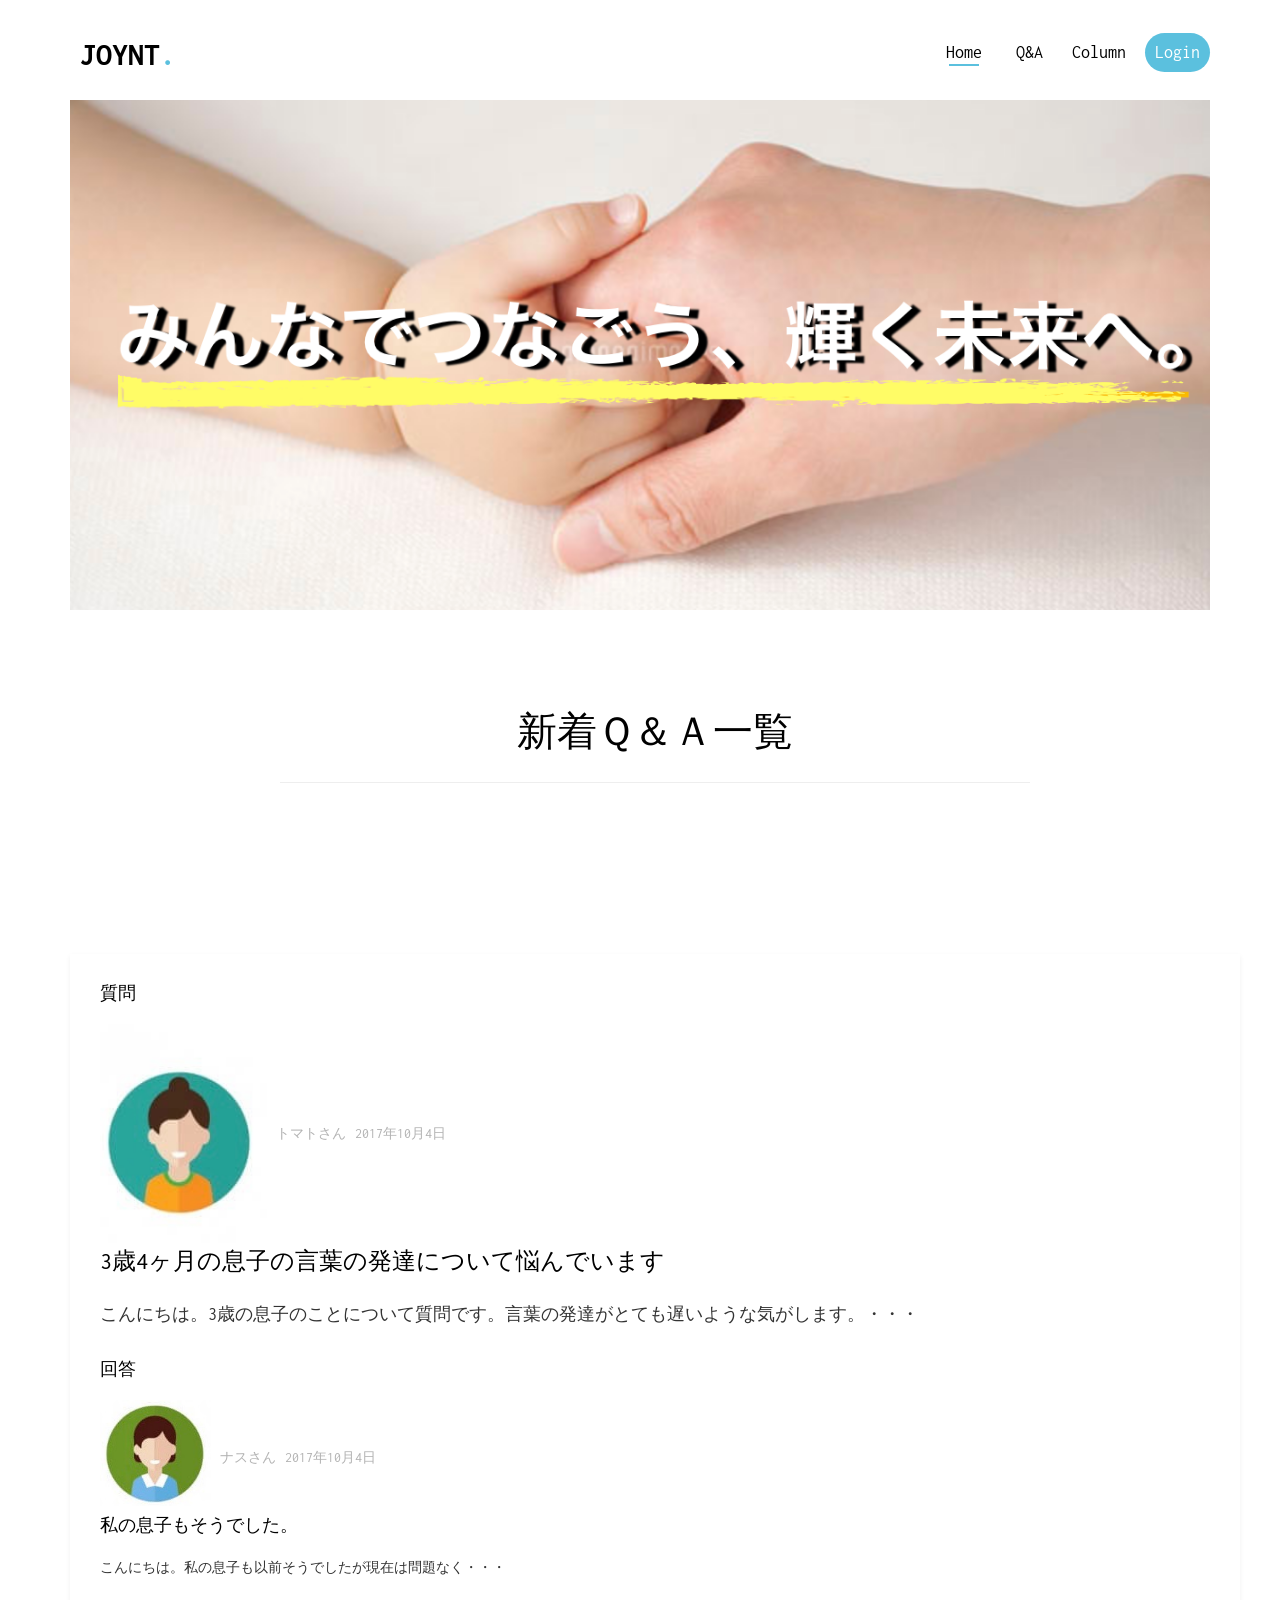
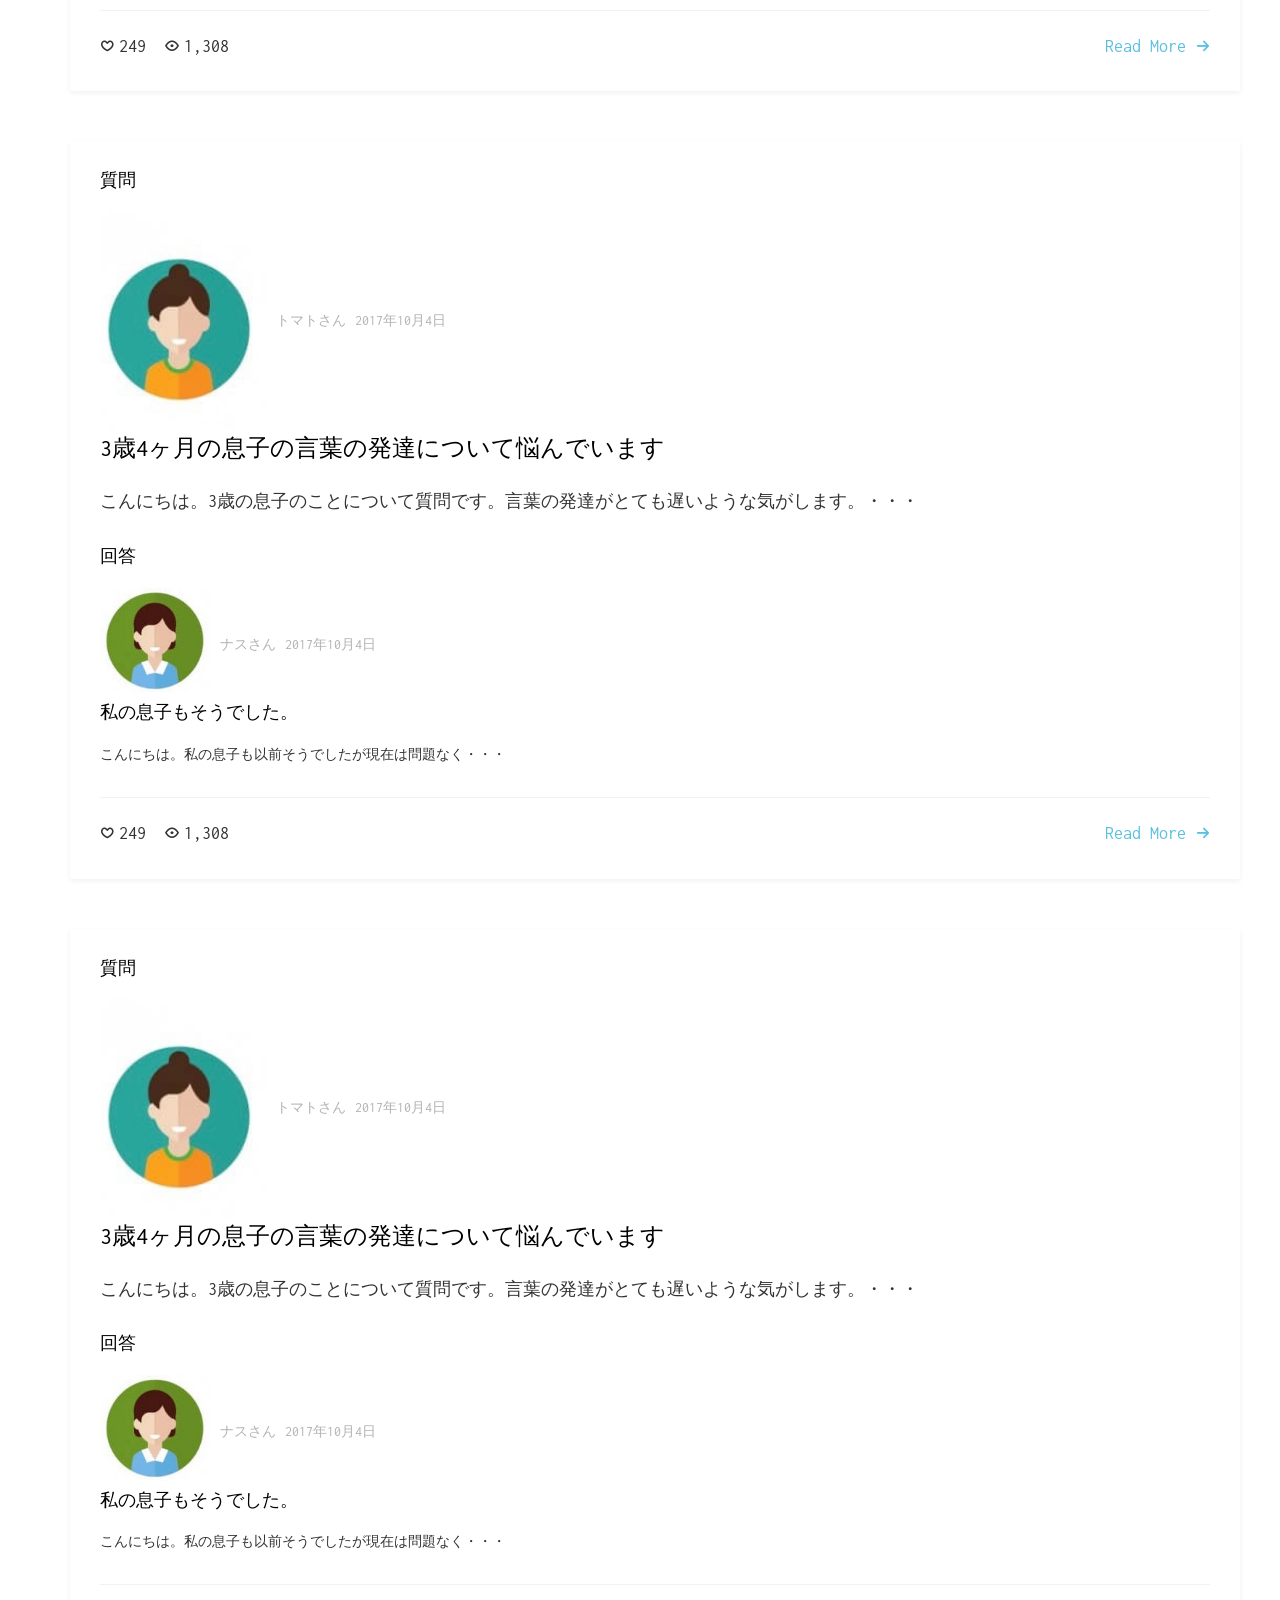
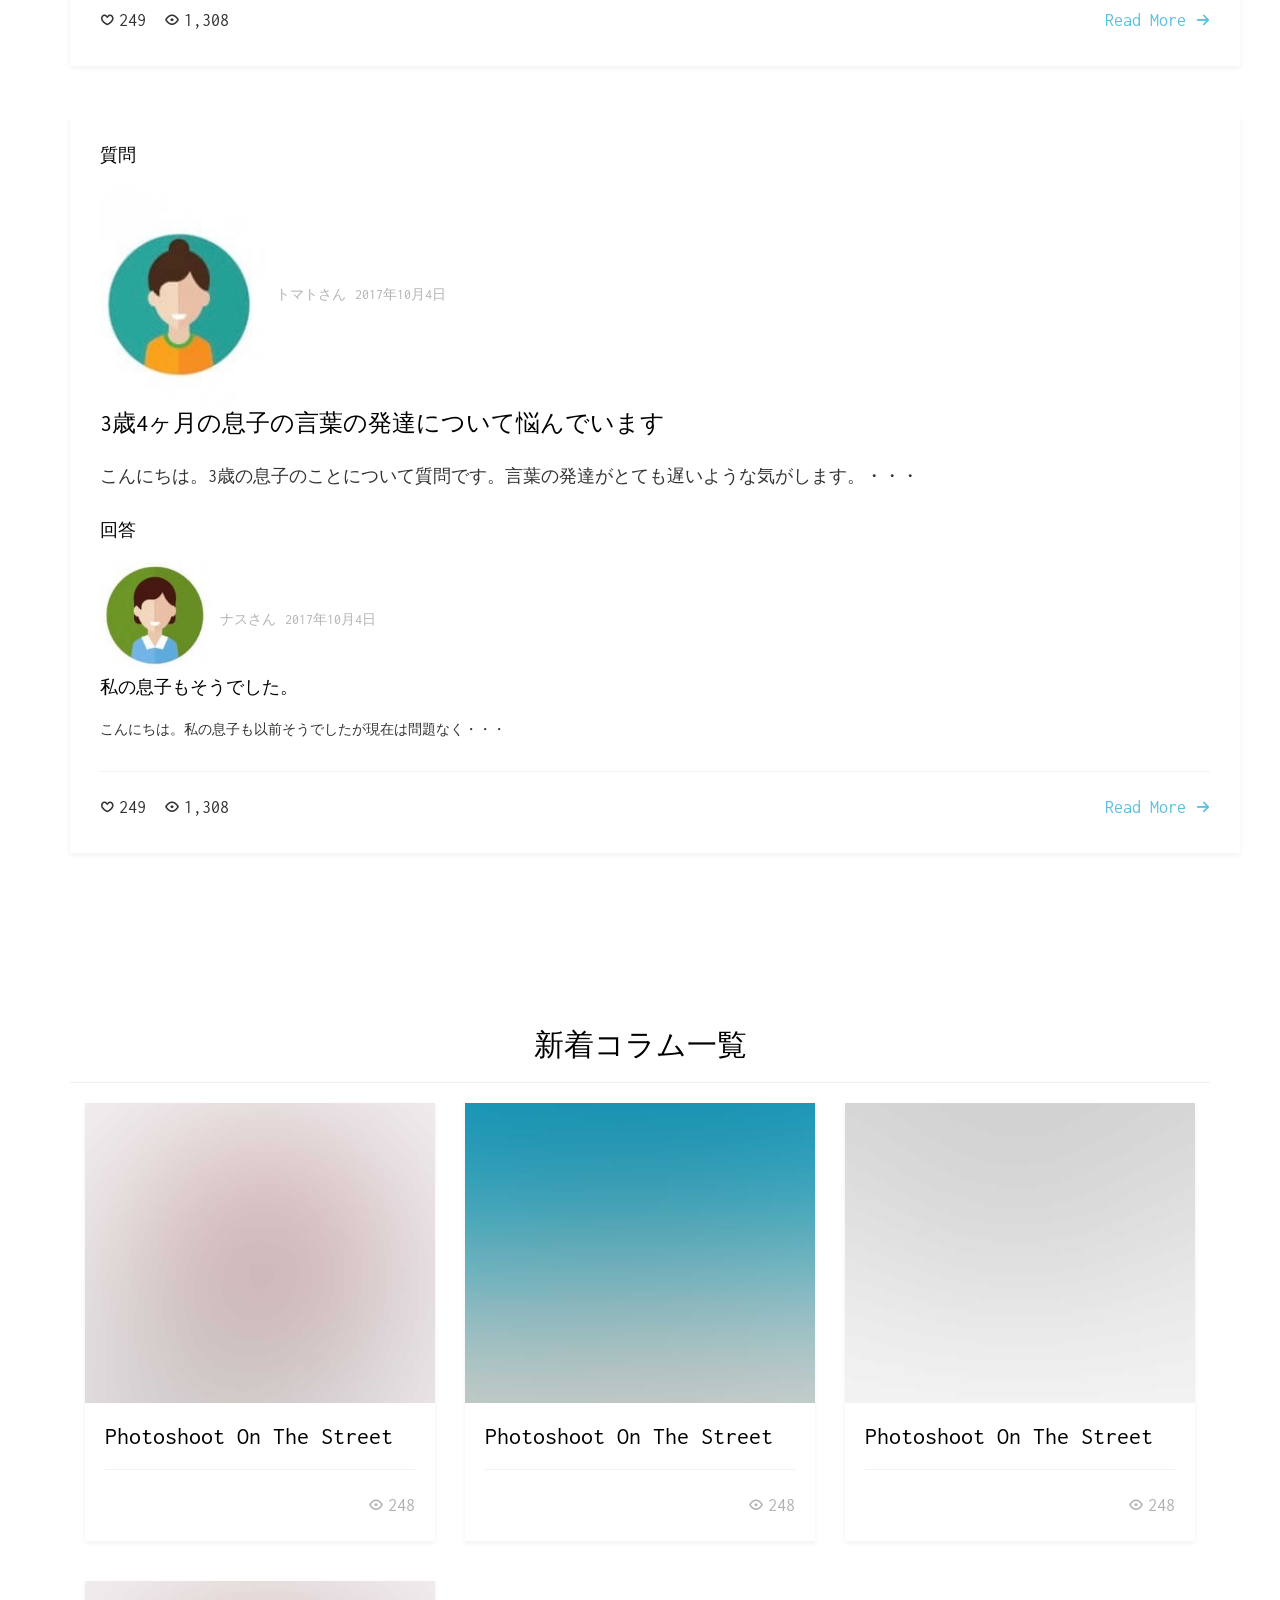
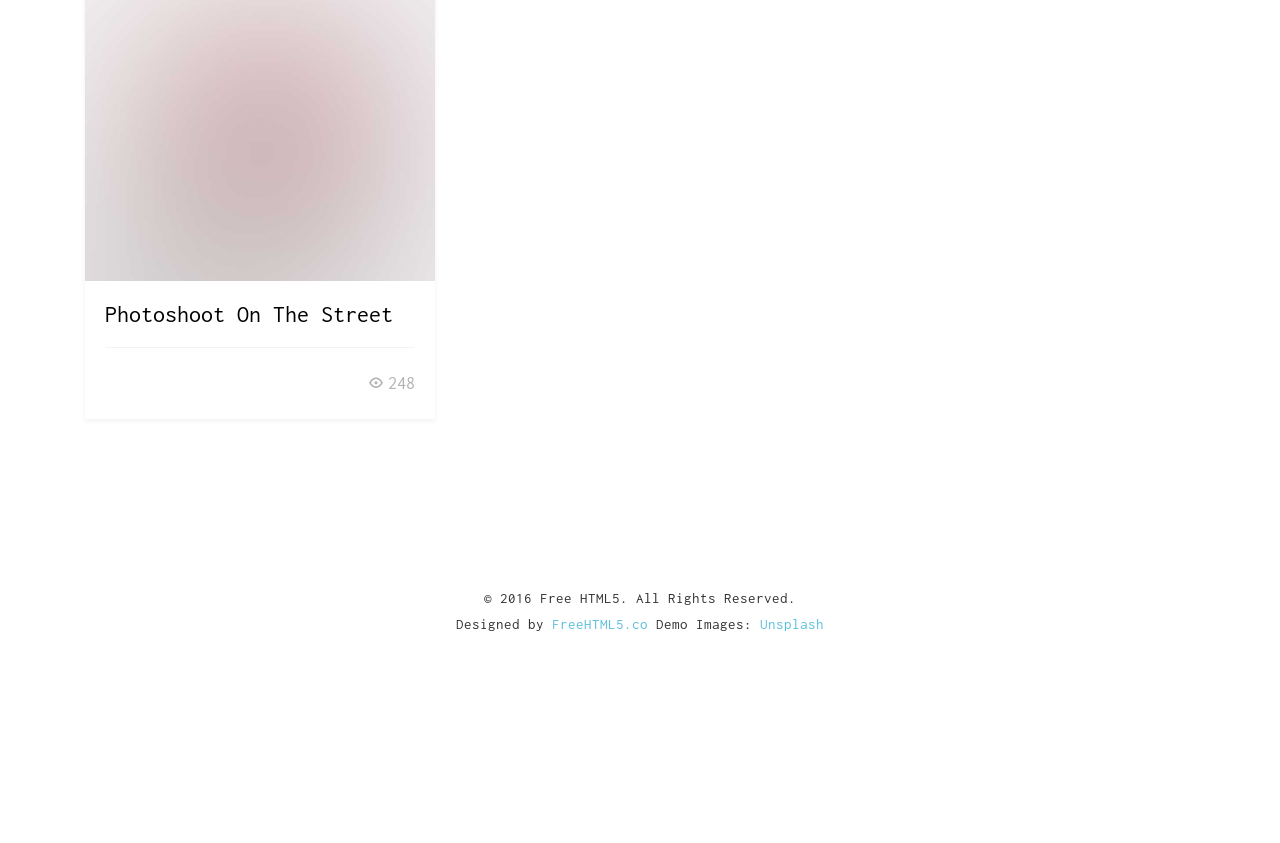
<file: 1.toppage/index.html>
<!DOCTYPE html>
<html lang="ja">
<head>
	<meta charset="utf-8">
	<meta http-equiv="X-UA-Compatible" content="IE=edge">
	<title>Joynt</title>
	<meta name="viewport" content="width=device-width, initial-scal=1">
	<meta name="description" content="Free HTML5 Website Template by freehtml5.co"/>
	<meta name="keywords" content="free website templates, free html5, free template, free bootstrap, free website template,html5, css3,mobile first,responsive" />
	<meta name="author" content="freehtml5.co" />



	<link href="https://fonts.googleapis.com/css?family=Inconsolata:400,700" rel="stylesheet">
	
	<!-- Animate.css -->
	<link rel="stylesheet" href="../css/animate.css">
	<!-- Icomoon Icon Fonts-->
	<link rel="stylesheet" href="../css/icomoon.css">
	<!-- Bootstrap  -->
	<link rel="stylesheet" href="../css/bootstrap.css">
	<!-- Flexslider  -->
	<link rel="stylesheet" href="../css/flexslider.css">
	<!-- Bootstrap  -->
	<link rel="stylesheet" href="../css/bootstrap_keiko.css">


	<!-- Theme style  -->
	<link rel="stylesheet" href="../css/style.css">
	<!-- Theme style  けーこCSS追加-->
	<link rel="stylesheet" href="../css/style_keiko.css">

	<!-- Modernizr JS -->
	<script src="../js/modernizr-2.6.2.min.js"></script>

	<!-- title けいこちゃん作 -->
	<link rel="stylesheet" href="../css/title_design.css">



</head>


<body>

	<div id="headerArea">
	<!-- <div id="contentsArea"> -->

	<div class="fh5co-loader"></div>

	<div id="page">
		<nav class="fh5co-nav" role="navigation">
			<div class="top-menu">
				<div class="container">
					<div class="row">
						<div class="col-xs-2">
							<div id="fh5co-logo"><a href="index.html">Joynt<span style="color: #5bc0de;">.</span></a></div>
						</div>
						<div class="col-xs-10 text-right menu-1">
						<ul>
							<li class="active"><a href="index.html">Home</a></li>
								<a href="../4.q&a/q&a.html">Q&A</a>
								<a href="../5.column/portfolio.html">Column</a>
							</li>
							<li class="btn-cta" ><a href="../2.signin/signin.html"><span>Login</span></a></li>
						</ul>
					</div>
					</div>
				</div>
			</div>
		</nav>
	</div>
</div>
<div style="margin-bottom: 0px;z-index: 0;"></div>
<!-- 	<header id="fh5co-header" class="fh5co-cover js-fullheight" role="banner"> -->
		<div class="overlay"></div>
		<div class="container">
			<div class="row">
				<div class="col-md-12">
			<img src="images/toppageimg.png" width=100% heigjt=70%>

			    </div>
		   </div>
<!-- 	</header> -->
<br>
<!-- ここ真ん中 -->
<br>
<br>


<div id="fh5co-qanda">
		<div class="container">
			<div class="row animate-box">
				<div class="col-md-8 col-md-offset-2 text-center fh5co-heading">
					<h2>新着Ｑ＆Ａ一覧</h2><hr>
				</div>
			</div>
			
			<!-- りたりこからとって来たところ　回答一覧 -->
			<!-- <div class="row"> -->

			<div class="row">
				<div class="col-md-12-keiko">
					<br>
					<br>


<!-- データベースに接続しないといけない 関数の定義が必要-->
					<div class="fh5co-qanda">
						<!-- <a href="#" class="blog-bg" style="background-image: url(images/blog-1.jpg);"></a> -->
						<div class="blog-text">
							<div class="blog-text-question">
								<h4>質問</h4>
								<img class="posted_on-icon-question" src="images/human-illust-386-03.jpg">
								<span class="posted_on-username">トマトさん</span>
								<span class="posted_on">2017年10月4日</span>

								<h3>
									<a href="#">3歳4ヶ月の息子の言葉の発達について悩んでいます</a>
								</h3>
								<p>こんにちは。3歳の息子のことについて質問です。言葉の発達がとても遅いような気がします。・・・</p>
							</div>

							<div class="blog-text-answer">
								<h4>回答</h4>
								<img class="posted_on-icon-answer" src="images/human-illust-386-032.jpg">
								<span class="posted_on-username">ナスさん</span>
								<span class="posted_on">2017年10月4日</span>

								<h4>
									<a href="#"></a>私の息子もそうでした。
								</h4>
								<p>こんにちは。私の息子も以前そうでしたが現在は問題なく・・・</p>
							</div>
						
							<ul class="stuff">
								<li><i class="icon-heart2"></i>249</li>
								<li><i class="icon-eye2"></i>1,308</li>
								<li><a href="#">Read More<i class="icon-arrow-right22"></i></a></li>
							</ul>
						</div> 
					</div>
<!-- ここまで -->
				
					<div class="fh5co-qanda">
						<!-- <a href="#" class="blog-bg" style="background-image: url(images/blog-1.jpg);"></a> -->
						<div class="blog-text">
							<div class="blog-text-question">
								<h4>質問</h4>
								<img class="posted_on-icon-question" src="images/human-illust-386-03.jpg">
								<span class="posted_on-username">トマトさん</span>
								<span class="posted_on">2017年10月4日</span>

								<h3>
									<a href="#">3歳4ヶ月の息子の言葉の発達について悩んでいます</a>
								</h3>
								<p>こんにちは。3歳の息子のことについて質問です。言葉の発達がとても遅いような気がします。・・・</p>
							</div>

							<div class="blog-text-answer">
								<h4>回答</h4>
								<img class="posted_on-icon-answer" src="images/human-illust-386-032.jpg">
								<span class="posted_on-username">ナスさん</span>
								<span class="posted_on">2017年10月4日</span>

								<h4>
									<a href="#"></a>私の息子もそうでした。
								</h4>
								<p>こんにちは。私の息子も以前そうでしたが現在は問題なく・・・</p>
							</div>
						
							<ul class="stuff">
								<li><i class="icon-heart2"></i>249</li>
								<li><i class="icon-eye2"></i>1,308</li>
								<li><a href="#">Read More<i class="icon-arrow-right22"></i></a></li>
							</ul>
						</div> 
					</div>
				
					<div class="fh5co-qanda">
						<!-- <a href="#" class="blog-bg" style="background-image: url(images/blog-1.jpg);"></a> -->
						<div class="blog-text">
							<div class="blog-text-question">
								<h4>質問</h4>
								<img class="posted_on-icon-question" src="images/human-illust-386-03.jpg">
								<span class="posted_on-username">トマトさん</span>
								<span class="posted_on">2017年10月4日</span>

								<h3>
									<a href="#">3歳4ヶ月の息子の言葉の発達について悩んでいます</a>
								</h3>
								<p>こんにちは。3歳の息子のことについて質問です。言葉の発達がとても遅いような気がします。・・・</p>
							</div>

							<div class="blog-text-answer">
								<h4>回答</h4>
								<img class="posted_on-icon-answer" src="images/human-illust-386-032.jpg">
								<span class="posted_on-username">ナスさん</span>
								<span class="posted_on">2017年10月4日</span>

								<h4>
									<a href="#"></a>私の息子もそうでした。
								</h4>
								<p>こんにちは。私の息子も以前そうでしたが現在は問題なく・・・</p>
							</div>
						
							<ul class="stuff">
								<li><i class="icon-heart2"></i>249</li>
								<li><i class="icon-eye2"></i>1,308</li>
								<li><a href="#">Read More<i class="icon-arrow-right22"></i></a></li>
							</ul>
						</div> 
					</div>
				
					<div class="fh5co-qanda">
						<!-- <a href="#" class="blog-bg" style="background-image: url(images/blog-1.jpg);"></a> -->
						<div class="blog-text">
							<div class="blog-text-question">
								<h4>質問</h4>
								<img class="posted_on-icon-question" src="images/human-illust-386-03.jpg">
								<span class="posted_on-username">トマトさん</span>
								<span class="posted_on">2017年10月4日</span>

								<h3>
									<a href="#">3歳4ヶ月の息子の言葉の発達について悩んでいます</a>
								</h3>
								<p>こんにちは。3歳の息子のことについて質問です。言葉の発達がとても遅いような気がします。・・・</p>
							</div>

							<div class="blog-text-answer">
								<h4>回答</h4>
								<img class="posted_on-icon-answer" src="images/human-illust-386-032.jpg">
								<span class="posted_on-username">ナスさん</span>
								<span class="posted_on">2017年10月4日</span>

								<h4>
									<a href="#"></a>私の息子もそうでした。
								</h4>
								<p>こんにちは。私の息子も以前そうでしたが現在は問題なく・・・</p>
							</div>
						
							<ul class="stuff">
								<li><i class="icon-heart2"></i>249</li>
								<li><i class="icon-eye2"></i>1,308</li>
								<li><a href="#">Read More<i class="icon-arrow-right22"></i></a></li>
							</ul>
						</div> 
					</div>
			
				</div>

		</div>
	</div>



	
	
	<div id="fh5co-blog">
		<h2 style="text-align: center;">新着コラム一覧</h2><hr>
				<div class="col-md-4">
					<div class="fh5co-portfolio animate-box">
						<a href="#">
							<div class="portfolio-entry" style="background-image: url(images/portfolio-5.jpg);"></div>
							<div class="portfolio-text">
								<h3>Photoshoot On The Street</h3>
								<ul class="stuff">
									<li><i class="icon-eye2"></i>248</li>
								</ul>
							</div> 
						</a>
					</div>
				</div>
				<div class="col-md-4">
					<div class="fh5co-portfolio animate-box">
						<a href="#">
							<div class="portfolio-entry" style="background-image: url(images/portfolio-4.jpg);"></div>
							<div class="portfolio-text">
								<h3>Photoshoot On The Street</h3>
								<ul class="stuff">
									<li><i class="icon-eye2"></i>248</li>
								</ul>
							</div> 
						</a>
					</div>
				</div>
				<div class="col-md-4">
					<div class="fh5co-portfolio animate-box">
						<a href="#">
							<div class="portfolio-entry" style="background-image: url(images/portfolio-6.jpg);"></div>
							<div class="portfolio-text">
								<h3>Photoshoot On The Street</h3>
								<ul class="stuff">
									<li><i class="icon-eye2"></i>248</li>
								</ul>
							</div> 
						</a>
					</div>
				</div>
				<div class="col-md-4">
					<div class="fh5co-portfolio animate-box">
						<a href="#">
							<div class="portfolio-entry" style="background-image: url(images/portfolio-5.jpg);"></div>
							<div class="portfolio-text">
								<h3>Photoshoot On The Street</h3>
								<ul class="stuff">
									<li><i class="icon-eye2"></i>248</li>
								</ul>
							</div> 
						</a>
					</div>
				</div>
				<div class="col-md-4">
					<div class="fh5co-portfolio animate-box">
						<a href="#">
							<div class="portfolio-entry" style="background-image: url(images/portfolio-4.jpg);"></div>
							<div class="portfolio-text">
								<h3>Photoshoot On The Street</h3>
								<ul class="stuff">
									<li><i class="icon-eye2"></i>248</li>
								</ul>
							</div> 
						</a>
					</div>
				</div>
				<div class="col-md-4">
					<div class="fh5co-portfolio animate-box">
						<a href="#">
							<div class="portfolio-entry" style="background-image: url(images/portfolio-6.jpg);"></div>
							<div class="portfolio-text">
								<h3>Photoshoot On The Street</h3>
								<ul class="stuff">
									<li><i class="icon-eye2"></i>248</li>
								</ul>
							</div> 
						</a>
					</div>
				</div>
			</div>
		</div>
	</div>
</div>




	<footer id="fh5co-footer" role="contentinfo">
						

			<div class="row copyright">
				<div class="col-md-12 text-center">
					<p>
						<small class="block">&copy; 2016 Free HTML5. All Rights Reserved.</small> 
						<small class="block">Designed by <a href="http://freehtml5.co/" target="_blank">FreeHTML5.co</a> Demo Images: <a href="http://unsplash.co/" target="_blank">Unsplash</a></small>
					</p>
 				</div>
			</div>

		</div>
	</footer>



	<div class="gototop js-top">
		<a href="#" class="js-gotop"><i class="icon-arrow-up22"></i></a>
	</div>
	
	<!-- jQuery -->
	<script src="../js/jquery.min.js"></script>
	<!-- jQuery Easing -->
	<script src="../js/jquery.easing.1.3.js"></script>
	<!-- Bootstrap -->
	<script src="../js/bootstrap.min.js"></script>
	<!-- Waypoints -->
	<script src="../js/jquery.waypoints.min.js"></script>
	<!-- Flexslider -->
	<script src="../js/jquery.flexslider-min.js"></script>
	<!-- Main -->
	<script src="../js/main.js"></script>

	</body>
</html>
</file>
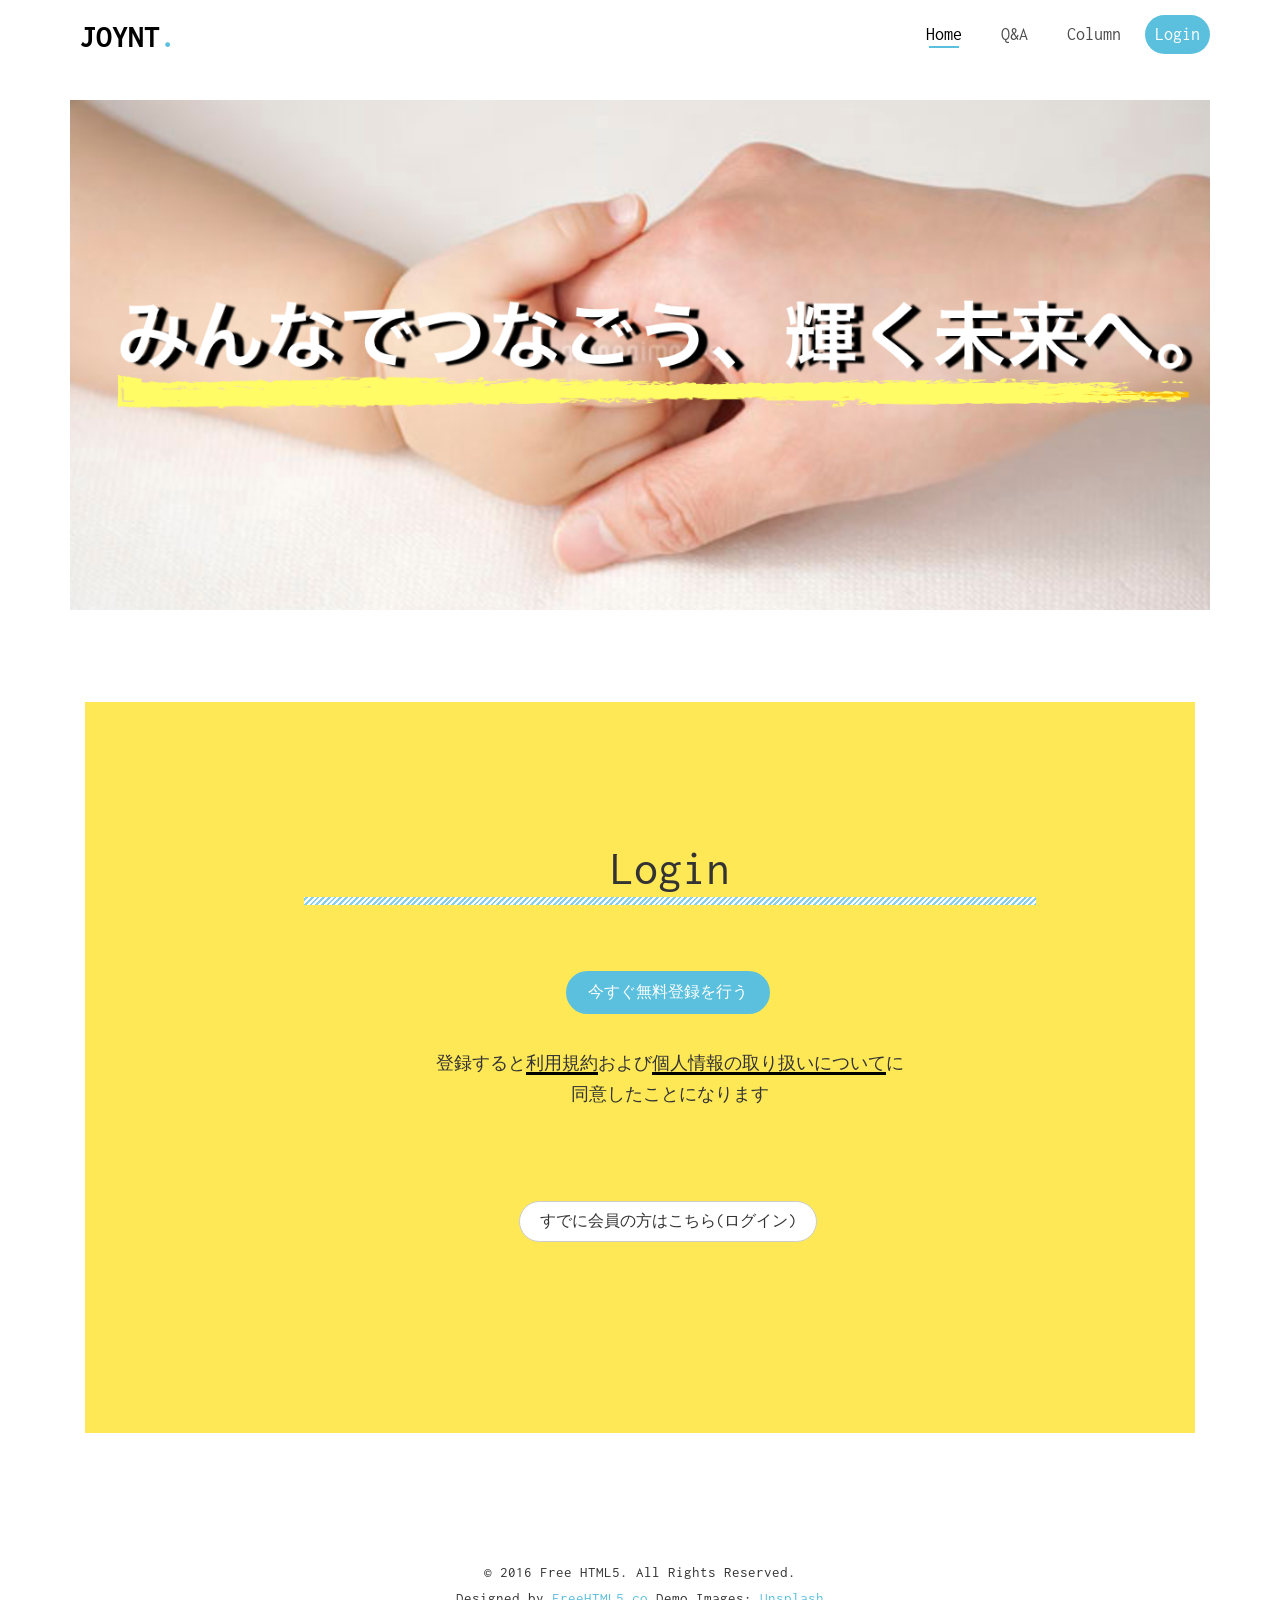
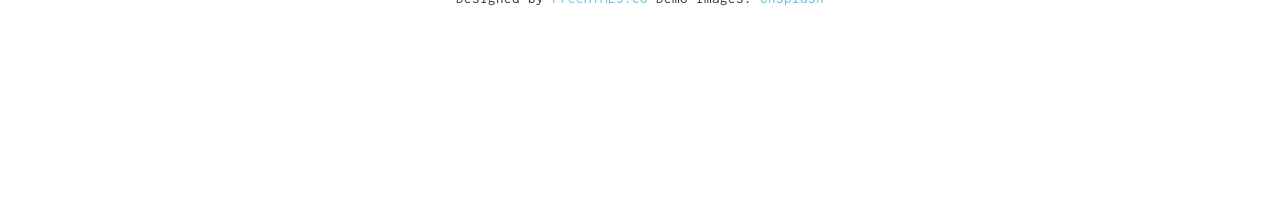
<file: 2.signin/signin.html>
<!DOCTYPE HTML>
<html lang="ja">
	<head>
	<meta charset="utf-8">
	<meta http-equiv="X-UA-Compatible" content="IE=edge">
	<title>Air &mdash; Free Website Template, Free HTML5 Template by freehtml5.co</title>
	<meta name="viewport" content="width=device-width, initial-scale=1">
	<meta name="description" content="Free HTML5 Website Template by freehtml5.co" />
	<meta name="keywords" content="free website templates, free html5, free template, free bootstrap, free website template, html5, css3, mobile first, responsive" />
	<meta name="author" content="freehtml5.co" />


	<!-- <link href="https://fonts.googleapis.com/css?family=Work+Sans:300,400,500,700,800" rel="stylesheet">	 -->
	<link href="https://fonts.googleapis.com/css?family=Inconsolata:400,700" rel="stylesheet">
	
	<!-- Animate.css -->
	<link rel="stylesheet" href="../css/animate.css">
	<!-- Icomoon Icon Fonts-->
	<link rel="stylesheet" href="../css/icomoon.css">
	<!-- Bootstrap  -->
	<link rel="stylesheet" href="../css/bootstrap.css">
	<!-- Flexslider  -->
	<link rel="stylesheet" href="../css/flexslider.css">

	<!-- Theme style  -->
	<link rel="stylesheet" href="../css/style.css">

	<!-- Modernizr JS -->
	<script src="../js/modernizr-2.6.2.min.js"></script>
	<!-- FOR IE9 below -->
	<!--[if lt IE 9]>
	<script src="js/respond.min.js"></script>
	<![endif]-->

	<!-- すづかが作ったCSS -->
	<link rel="stylesheet" href="../css/topimage.css">

	</head>
	<body>
		<div id="headerArea">
	<!-- <div id="contentsArea"> -->

	<div class="fh5co-loader"></div>

	<div id="page">
		<nav class="fh5co-nav" role="navigation">
			<div class="top-menu">
				<div class="container">
					<div class="row">
						<div class="col-xs-2">
							<div id="fh5co-logo"><a href="index.html">Joynt<span style="color: #5bc0de;">.</span></a></div>
						</div>
						<div class="col-xs-10 text-right menu-1">
						<ul>
							<li class="active"><a href="index.html">Home</a></li>
							<li class="has-dropdown">
								<a href="../4.q&a/q&a.html">Q&A</a>
								<ul class="dropdown">
									<li><a href="#">Q＆A一覧を見る</a></li>
									<li><a href="#">質問
									・回答をする</a></li>
								</ul>
							</li>
							<li class="has-dropdown"><a href="../5.column/portfolio.html">Column</a>
								<ul class="dropdown">
									<li><a href="#">コラム一覧を見る</a></li>
									<li><a href="#">コラムを投稿する</a></li>
								</ul>
							</li>
							<li class="btn-cta" ><a href="../2.signin/signin.html"><span>Login</span></a></li>
						</ul>
					</div>
					</div>
				</div>
			</div>
		</nav>
	</div>
</div>

<div style="margin-bottom: 0px;z-index: 0;"></div>
<!-- 	<header id="fh5co-header" class="fh5co-cover js-fullheight" role="banner"> -->
		<div class="overlay"></div>
		<div class="container">
			<div class="row">
				<div class="col-md-12">
			<img src="images/toppageimg.png" width=100% heigjt=70%>

			    </div>
		   </div>
<!-- 	</header> -->
<br>
<!-- ここ真ん中 -->
<br>
<br>

<div class="col-md-12 text-center">
	<div id="fh5co-features" >
		<div class="container">
			<div class="services-padding">
				<div class="row">
					<div>
							<span class="under_login">
								<font size="7"><font color="#fee856">・・・・・・</font>Login<font color="#fee856">・・・・・・</font></font>
							</span>

						<br>
						<br>

						<br>
						<input type="submit" class="btn btn-primary" value="今すぐ無料登録を行う" >
					</div>
					<br>


					<p>登録すると<span class="under">利用規約</span>および<span class="under">個人情報の取り扱いについて</span>に<br>同意したことになります</p>
					
					<br>
					<br>
					<div>
					<input type="submit" class="btn btn-default" value="すでに会員の方はこちら(ログイン)" >
					</div>

					<br>
					<br>
				</div>
			</div>
		</div>
	</div>
</div>
	<footer id="fh5co-footer" role="contentinfo">
						<!-- <div class="fh5co-logo" ><a href="test.html"><span class="col-md-12 text-center"><span style="font-size: 50px; color: black;">Joynt</span><span style="font-size:50px;color: #5bc0de;">.</span></span></a></div>
					</div><br>


		<div class="container">
			<div class="row row-pb-md">
				<div class="col-md-2 col-md-push-1 fh5co-widget">
					<h4>Home</h4>
				</div>
				<div class="col-md-2 col-md-push-1 fh5co-widget">
					<h4>コラム</h4>
				</div>

				<div class="col-md-2 col-md-push-1 fh5co-widget">
					<h4>Q&A</h4>
				</div>

				<div class="col-md-2 col-md-push-1 fh5co-widget">
					<h4>About</h4>
				</div>
				<div class="col-md-2 col-md-push-1 fh5co-widget">
					<h4>Contact</h4>
				</div>
				<div class="col-md-2 col-md-push-1 fh5co-widget">
					<h4>Login</h4>
				</div>





			</div> -->

			<div class="row copyright">
				<div class="col-md-12 text-center">
					<p>
						<small class="block">&copy; 2016 Free HTML5. All Rights Reserved.</small> 
						<small class="block">Designed by <a href="http://freehtml5.co/" target="_blank">FreeHTML5.co</a> Demo Images: <a href="http://unsplash.co/" target="_blank">Unsplash</a></small>
					</p>
 				</div>
			</div>

		</div>
	</footer>



	<div class="gototop js-top">
		<a href="#" class="js-gotop"><i class="icon-arrow-up22"></i></a>
	</div>
	
	<!-- jQuery -->
	<script src="../js/jquery.min.js"></script>
	<!-- jQuery Easing -->
	<script src="../js/jquery.easing.1.3.js"></script>
	<!-- Bootstrap -->
	<script src="../js/bootstrap.min.js"></script>
	<!-- Waypoints -->
	<script src="../js/jquery.waypoints.min.js"></script>
	<!-- Flexslider -->
	<script src="../js/jquery.flexslider-min.js"></script>
	<!-- Main -->
	<script src="../js/main.js"></script>

	</body>
</html>
</file>
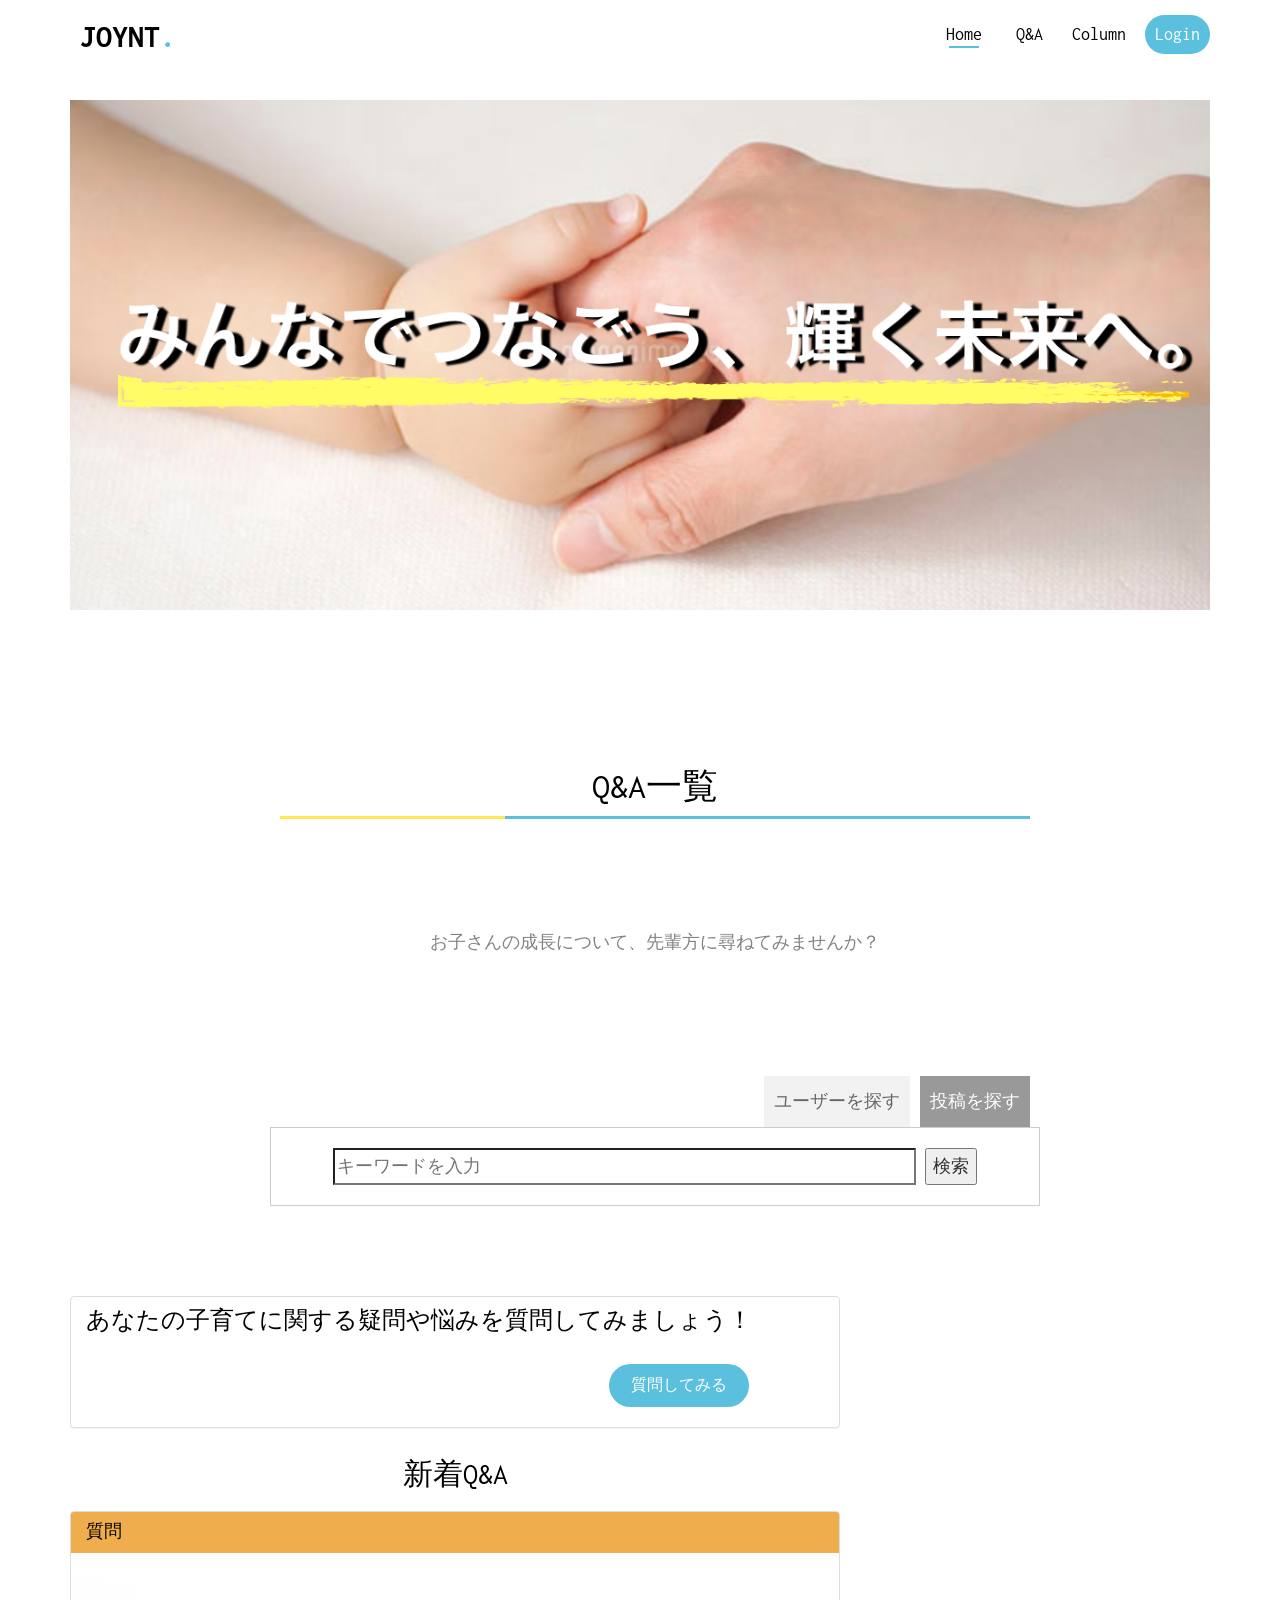
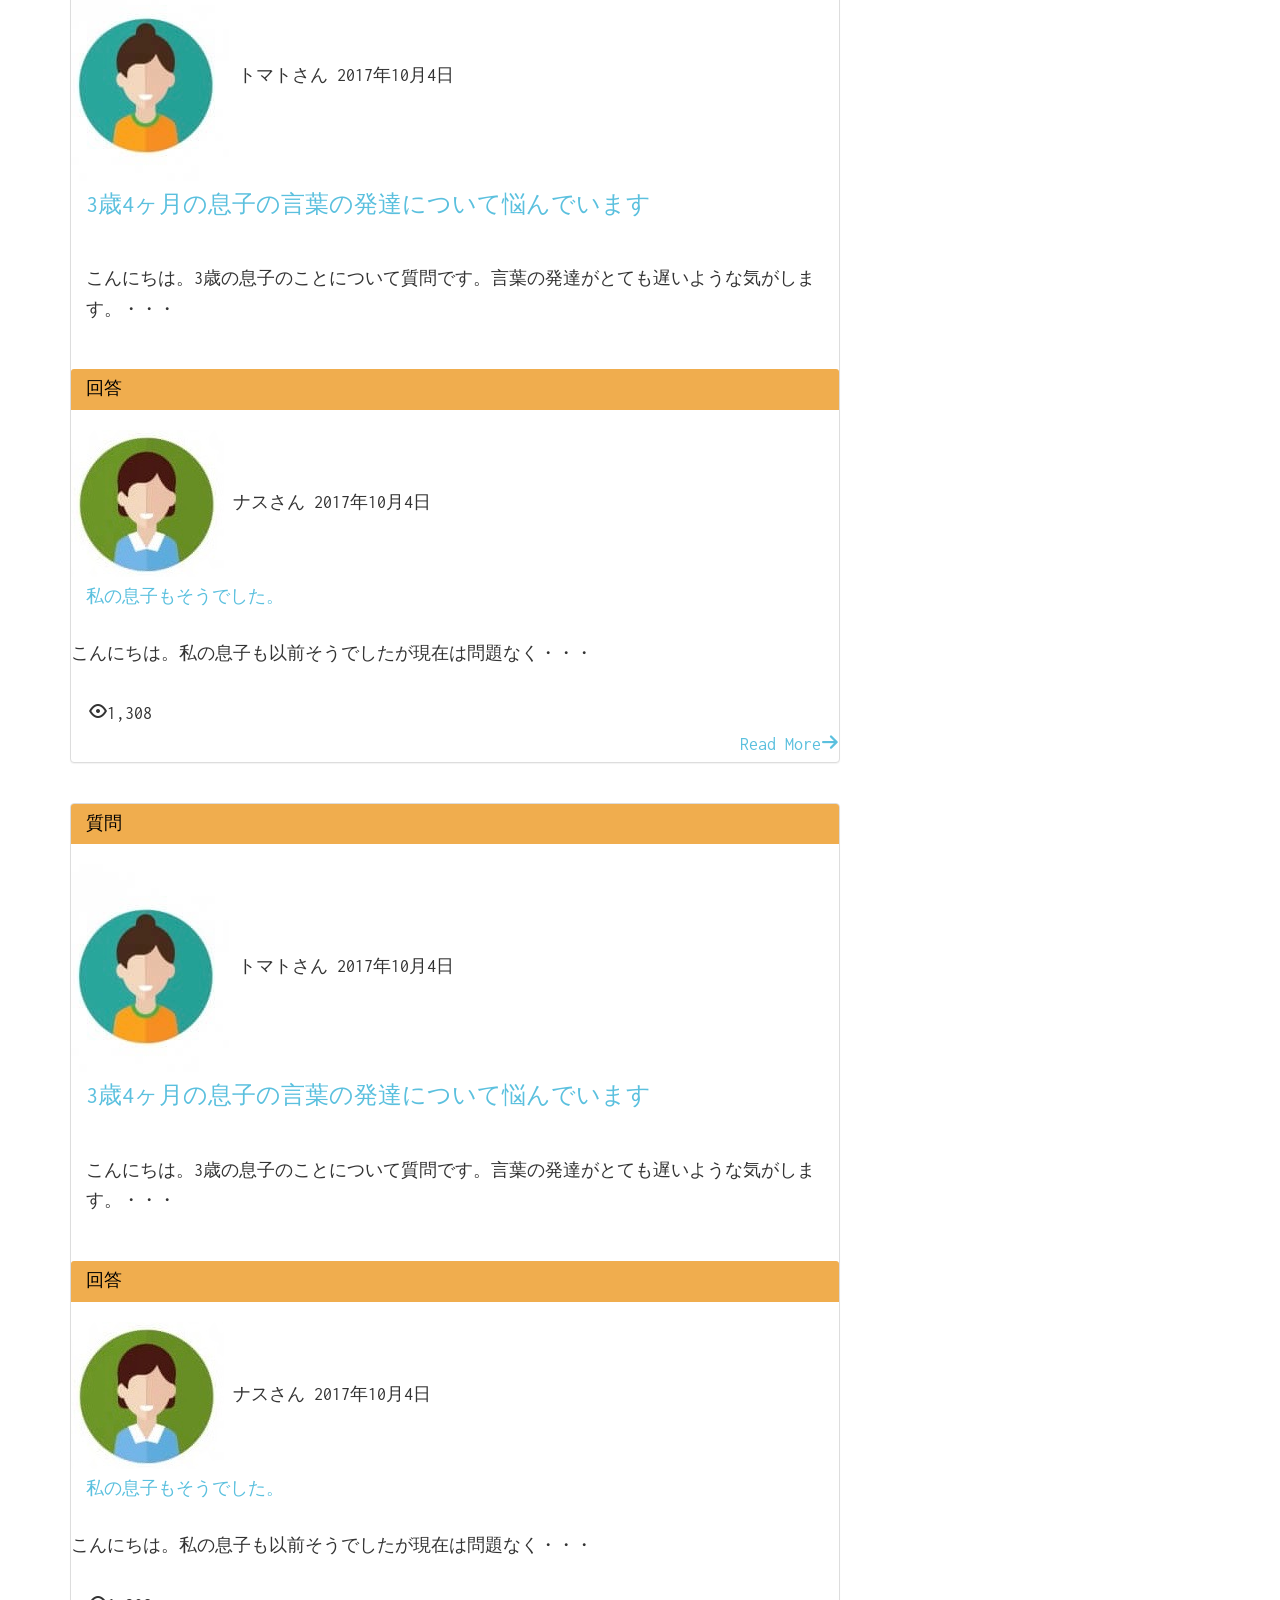
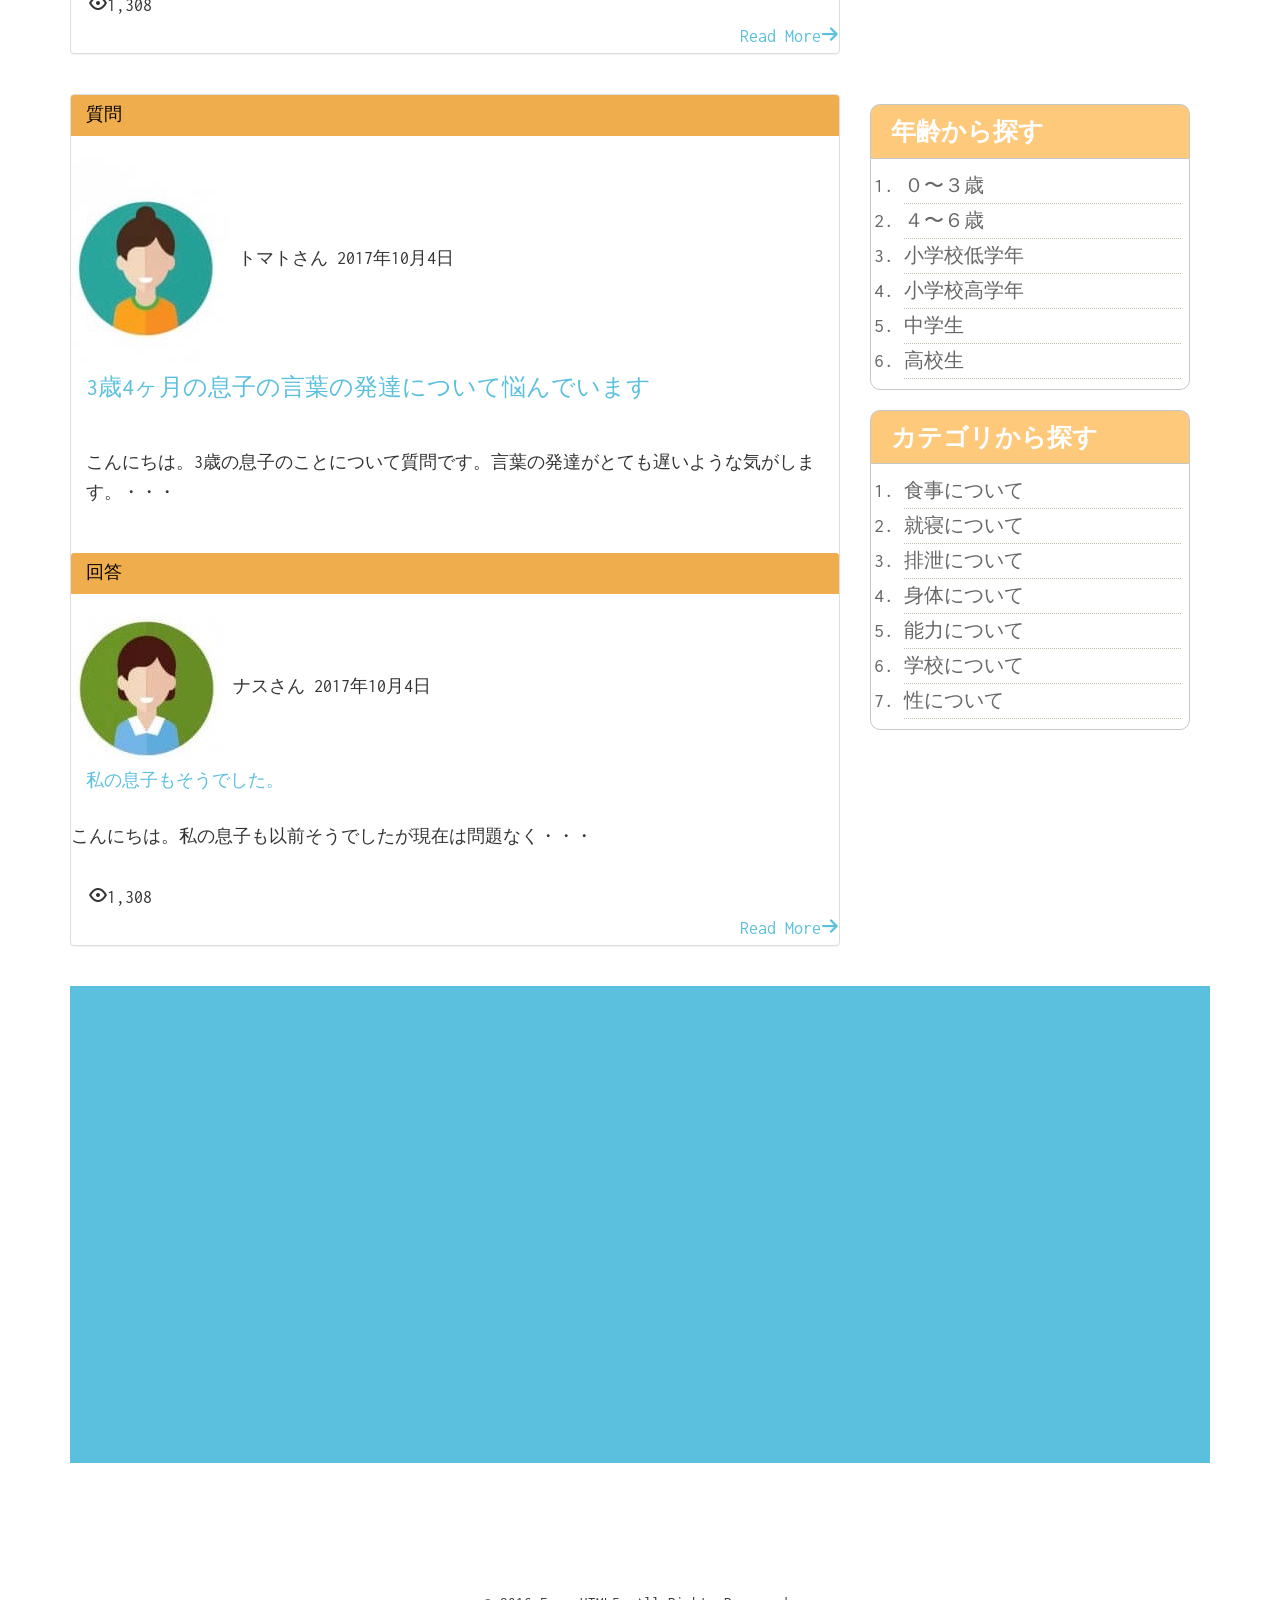
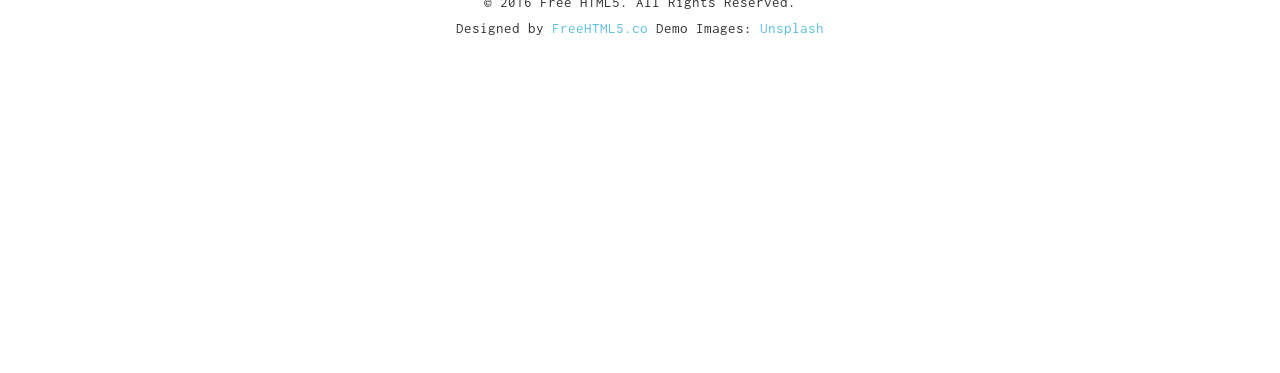
<file: 4.q&a/q&a.html>
<!DOCTYPE HTML>
<html>
	<head>
	<meta charset="utf-8">
	<meta http-equiv="X-UA-Compatible" content="IE=edge">
	<title>Air &mdash; Free Website Template, Free HTML5 Template by freehtml5.co</title>
	<meta name="viewport" content="width=device-width, initial-scale=1">
	<meta name="description" content="Free HTML5 Website Template by freehtml5.co" />
	<meta name="keywords" content="free website templates, free html5, free template, free bootstrap, free website template, html5, css3, mobile first, responsive" />
	<meta name="author" content="freehtml5.co" />

	
	<link href="https://fonts.googleapis.com/css?family=Inconsolata:400,700" rel="stylesheet">
	
	<!-- Animate.css -->
	<link rel="stylesheet" href="../css/animate.css">
	<!-- Icomoon Icon Fonts-->
	<link rel="stylesheet" href="../css/icomoon.css">
	<!-- Bootstrap  -->
	<link rel="stylesheet" href="../css/bootstrap.css">
	<!-- Flexslider  -->
	<link rel="stylesheet" href="../css/flexslider.css">

	<!-- Theme style  -->
	<link rel="stylesheet" href="../css/style.css">
	<!-- keiko.css -->
	<link rel="stylesheet" href="keiko.css">

	<!-- Modernizr JS -->
	<script src="../js/modernizr-2.6.2.min.js"></script>
	<!-- FOR IE9 below -->
	<!--[if lt IE 9]>
	<script src="js/respond.min.js"></script>
	<![endif]-->



	</head>
	
	<!-- ナビバー固定　ゆき -->
	<body>

	<div id="headerArea">
	<!-- <div id="contentsArea"> -->

	<div class="fh5co-loader"></div>

	<div id="page">
		<nav class="fh5co-nav" role="navigation">
			<div class="top-menu">
				<div class="container">
					<div class="row">
						<div class="col-xs-2">
							<div id="fh5co-logo"><a href="index.html">Joynt<span style="color: #5bc0de;">.</span></a></div>
						</div>
						<div class="col-xs-10 text-right menu-1">
						<ul>
							<li class="active"><a href="index.html">Home</a></li>
								<a href="../4.q&a/q&a.html">Q&A</a>
								<a href="../5.column/portfolio.html">Column</a>
							</li>
							<li class="btn-cta" ><a href="../2.signin/signin.html"><span>Login</span></a></li>
						</ul>
					</div>
					</div>
				</div>
			</div>
		</nav>
	</div>
</div>
<div style="margin-bottom: 0px;z-index: 0;"></div>
<!-- 	<header id="fh5co-header" class="fh5co-cover js-fullheight" role="banner"> -->
		<div class="overlay"></div>
		<div class="container">
			<div class="row">
				<div class="col-md-12">
			<img src="images/toppageimg.png" width=100% heigjt=70%>

			    </div>
		   </div>
<!-- 	</header> -->
<br>
<!-- ここ真ん中 -->

<!-- ナビバー固定ここまで　ゆき -->




<body>

	<div id="fh5co-blog">
		<div class="container">
			<div class="row animate-box">
				<div class="col-md-8 col-md-offset-2 text-center fh5co-heading">
					<h1 class="title">Q&A一覧</h1>
				</div>
				<div class="col-md-8 col-md-offset-2 text-center fh5co-heading">
					<p>お子さんの成長について、先輩方に尋ねてみませんか？</p>
				</div>

				<!-- keyword検索 -->
				<div class="container_keyword">
 					<div class="row animate-box">
    					<div class="col-md-8 col-md-offset-2 text-center fh5co-heading">
     						<ul class="tab">
        						<li class="active">投稿を探す</li>
        						<li>ユーザーを探す</li>
    					 	</ul>
     					<div class="tabContent active">
       						<form action="cgi-bin/example.cgi" method="post">
        					<input type="search" name="search" placeholder="キーワードを入力"  style="width:80%;">
        					<input type="submit" name="submit" value="検索">
       						</form>
     					</div>
     					<div class="tabContent">
       						<form action="cgi-bin/example.cgi" method="post">
        					<input type="search" name="search" placeholder="キーワードを入力" style="width:80%;">
        					<input type="submit" name="submit" value="検索">
       						</form>
     					</div>
   		 			</div>
  			 	</div>
  			 	<!-- ./container_keyword -->
			</div>
			<!-- ./row animate-box -->



			<div class="row">
				<!-- りたりこからとって来たところ 質問フォーム -->
				<div class="font-group col-md-8">
					<div class="panel panel-default community-top-page-header-field-keiko form-group">
      					<div class="form clearfix">
       				 		<div class="text-field panel-heading">
         				 		<h3>あなたの子育てに関する疑問や悩みを質問してみましょう！</h3>
       				 		</div>
       				 		<a class="link" rel="nofollow" href="">
       				 			<!-- <img class="image" src="/assets/qa/pcqustion_button-16e378b7687197fe97bda89ca62943a6e675d8e5d0b6d37b081e23bb5f7318b6.png" alt="Qustion button"> -->
       				 			<a href="#" class="btn btn-primary" style="margin-left: 70%; margin-bottom: 20px;">質問してみる</a>
       				 		</a>
      					</div>
    				</div>
    			</div>
    			<!-- ./font-group col-md-8-->


				<div class="col-md-8">
					<h2 style="text-align: center;">新着Q&A</h2>

					<div class="panel panel-default fh5co-blog animate-box">
						<div class="blog-text-question">
							<h4 class="panel-heading" style="background: #f0ad4e;">質問</h4>
								<img class="posted_on-icon-question" src="human-illust-386-03.jpg">
								<span class="posted_on-username">トマトさん</span>
								<span class="posted_on">2017年10月4日</span>
							<h3 class="panel-heading"><a href="#">3歳4ヶ月の息子の言葉の発達について悩んでいます</a></h3>
								<p class="panel-body">こんにちは。3歳の息子のことについて質問です。言葉の発達がとても遅いような気がします。・・・</p>
						</div>
						<div class="blog-text-answer">
							<h4 class="panel-heading" style="background: #f0ad4e;">回答</h4>
								<img class="posted_on-icon-answer" src="human-illust-386-032.jpg">
								<span class="posted_on-username">ナスさん</span>
								<span class="posted_on">2017年10月4日</span>
							<h4 class="panel-heading" style="color: #5bc0de;"><a href="#"></a>私の息子もそうでした。</h4>
								<p>こんにちは。私の息子も以前そうでしたが現在は問題なく・・・</p>
						</div>
						<ul class="stuff">
							<li><i class="icon-eye2"></i>1,308</li>
							<li style="text-align: right;margin-bottom: 2px;"><a href="#">Read More<i class="icon-arrow-right22"></i></a></li>
						</ul>
					</div> 
				</div>
				<div class="col-md-8">
					<div class="panel panel-default fh5co-blog animate-box">
						<div class="blog-text-question">
							<h4 class="panel-heading" style="background: #f0ad4e;">質問</h4>
								<img class="posted_on-icon-question" src="human-illust-386-03.jpg">
								<span class="posted_on-username">トマトさん</span>
								<span class="posted_on">2017年10月4日</span>
							<h3 class="panel-heading"><a href="#">3歳4ヶ月の息子の言葉の発達について悩んでいます</a></h3>
								<p class="panel-body">こんにちは。3歳の息子のことについて質問です。言葉の発達がとても遅いような気がします。・・・</p>
						</div>
						<div class="blog-text-answer">
							<h4 class="panel-heading" style="background: #f0ad4e;">回答</h4>
								<img class="posted_on-icon-answer" src="human-illust-386-032.jpg">
								<span class="posted_on-username">ナスさん</span>
								<span class="posted_on">2017年10月4日</span>
							<h4 class="panel-heading" style="color: #5bc0de;"><a href="#"></a>私の息子もそうでした。</h4>
								<p>こんにちは。私の息子も以前そうでしたが現在は問題なく・・・</p>
						</div>
						<ul class="stuff">
							<li><i class="icon-eye2"></i>1,308</li>
							<li style="text-align: right; margin-bottom: 2px;"><a href="#">Read More<i class="icon-arrow-right22"></i></a></li>
						</ul>
					</div> 
				</div>				
				<div class="col-md-8">
					<div class="panel panel-default fh5co-blog animate-box">
						<div class="blog-text-question">
							<h4 class="panel-heading" style="background: #f0ad4e;">質問</h4>
								<img class="posted_on-icon-question" src="human-illust-386-03.jpg">
								<span class="posted_on-username">トマトさん</span>
								<span class="posted_on">2017年10月4日</span>
							<h3 class="panel-heading"><a href="#">3歳4ヶ月の息子の言葉の発達について悩んでいます</a></h3>
								<p class="panel-body">こんにちは。3歳の息子のことについて質問です。言葉の発達がとても遅いような気がします。・・・</p>
						</div>
						<div class="blog-text-answer">
							<h4 class="panel-heading" style="background: #f0ad4e;">回答</h4>
								<img class="posted_on-icon-answer" src="human-illust-386-032.jpg">
								<span class="posted_on-username">ナスさん</span>
								<span class="posted_on">2017年10月4日</span>
							<h4 class="panel-heading" style="color: #5bc0de;"><a href="#"></a>私の息子もそうでした。</h4>
								<p>こんにちは。私の息子も以前そうでしたが現在は問題なく・・・</p>
						</div>
						<ul class="stuff">
							<li><i class="icon-eye2"></i>1,308</li>
							<li style="text-align: right; margin-bottom: 2px;"><a href="#">Read More<i class="icon-arrow-right22"></i></a></li>
						</ul>
					</div> 
				</div>				

				<!-- サイドバー -->
  				 <div class=sidebar>
   					<div class="col-md-4">
    					<div id="right">
     						<div class="side-title">年齢から探す</div>
     							<div class="side">
     								<ul>
     									<li>０〜３歳</li>
     									<li>４〜６歳</li>
     									<li>小学校低学年</li>
    									<li>小学校高学年</li>
     									<li>中学生</li>
     									<li>高校生</li>
     								</ul>
     							</div>
    					</div>
   					</div>
            			<div class="col-md-4">
            	 			<div id="right">
            	  				<div class="side-title">カテゴリから探す</div>
            	  					<div class="side">
            	    					<ul>
            	    						<li>食事について</li>
            	    						<li>就寝について</li>
            	    						<li>排泄について</li>
            	    						<li>身体について</li>
            	    						<li>能力について</li>
            	    						<li>学校について</li>
            	    						<li>性について</li>
            	    					</ul>
            	  					</div>
            	 			</div>
            			</div>
            		</div>
			</div>
			
		</div>
	</div>
	
	<div id="fh5co-started">
		<div class="overlay"></div>
		<div class="container">
			<div class="row animate-box">
				<div class="col-md-8 col-md-offset-2 text-center fh5co-heading">
					<h2>会員登録</h2>
					<p>質問する、または、回答を見るには会員登録が必要です</p>
					<p><a href="#" class="btn btn-default btn-lg">新規登録</a></p>
				</div>
			</div>
		</div>
	</div>

	
    <!-- footer編集　ゆき -->
   <footer id="fh5co-footer" role="contentinfo">
						

			<div class="row copyright">
				<div class="col-md-12 text-center">
					<p>
						<small class="block">&copy; 2016 Free HTML5. All Rights Reserved.</small> 
						<small class="block">Designed by <a href="http://freehtml5.co/" target="_blank">FreeHTML5.co</a> Demo Images: <a href="http://unsplash.co/" target="_blank">Unsplash</a></small>
					</p>
 				</div>
			</div>

		</div>
	</footer>

	<!-- footer編集ここまで　ゆき -->
	
	<!-- #/h5co-footer -->
	</div>

	<div class="gototop js-top">
		<a href="#" class="js-gotop"><i class="icon-arrow-up22"></i></a>
	</div>
	
	<!-- jQuery -->
	<script src="../js/jquery.min.js"></script>
	<!-- jQuery Easing -->
	<script src="../js/jquery.easing.1.3.js"></script>
	<!-- Bootstrap -->
	<script src="../js/bootstrap.min.js"></script>
	<!-- Waypoints -->
	<script src="../js/jquery.waypoints.min.js"></script>
	<!-- Flexslider -->
	<script src="../js/jquery.flexslider-min.js"></script>
	<!-- Main -->
	<script src="../js/main.js"></script>
	<script>
 		$(function() {
     		$(".tab li").click(function() {
         		var num = $(".tab li").index(this);
         		$(".tabContent").removeClass('active');
         		$(".tabContent").eq(num).addClass('active');
         		$(".tab li").removeClass('active');
         		$(this).addClass('active')
     		});
 		});
 	</script>

	</body>
</html>
</file>
<file: css/icomoon.css>
@font-face {
    font-family: 'icomoon';
    src:    url('fonts/icomoon.eot?1oniuf');
    src:    url('fonts/icomoon.eot?1oniuf#iefix') format('embedded-opentype'),
        url('fonts/icomoon.ttf?1oniuf') format('truetype'),
        url('fonts/icomoon.woff?1oniuf') format('woff'),
        url('fonts/icomoon.svg?1oniuf#icomoon') format('svg');
    font-weight: normal;
    font-style: normal;
}

[class^="icon-"], [class*=" icon-"] {
    /* use !important to prevent issues with browser extensions that change fonts */
    font-family: 'icomoon' !important;
    speak: none;
    font-style: normal;
    font-weight: normal;
    font-variant: normal;
    text-transform: none;
    line-height: 1;

    /* Better Font Rendering =========== */
    -webkit-font-smoothing: antialiased;
    -moz-osx-font-smoothing: grayscale;
}

.icon-mobile:before {
    content: "\e000";
}
.icon-laptop:before {
    content: "\e001";
}
.icon-desktop:before {
    content: "\e002";
}
.icon-tablet:before {
    content: "\e003";
}
.icon-phone:before {
    content: "\e004";
}
.icon-document:before {
    content: "\e005";
}
.icon-documents:before {
    content: "\e006";
}
.icon-search:before {
    content: "\e007";
}
.icon-clipboard:before {
    content: "\e008";
}
.icon-newspaper:before {
    content: "\e009";
}
.icon-notebook:before {
    content: "\e00a";
}
.icon-book-open:before {
    content: "\e00b";
}
.icon-browser:before {
    content: "\e00c";
}
.icon-calendar:before {
    content: "\e00d";
}
.icon-presentation:before {
    content: "\e00e";
}
.icon-picture:before {
    content: "\e00f";
}
.icon-pictures:before {
    content: "\e010";
}
.icon-video:before {
    content: "\e011";
}
.icon-camera:before {
    content: "\e012";
}
.icon-printer:before {
    content: "\e013";
}
.icon-toolbox:before {
    content: "\e014";
}
.icon-briefcase:before {
    content: "\e015";
}
.icon-wallet:before {
    content: "\e016";
}
.icon-gift:before {
    content: "\e017";
}
.icon-bargraph:before {
    content: "\e018";
}
.icon-grid:before {
    content: "\e019";
}
.icon-expand:before {
    content: "\e01a";
}
.icon-focus:before {
    content: "\e01b";
}
.icon-edit:before {
    content: "\e01c";
}
.icon-adjustments:before {
    content: "\e01d";
}
.icon-ribbon:before {
    content: "\e01e";
}
.icon-hourglass:before {
    content: "\e01f";
}
.icon-lock:before {
    content: "\e020";
}
.icon-megaphone:before {
    content: "\e021";
}
.icon-shield:before {
    content: "\e022";
}
.icon-trophy:before {
    content: "\e023";
}
.icon-flag:before {
    content: "\e024";
}
.icon-map:before {
    content: "\e025";
}
.icon-puzzle:before {
    content: "\e026";
}
.icon-basket:before {
    content: "\e027";
}
.icon-envelope:before {
    content: "\e028";
}
.icon-streetsign:before {
    content: "\e029";
}
.icon-telescope:before {
    content: "\e02a";
}
.icon-gears:before {
    content: "\e02b";
}
.icon-key:before {
    content: "\e02c";
}
.icon-paperclip:before {
    content: "\e02d";
}
.icon-attachment:before {
    content: "\e02e";
}
.icon-pricetags:before {
    content: "\e02f";
}
.icon-lightbulb:before {
    content: "\e030";
}
.icon-layers:before {
    content: "\e031";
}
.icon-pencil:before {
    content: "\e032";
}
.icon-tools:before {
    content: "\e033";
}
.icon-tools-2:before {
    content: "\e034";
}
.icon-scissors:before {
    content: "\e035";
}
.icon-paintbrush:before {
    content: "\e036";
}
.icon-magnifying-glass:before {
    content: "\e037";
}
.icon-circle-compass:before {
    content: "\e038";
}
.icon-linegraph:before {
    content: "\e039";
}
.icon-mic:before {
    content: "\e03a";
}
.icon-strategy:before {
    content: "\e03b";
}
.icon-beaker:before {
    content: "\e03c";
}
.icon-caution:before {
    content: "\e03d";
}
.icon-recycle:before {
    content: "\e03e";
}
.icon-anchor:before {
    content: "\e03f";
}
.icon-profile-male:before {
    content: "\e040";
}
.icon-profile-female:before {
    content: "\e041";
}
.icon-bike:before {
    content: "\e042";
}
.icon-wine:before {
    content: "\e043";
}
.icon-hotairballoon:before {
    content: "\e044";
}
.icon-globe:before {
    content: "\e045";
}
.icon-genius:before {
    content: "\e046";
}
.icon-map-pin:before {
    content: "\e047";
}
.icon-dial:before {
    content: "\e048";
}
.icon-chat:before {
    content: "\e049";
}
.icon-heart:before {
    content: "\e04a";
}
.icon-cloud:before {
    content: "\e04b";
}
.icon-upload:before {
    content: "\e04c";
}
.icon-download:before {
    content: "\e04d";
}
.icon-target:before {
    content: "\e04e";
}
.icon-hazardous:before {
    content: "\e04f";
}
.icon-piechart:before {
    content: "\e050";
}
.icon-speedometer:before {
    content: "\e051";
}
.icon-global:before {
    content: "\e052";
}
.icon-compass:before {
    content: "\e053";
}
.icon-lifesaver:before {
    content: "\e054";
}
.icon-clock:before {
    content: "\e055";
}
.icon-aperture:before {
    content: "\e056";
}
.icon-quote:before {
    content: "\e057";
}
.icon-scope:before {
    content: "\e058";
}
.icon-alarmclock:before {
    content: "\e059";
}
.icon-refresh:before {
    content: "\e05a";
}
.icon-happy:before {
    content: "\e05b";
}
.icon-sad:before {
    content: "\e05c";
}
.icon-facebook:before {
    content: "\e05d";
}
.icon-twitter:before {
    content: "\e05e";
}
.icon-googleplus:before {
    content: "\e05f";
}
.icon-rss:before {
    content: "\e060";
}
.icon-tumblr:before {
    content: "\e061";
}
.icon-linkedin:before {
    content: "\e062";
}
.icon-dribbble:before {
    content: "\e063";
}
.icon-box2:before {
    content: "\ea82";
}
.icon-write:before {
    content: "\ea83";
}
.icon-clock2:before {
    content: "\ea84";
}
.icon-reply2:before {
    content: "\ea85";
}
.icon-reply-all2:before {
    content: "\ea86";
}
.icon-forward2:before {
    content: "\ea87";
}
.icon-flag2:before {
    content: "\ea88";
}
.icon-search2:before {
    content: "\ea89";
}
.icon-trash2:before {
    content: "\ea8a";
}
.icon-envelope2:before {
    content: "\ea8b";
}
.icon-bubble:before {
    content: "\ea8c";
}
.icon-bubbles:before {
    content: "\ea8d";
}
.icon-user2:before {
    content: "\ea8e";
}
.icon-users2:before {
    content: "\ea8f";
}
.icon-cloud2:before {
    content: "\ea90";
}
.icon-download2:before {
    content: "\ea91";
}
.icon-upload2:before {
    content: "\ea92";
}
.icon-rain:before {
    content: "\ea93";
}
.icon-sun:before {
    content: "\ea94";
}
.icon-moon2:before {
    content: "\ea95";
}
.icon-bell2:before {
    content: "\ea96";
}
.icon-folder2:before {
    content: "\ea97";
}
.icon-pin2:before {
    content: "\ea98";
}
.icon-sound2:before {
    content: "\ea99";
}
.icon-microphone:before {
    content: "\ea9a";
}
.icon-camera2:before {
    content: "\ea9b";
}
.icon-image2:before {
    content: "\ea9c";
}
.icon-cog2:before {
    content: "\ea9d";
}
.icon-calendar2:before {
    content: "\ea9e";
}
.icon-book2:before {
    content: "\ea9f";
}
.icon-map-marker:before {
    content: "\eaa0";
}
.icon-store:before {
    content: "\eaa1";
}
.icon-support:before {
    content: "\eaa2";
}
.icon-tag2:before {
    content: "\eaa3";
}
.icon-heart2:before {
    content: "\eaa4";
}
.icon-video-camera:before {
    content: "\eaa5";
}
.icon-trophy2:before {
    content: "\eaa6";
}
.icon-cart:before {
    content: "\eaa7";
}
.icon-eye2:before {
    content: "\eaa8";
}
.icon-cancel:before {
    content: "\eaa9";
}
.icon-chart:before {
    content: "\eaaa";
}
.icon-target2:before {
    content: "\eaab";
}
.icon-printer2:before {
    content: "\eaac";
}
.icon-location2:before {
    content: "\eaad";
}
.icon-bookmark2:before {
    content: "\eaae";
}
.icon-monitor:before {
    content: "\eaaf";
}
.icon-cross2:before {
    content: "\eab0";
}
.icon-plus2:before {
    content: "\eab1";
}
.icon-left:before {
    content: "\eab2";
}
.icon-up:before {
    content: "\eab3";
}
.icon-browser2:before {
    content: "\eab4";
}
.icon-windows:before {
    content: "\eab5";
}
.icon-switch2:before {
    content: "\eab6";
}
.icon-dashboard:before {
    content: "\eab7";
}
.icon-play:before {
    content: "\eab8";
}
.icon-fast-forward:before {
    content: "\eab9";
}
.icon-next:before {
    content: "\eaba";
}
.icon-refresh2:before {
    content: "\eabb";
}
.icon-film:before {
    content: "\eabc";
}
.icon-home2:before {
    content: "\eabd";
}
.icon-add-to-list:before {
    content: "\e901";
}
.icon-classic-computer:before {
    content: "\e902";
}
.icon-controller-fast-backward:before {
    content: "\e903";
}
.icon-creative-commons-attribution:before {
    content: "\e904";
}
.icon-creative-commons-noderivs:before {
    content: "\e905";
}
.icon-creative-commons-noncommercial-eu:before {
    content: "\e906";
}
.icon-creative-commons-noncommercial-us:before {
    content: "\e907";
}
.icon-creative-commons-public-domain:before {
    content: "\e908";
}
.icon-creative-commons-remix:before {
    content: "\e909";
}
.icon-creative-commons-share:before {
    content: "\e90a";
}
.icon-creative-commons-sharealike:before {
    content: "\e90b";
}
.icon-creative-commons:before {
    content: "\e90c";
}
.icon-document-landscape:before {
    content: "\e90d";
}
.icon-remove-user:before {
    content: "\e90e";
}
.icon-warning:before {
    content: "\e90f";
}
.icon-arrow-bold-down:before {
    content: "\e910";
}
.icon-arrow-bold-left:before {
    content: "\e911";
}
.icon-arrow-bold-right:before {
    content: "\e912";
}
.icon-arrow-bold-up:before {
    content: "\e913";
}
.icon-arrow-down:before {
    content: "\e914";
}
.icon-arrow-left:before {
    content: "\e915";
}
.icon-arrow-long-down:before {
    content: "\e916";
}
.icon-arrow-long-left:before {
    content: "\e917";
}
.icon-arrow-long-right:before {
    content: "\e918";
}
.icon-arrow-long-up:before {
    content: "\e919";
}
.icon-arrow-right:before {
    content: "\e91a";
}
.icon-arrow-up:before {
    content: "\e91b";
}
.icon-arrow-with-circle-down:before {
    content: "\e91c";
}
.icon-arrow-with-circle-left:before {
    content: "\e91d";
}
.icon-arrow-with-circle-right:before {
    content: "\e91e";
}
.icon-arrow-with-circle-up:before {
    content: "\e91f";
}
.icon-bookmark:before {
    content: "\e920";
}
.icon-bookmarks:before {
    content: "\e921";
}
.icon-chevron-down:before {
    content: "\e922";
}
.icon-chevron-left:before {
    content: "\e923";
}
.icon-chevron-right:before {
    content: "\e924";
}
.icon-chevron-small-down:before {
    content: "\e925";
}
.icon-chevron-small-left:before {
    content: "\e926";
}
.icon-chevron-small-right:before {
    content: "\e927";
}
.icon-chevron-small-up:before {
    content: "\e928";
}
.icon-chevron-thin-down:before {
    content: "\e929";
}
.icon-chevron-thin-left:before {
    content: "\e92a";
}
.icon-chevron-thin-right:before {
    content: "\e92b";
}
.icon-chevron-thin-up:before {
    content: "\e92c";
}
.icon-chevron-up:before {
    content: "\e92d";
}
.icon-chevron-with-circle-down:before {
    content: "\e92e";
}
.icon-chevron-with-circle-left:before {
    content: "\e92f";
}
.icon-chevron-with-circle-right:before {
    content: "\e930";
}
.icon-chevron-with-circle-up:before {
    content: "\e931";
}
.icon-cloud3:before {
    content: "\e932";
}
.icon-controller-fast-forward:before {
    content: "\e933";
}
.icon-controller-jump-to-start:before {
    content: "\e934";
}
.icon-controller-next:before {
    content: "\e935";
}
.icon-controller-paus:before {
    content: "\e936";
}
.icon-controller-play:before {
    content: "\e937";
}
.icon-controller-record:before {
    content: "\e938";
}
.icon-controller-stop:before {
    content: "\e939";
}
.icon-controller-volume:before {
    content: "\e93a";
}
.icon-dot-single:before {
    content: "\e93b";
}
.icon-dots-three-horizontal:before {
    content: "\e93c";
}
.icon-dots-three-vertical:before {
    content: "\e93d";
}
.icon-dots-two-horizontal:before {
    content: "\e93e";
}
.icon-dots-two-vertical:before {
    content: "\e93f";
}
.icon-download3:before {
    content: "\e940";
}
.icon-emoji-flirt:before {
    content: "\e941";
}
.icon-flow-branch:before {
    content: "\e942";
}
.icon-flow-cascade:before {
    content: "\e943";
}
.icon-flow-line:before {
    content: "\e944";
}
.icon-flow-parallel:before {
    content: "\e945";
}
.icon-flow-tree:before {
    content: "\e946";
}
.icon-install:before {
    content: "\e947";
}
.icon-layers2:before {
    content: "\e948";
}
.icon-open-book:before {
    content: "\e949";
}
.icon-resize-100:before {
    content: "\e94a";
}
.icon-resize-full-screen:before {
    content: "\e94b";
}
.icon-save:before {
    content: "\e94c";
}
.icon-select-arrows:before {
    content: "\e94d";
}
.icon-sound-mute:before {
    content: "\e94e";
}
.icon-sound:before {
    content: "\e94f";
}
.icon-trash:before {
    content: "\e950";
}
.icon-triangle-down:before {
    content: "\e951";
}
.icon-triangle-left:before {
    content: "\e952";
}
.icon-triangle-right:before {
    content: "\e953";
}
.icon-triangle-up:before {
    content: "\e954";
}
.icon-uninstall:before {
    content: "\e955";
}
.icon-upload-to-cloud:before {
    content: "\e956";
}
.icon-upload3:before {
    content: "\e957";
}
.icon-add-user:before {
    content: "\e958";
}
.icon-address:before {
    content: "\e959";
}
.icon-adjust:before {
    content: "\e95a";
}
.icon-air:before {
    content: "\e95b";
}
.icon-aircraft-landing:before {
    content: "\e95c";
}
.icon-aircraft-take-off:before {
    content: "\e95d";
}
.icon-aircraft:before {
    content: "\e95e";
}
.icon-align-bottom:before {
    content: "\e95f";
}
.icon-align-horizontal-middle:before {
    content: "\e960";
}
.icon-align-left:before {
    content: "\e961";
}
.icon-align-right:before {
    content: "\e962";
}
.icon-align-top:before {
    content: "\e963";
}
.icon-align-vertical-middle:before {
    content: "\e964";
}
.icon-archive:before {
    content: "\e965";
}
.icon-area-graph:before {
    content: "\e966";
}
.icon-attachment2:before {
    content: "\e967";
}
.icon-awareness-ribbon:before {
    content: "\e968";
}
.icon-back-in-time:before {
    content: "\e969";
}
.icon-back:before {
    content: "\e96a";
}
.icon-bar-graph:before {
    content: "\e96b";
}
.icon-battery:before {
    content: "\e96c";
}
.icon-beamed-note:before {
    content: "\e96d";
}
.icon-bell:before {
    content: "\e96e";
}
.icon-blackboard:before {
    content: "\e96f";
}
.icon-block:before {
    content: "\e970";
}
.icon-book:before {
    content: "\e971";
}
.icon-bowl:before {
    content: "\e972";
}
.icon-box:before {
    content: "\e973";
}
.icon-briefcase2:before {
    content: "\e974";
}
.icon-browser3:before {
    content: "\e975";
}
.icon-brush:before {
    content: "\e976";
}
.icon-bucket:before {
    content: "\e977";
}
.icon-cake:before {
    content: "\e978";
}
.icon-calculator:before {
    content: "\e979";
}
.icon-calendar3:before {
    content: "\e97a";
}
.icon-camera3:before {
    content: "\e97b";
}
.icon-ccw:before {
    content: "\e97c";
}
.icon-chat2:before {
    content: "\e97d";
}
.icon-check:before {
    content: "\e97e";
}
.icon-circle-with-cross:before {
    content: "\e97f";
}
.icon-circle-with-minus:before {
    content: "\e980";
}
.icon-circle-with-plus:before {
    content: "\e981";
}
.icon-circle:before {
    content: "\e982";
}
.icon-circular-graph:before {
    content: "\e983";
}
.icon-clapperboard:before {
    content: "\e984";
}
.icon-clipboard2:before {
    content: "\e985";
}
.icon-clock3:before {
    content: "\e986";
}
.icon-code:before {
    content: "\e987";
}
.icon-cog:before {
    content: "\e988";
}
.icon-colours:before {
    content: "\e989";
}
.icon-compass2:before {
    content: "\e98a";
}
.icon-copy:before {
    content: "\e98b";
}
.icon-credit-card:before {
    content: "\e98c";
}
.icon-credit:before {
    content: "\e98d";
}
.icon-cross:before {
    content: "\e98e";
}
.icon-cup:before {
    content: "\e98f";
}
.icon-cw:before {
    content: "\e990";
}
.icon-cycle:before {
    content: "\e991";
}
.icon-database:before {
    content: "\e992";
}
.icon-dial-pad:before {
    content: "\e993";
}
.icon-direction:before {
    content: "\e994";
}
.icon-document2:before {
    content: "\e995";
}
.icon-documents2:before {
    content: "\e996";
}
.icon-drink:before {
    content: "\e997";
}
.icon-drive:before {
    content: "\e998";
}
.icon-drop:before {
    content: "\e999";
}
.icon-edit2:before {
    content: "\e99a";
}
.icon-email:before {
    content: "\e99b";
}
.icon-emoji-happy:before {
    content: "\e99c";
}
.icon-emoji-neutral:before {
    content: "\e99d";
}
.icon-emoji-sad:before {
    content: "\e99e";
}
.icon-erase:before {
    content: "\e99f";
}
.icon-eraser:before {
    content: "\e9a0";
}
.icon-export:before {
    content: "\e9a1";
}
.icon-eye:before {
    content: "\e9a2";
}
.icon-feather:before {
    content: "\e9a3";
}
.icon-flag3:before {
    content: "\e9a4";
}
.icon-flash:before {
    content: "\e9a5";
}
.icon-flashlight:before {
    content: "\e9a6";
}
.icon-flat-brush:before {
    content: "\e9a7";
}
.icon-folder-images:before {
    content: "\e9a8";
}
.icon-folder-music:before {
    content: "\e9a9";
}
.icon-folder-video:before {
    content: "\e9aa";
}
.icon-folder:before {
    content: "\e9ab";
}
.icon-forward:before {
    content: "\e9ac";
}
.icon-funnel:before {
    content: "\e9ad";
}
.icon-game-controller:before {
    content: "\e9ae";
}
.icon-gauge:before {
    content: "\e9af";
}
.icon-globe2:before {
    content: "\e9b0";
}
.icon-graduation-cap:before {
    content: "\e9b1";
}
.icon-grid2:before {
    content: "\e9b2";
}
.icon-hair-cross:before {
    content: "\e9b3";
}
.icon-hand:before {
    content: "\e9b4";
}
.icon-heart-outlined:before {
    content: "\e9b5";
}
.icon-heart3:before {
    content: "\e9b6";
}
.icon-help-with-circle:before {
    content: "\e9b7";
}
.icon-help:before {
    content: "\e9b8";
}
.icon-home:before {
    content: "\e9b9";
}
.icon-hour-glass:before {
    content: "\e9ba";
}
.icon-image-inverted:before {
    content: "\e9bb";
}
.icon-image:before {
    content: "\e9bc";
}
.icon-images:before {
    content: "\e9bd";
}
.icon-inbox:before {
    content: "\e9be";
}
.icon-infinity:before {
    content: "\e9bf";
}
.icon-info-with-circle:before {
    content: "\e9c0";
}
.icon-info:before {
    content: "\e9c1";
}
.icon-key2:before {
    content: "\e9c2";
}
.icon-keyboard:before {
    content: "\e9c3";
}
.icon-lab-flask:before {
    content: "\e9c4";
}
.icon-landline:before {
    content: "\e9c5";
}
.icon-language:before {
    content: "\e9c6";
}
.icon-laptop2:before {
    content: "\e9c7";
}
.icon-leaf:before {
    content: "\e9c8";
}
.icon-level-down:before {
    content: "\e9c9";
}
.icon-level-up:before {
    content: "\e9ca";
}
.icon-lifebuoy:before {
    content: "\e9cb";
}
.icon-light-bulb:before {
    content: "\e9cc";
}
.icon-light-down:before {
    content: "\e9cd";
}
.icon-light-up:before {
    content: "\e9ce";
}
.icon-line-graph:before {
    content: "\e9cf";
}
.icon-link:before {
    content: "\e9d0";
}
.icon-list:before {
    content: "\e9d1";
}
.icon-location-pin:before {
    content: "\e9d2";
}
.icon-location:before {
    content: "\e9d3";
}
.icon-lock-open:before {
    content: "\e9d4";
}
.icon-lock2:before {
    content: "\e9d5";
}
.icon-log-out:before {
    content: "\e9d6";
}
.icon-login:before {
    content: "\e9d7";
}
.icon-loop:before {
    content: "\e9d8";
}
.icon-magnet:before {
    content: "\e9d9";
}
.icon-magnifying-glass2:before {
    content: "\e9da";
}
.icon-mail:before {
    content: "\e9db";
}
.icon-man:before {
    content: "\e9dc";
}
.icon-map2:before {
    content: "\e9dd";
}
.icon-mask:before {
    content: "\e9de";
}
.icon-medal:before {
    content: "\e9df";
}
.icon-megaphone2:before {
    content: "\e9e0";
}
.icon-menu:before {
    content: "\e9e1";
}
.icon-message:before {
    content: "\e9e2";
}
.icon-mic2:before {
    content: "\e9e3";
}
.icon-minus:before {
    content: "\e9e4";
}
.icon-mobile2:before {
    content: "\e9e5";
}
.icon-modern-mic:before {
    content: "\e9e6";
}
.icon-moon:before {
    content: "\e9e7";
}
.icon-mouse:before {
    content: "\e9e8";
}
.icon-music:before {
    content: "\e9e9";
}
.icon-network:before {
    content: "\e9ea";
}
.icon-new-message:before {
    content: "\e9eb";
}
.icon-new:before {
    content: "\e9ec";
}
.icon-news:before {
    content: "\e9ed";
}
.icon-note:before {
    content: "\e9ee";
}
.icon-notification:before {
    content: "\e9ef";
}
.icon-old-mobile:before {
    content: "\e9f0";
}
.icon-old-phone:before {
    content: "\e9f1";
}
.icon-palette:before {
    content: "\e9f2";
}
.icon-paper-plane:before {
    content: "\e9f3";
}
.icon-pencil2:before {
    content: "\e9f4";
}
.icon-phone2:before {
    content: "\e9f5";
}
.icon-pie-chart:before {
    content: "\e9f6";
}
.icon-pin:before {
    content: "\e9f7";
}
.icon-plus:before {
    content: "\e9f8";
}
.icon-popup:before {
    content: "\e9f9";
}
.icon-power-plug:before {
    content: "\e9fa";
}
.icon-price-ribbon:before {
    content: "\e9fb";
}
.icon-price-tag:before {
    content: "\e9fc";
}
.icon-print:before {
    content: "\e9fd";
}
.icon-progress-empty:before {
    content: "\e9fe";
}
.icon-progress-full:before {
    content: "\e9ff";
}
.icon-progress-one:before {
    content: "\ea00";
}
.icon-progress-two:before {
    content: "\ea01";
}
.icon-publish:before {
    content: "\ea02";
}
.icon-quote2:before {
    content: "\ea03";
}
.icon-radio:before {
    content: "\ea04";
}
.icon-reply-all:before {
    content: "\ea05";
}
.icon-reply:before {
    content: "\ea06";
}
.icon-retweet:before {
    content: "\ea07";
}
.icon-rocket:before {
    content: "\ea08";
}
.icon-round-brush:before {
    content: "\ea09";
}
.icon-rss2:before {
    content: "\ea0a";
}
.icon-ruler:before {
    content: "\ea0b";
}
.icon-scissors2:before {
    content: "\ea0c";
}
.icon-share-alternitive:before {
    content: "\ea0d";
}
.icon-share:before {
    content: "\ea0e";
}
.icon-shareable:before {
    content: "\ea0f";
}
.icon-shield2:before {
    content: "\ea10";
}
.icon-shop:before {
    content: "\ea11";
}
.icon-shopping-bag:before {
    content: "\ea12";
}
.icon-shopping-basket:before {
    content: "\ea13";
}
.icon-shopping-cart:before {
    content: "\ea14";
}
.icon-shuffle:before {
    content: "\ea15";
}
.icon-signal:before {
    content: "\ea16";
}
.icon-sound-mix:before {
    content: "\ea17";
}
.icon-sports-club:before {
    content: "\ea18";
}
.icon-spreadsheet:before {
    content: "\ea19";
}
.icon-squared-cross:before {
    content: "\ea1a";
}
.icon-squared-minus:before {
    content: "\ea1b";
}
.icon-squared-plus:before {
    content: "\ea1c";
}
.icon-star-outlined:before {
    content: "\ea1d";
}
.icon-star:before {
    content: "\ea1e";
}
.icon-stopwatch:before {
    content: "\ea1f";
}
.icon-suitcase:before {
    content: "\ea20";
}
.icon-swap:before {
    content: "\ea21";
}
.icon-sweden:before {
    content: "\ea22";
}
.icon-switch:before {
    content: "\ea23";
}
.icon-tablet2:before {
    content: "\ea24";
}
.icon-tag:before {
    content: "\ea25";
}
.icon-text-document-inverted:before {
    content: "\ea26";
}
.icon-text-document:before {
    content: "\ea27";
}
.icon-text:before {
    content: "\ea28";
}
.icon-thermometer:before {
    content: "\ea29";
}
.icon-thumbs-down:before {
    content: "\ea2a";
}
.icon-thumbs-up:before {
    content: "\ea2b";
}
.icon-thunder-cloud:before {
    content: "\ea2c";
}
.icon-ticket:before {
    content: "\ea2d";
}
.icon-time-slot:before {
    content: "\ea2e";
}
.icon-tools2:before {
    content: "\ea2f";
}
.icon-traffic-cone:before {
    content: "\ea30";
}
.icon-tree:before {
    content: "\ea31";
}
.icon-trophy3:before {
    content: "\ea32";
}
.icon-tv:before {
    content: "\ea33";
}
.icon-typing:before {
    content: "\ea34";
}
.icon-unread:before {
    content: "\ea35";
}
.icon-untag:before {
    content: "\ea36";
}
.icon-user:before {
    content: "\ea37";
}
.icon-users:before {
    content: "\ea38";
}
.icon-v-card:before {
    content: "\ea39";
}
.icon-video2:before {
    content: "\ea3a";
}
.icon-vinyl:before {
    content: "\ea3b";
}
.icon-voicemail:before {
    content: "\ea3c";
}
.icon-wallet2:before {
    content: "\ea3d";
}
.icon-water:before {
    content: "\ea3e";
}
.icon-500px-with-circle:before {
    content: "\ea3f";
}
.icon-500px:before {
    content: "\ea40";
}
.icon-basecamp:before {
    content: "\ea41";
}
.icon-behance:before {
    content: "\ea42";
}
.icon-creative-cloud:before {
    content: "\ea43";
}
.icon-dropbox:before {
    content: "\ea44";
}
.icon-evernote:before {
    content: "\ea45";
}
.icon-flattr:before {
    content: "\ea46";
}
.icon-foursquare:before {
    content: "\ea47";
}
.icon-google-drive:before {
    content: "\ea48";
}
.icon-google-hangouts:before {
    content: "\ea49";
}
.icon-grooveshark:before {
    content: "\ea4a";
}
.icon-icloud:before {
    content: "\ea4b";
}
.icon-mixi:before {
    content: "\ea4c";
}
.icon-onedrive:before {
    content: "\ea4d";
}
.icon-paypal:before {
    content: "\ea4e";
}
.icon-picasa:before {
    content: "\ea4f";
}
.icon-qq:before {
    content: "\ea50";
}
.icon-rdio-with-circle:before {
    content: "\ea51";
}
.icon-renren:before {
    content: "\ea52";
}
.icon-scribd:before {
    content: "\ea53";
}
.icon-sina-weibo:before {
    content: "\ea54";
}
.icon-skype-with-circle:before {
    content: "\ea55";
}
.icon-skype:before {
    content: "\ea56";
}
.icon-slideshare:before {
    content: "\ea57";
}
.icon-smashing:before {
    content: "\ea58";
}
.icon-soundcloud:before {
    content: "\ea59";
}
.icon-spotify-with-circle:before {
    content: "\ea5a";
}
.icon-spotify:before {
    content: "\ea5b";
}
.icon-swarm:before {
    content: "\ea5c";
}
.icon-vine-with-circle:before {
    content: "\ea5d";
}
.icon-vine:before {
    content: "\ea5e";
}
.icon-vk-alternitive:before {
    content: "\ea5f";
}
.icon-vk-with-circle:before {
    content: "\ea60";
}
.icon-vk:before {
    content: "\ea61";
}
.icon-xing-with-circle:before {
    content: "\ea62";
}
.icon-xing:before {
    content: "\ea63";
}
.icon-yelp:before {
    content: "\ea64";
}
.icon-dribbble-with-circle:before {
    content: "\ea65";
}
.icon-dribbble2:before {
    content: "\ea66";
}
.icon-facebook-with-circle:before {
    content: "\ea67";
}
.icon-facebook2:before {
    content: "\ea68";
}
.icon-flickr-with-circle:before {
    content: "\ea69";
}
.icon-flickr:before {
    content: "\ea6a";
}
.icon-github-with-circle:before {
    content: "\ea6b";
}
.icon-github:before {
    content: "\ea6c";
}
.icon-google-with-circle:before {
    content: "\ea6d";
}
.icon-google:before {
    content: "\ea6e";
}
.icon-instagram-with-circle:before {
    content: "\ea6f";
}
.icon-instagram:before {
    content: "\ea70";
}
.icon-lastfm-with-circle:before {
    content: "\ea71";
}
.icon-lastfm:before {
    content: "\ea72";
}
.icon-linkedin-with-circle:before {
    content: "\ea73";
}
.icon-linkedin2:before {
    content: "\ea74";
}
.icon-pinterest-with-circle:before {
    content: "\ea75";
}
.icon-pinterest:before {
    content: "\ea76";
}
.icon-rdio:before {
    content: "\ea77";
}
.icon-stumbleupon-with-circle:before {
    content: "\ea78";
}
.icon-stumbleupon:before {
    content: "\ea79";
}
.icon-tumblr-with-circle:before {
    content: "\ea7a";
}
.icon-tumblr2:before {
    content: "\ea7b";
}
.icon-twitter-with-circle:before {
    content: "\ea7c";
}
.icon-twitter2:before {
    content: "\ea7d";
}
.icon-vimeo-with-circle:before {
    content: "\ea7e";
}
.icon-vimeo:before {
    content: "\ea7f";
}
.icon-youtube-with-circle:before {
    content: "\ea80";
}
.icon-youtube:before {
    content: "\ea81";
}
.icon-home3:before {
    content: "\eabe";
}
.icon-home22:before {
    content: "\eabf";
}
.icon-home32:before {
    content: "\eac0";
}
.icon-office:before {
    content: "\eac1";
}
.icon-newspaper2:before {
    content: "\eac2";
}
.icon-pencil3:before {
    content: "\eac3";
}
.icon-pencil22:before {
    content: "\eac4";
}
.icon-quill:before {
    content: "\eac5";
}
.icon-pen:before {
    content: "\eac6";
}
.icon-blog:before {
    content: "\eac7";
}
.icon-eyedropper:before {
    content: "\eac8";
}
.icon-droplet:before {
    content: "\eac9";
}
.icon-paint-format:before {
    content: "\eaca";
}
.icon-image3:before {
    content: "\eacb";
}
.icon-images2:before {
    content: "\eacc";
}
.icon-camera4:before {
    content: "\eacd";
}
.icon-headphones:before {
    content: "\eace";
}
.icon-music2:before {
    content: "\eacf";
}
.icon-play2:before {
    content: "\ead0";
}
.icon-film2:before {
    content: "\ead1";
}
.icon-video-camera2:before {
    content: "\ead2";
}
.icon-dice:before {
    content: "\ead3";
}
.icon-pacman:before {
    content: "\ead4";
}
.icon-spades:before {
    content: "\ead5";
}
.icon-clubs:before {
    content: "\ead6";
}
.icon-diamonds:before {
    content: "\ead7";
}
.icon-bullhorn:before {
    content: "\ead8";
}
.icon-connection:before {
    content: "\ead9";
}
.icon-podcast:before {
    content: "\eada";
}
.icon-feed:before {
    content: "\eadb";
}
.icon-mic3:before {
    content: "\eadc";
}
.icon-book3:before {
    content: "\eadd";
}
.icon-books:before {
    content: "\eade";
}
.icon-library:before {
    content: "\eadf";
}
.icon-file-text:before {
    content: "\eae0";
}
.icon-profile:before {
    content: "\eae1";
}
.icon-file-empty:before {
    content: "\eae2";
}
.icon-files-empty:before {
    content: "\eae3";
}
.icon-file-text2:before {
    content: "\eae4";
}
.icon-file-picture:before {
    content: "\eae5";
}
.icon-file-music:before {
    content: "\eae6";
}
.icon-file-play:before {
    content: "\eae7";
}
.icon-file-video:before {
    content: "\eae8";
}
.icon-file-zip:before {
    content: "\eae9";
}
.icon-copy2:before {
    content: "\eaea";
}
.icon-paste:before {
    content: "\eaeb";
}
.icon-stack:before {
    content: "\eaec";
}
.icon-folder3:before {
    content: "\eaed";
}
.icon-folder-open:before {
    content: "\eaee";
}
.icon-folder-plus:before {
    content: "\eaef";
}
.icon-folder-minus:before {
    content: "\eaf0";
}
.icon-folder-download:before {
    content: "\eaf1";
}
.icon-folder-upload:before {
    content: "\eaf2";
}
.icon-price-tag2:before {
    content: "\eaf3";
}
.icon-price-tags:before {
    content: "\eaf4";
}
.icon-barcode:before {
    content: "\eaf5";
}
.icon-qrcode:before {
    content: "\eaf6";
}
.icon-ticket2:before {
    content: "\eaf7";
}
.icon-cart2:before {
    content: "\eaf8";
}
.icon-coin-dollar:before {
    content: "\eaf9";
}
.icon-coin-euro:before {
    content: "\eafa";
}
.icon-coin-pound:before {
    content: "\eafb";
}
.icon-coin-yen:before {
    content: "\eafc";
}
.icon-credit-card2:before {
    content: "\eafd";
}
.icon-calculator2:before {
    content: "\eafe";
}
.icon-lifebuoy2:before {
    content: "\eaff";
}
.icon-phone3:before {
    content: "\eb00";
}
.icon-phone-hang-up:before {
    content: "\eb01";
}
.icon-address-book:before {
    content: "\eb02";
}
.icon-envelop:before {
    content: "\eb03";
}
.icon-pushpin:before {
    content: "\eb04";
}
.icon-location3:before {
    content: "\eb05";
}
.icon-location22:before {
    content: "\eb06";
}
.icon-compass3:before {
    content: "\eb07";
}
.icon-compass22:before {
    content: "\eb08";
}
.icon-map3:before {
    content: "\eb09";
}
.icon-map22:before {
    content: "\eb0a";
}
.icon-history:before {
    content: "\eb0b";
}
.icon-clock4:before {
    content: "\eb0c";
}
.icon-clock22:before {
    content: "\eb0d";
}
.icon-alarm:before {
    content: "\eb0e";
}
.icon-bell3:before {
    content: "\eb0f";
}
.icon-stopwatch2:before {
    content: "\eb10";
}
.icon-calendar4:before {
    content: "\eb11";
}
.icon-printer3:before {
    content: "\eb12";
}
.icon-keyboard2:before {
    content: "\eb13";
}
.icon-display:before {
    content: "\eb14";
}
.icon-laptop3:before {
    content: "\eb15";
}
.icon-mobile3:before {
    content: "\eb16";
}
.icon-mobile22:before {
    content: "\eb17";
}
.icon-tablet3:before {
    content: "\eb18";
}
.icon-tv2:before {
    content: "\eb19";
}
.icon-drawer:before {
    content: "\eb1a";
}
.icon-drawer2:before {
    content: "\eb1b";
}
.icon-box-add:before {
    content: "\eb1c";
}
.icon-box-remove:before {
    content: "\eb1d";
}
.icon-download4:before {
    content: "\eb1e";
}
.icon-upload4:before {
    content: "\eb1f";
}
.icon-floppy-disk:before {
    content: "\eb20";
}
.icon-drive2:before {
    content: "\eb21";
}
.icon-database2:before {
    content: "\eb22";
}
.icon-undo:before {
    content: "\eb23";
}
.icon-redo:before {
    content: "\eb24";
}
.icon-undo2:before {
    content: "\eb25";
}
.icon-redo2:before {
    content: "\eb26";
}
.icon-forward3:before {
    content: "\eb27";
}
.icon-reply3:before {
    content: "\eb28";
}
.icon-bubble2:before {
    content: "\eb29";
}
.icon-bubbles2:before {
    content: "\eb2a";
}
.icon-bubbles22:before {
    content: "\eb2b";
}
.icon-bubble22:before {
    content: "\eb2c";
}
.icon-bubbles3:before {
    content: "\eb2d";
}
.icon-bubbles4:before {
    content: "\eb2e";
}
.icon-user3:before {
    content: "\eb2f";
}
.icon-users3:before {
    content: "\eb30";
}
.icon-user-plus:before {
    content: "\eb31";
}
.icon-user-minus:before {
    content: "\eb32";
}
.icon-user-check:before {
    content: "\eb33";
}
.icon-user-tie:before {
    content: "\eb34";
}
.icon-quotes-left:before {
    content: "\eb35";
}
.icon-quotes-right:before {
    content: "\eb36";
}
.icon-hour-glass2:before {
    content: "\eb37";
}
.icon-spinner:before {
    content: "\eb38";
}
.icon-spinner2:before {
    content: "\eb39";
}
.icon-spinner3:before {
    content: "\eb3a";
}
.icon-spinner4:before {
    content: "\eb3b";
}
.icon-spinner5:before {
    content: "\eb3c";
}
.icon-spinner6:before {
    content: "\eb3d";
}
.icon-spinner7:before {
    content: "\eb3e";
}
.icon-spinner8:before {
    content: "\eb3f";
}
.icon-spinner9:before {
    content: "\eb40";
}
.icon-spinner10:before {
    content: "\eb41";
}
.icon-spinner11:before {
    content: "\eb42";
}
.icon-binoculars:before {
    content: "\eb43";
}
.icon-search3:before {
    content: "\eb44";
}
.icon-zoom-in:before {
    content: "\eb45";
}
.icon-zoom-out:before {
    content: "\eb46";
}
.icon-enlarge:before {
    content: "\eb47";
}
.icon-shrink:before {
    content: "\eb48";
}
.icon-enlarge2:before {
    content: "\eb49";
}
.icon-shrink2:before {
    content: "\eb4a";
}
.icon-key3:before {
    content: "\eb4b";
}
.icon-key22:before {
    content: "\eb4c";
}
.icon-lock3:before {
    content: "\eb4d";
}
.icon-unlocked:before {
    content: "\eb4e";
}
.icon-wrench:before {
    content: "\eb4f";
}
.icon-equalizer:before {
    content: "\eb50";
}
.icon-equalizer2:before {
    content: "\eb51";
}
.icon-cog3:before {
    content: "\eb52";
}
.icon-cogs:before {
    content: "\eb53";
}
.icon-hammer:before {
    content: "\eb54";
}
.icon-magic-wand:before {
    content: "\eb55";
}
.icon-aid-kit:before {
    content: "\eb56";
}
.icon-bug:before {
    content: "\eb57";
}
.icon-pie-chart2:before {
    content: "\eb58";
}
.icon-stats-dots:before {
    content: "\eb59";
}
.icon-stats-bars:before {
    content: "\eb5a";
}
.icon-stats-bars2:before {
    content: "\eb5b";
}
.icon-trophy4:before {
    content: "\eb5c";
}
.icon-gift2:before {
    content: "\eb5d";
}
.icon-glass:before {
    content: "\eb5e";
}
.icon-glass2:before {
    content: "\eb5f";
}
.icon-mug:before {
    content: "\eb60";
}
.icon-spoon-knife:before {
    content: "\eb61";
}
.icon-leaf2:before {
    content: "\eb62";
}
.icon-rocket2:before {
    content: "\eb63";
}
.icon-meter:before {
    content: "\eb64";
}
.icon-meter2:before {
    content: "\eb65";
}
.icon-hammer2:before {
    content: "\eb66";
}
.icon-fire:before {
    content: "\eb67";
}
.icon-lab:before {
    content: "\eb68";
}
.icon-magnet2:before {
    content: "\eb69";
}
.icon-bin:before {
    content: "\eb6a";
}
.icon-bin2:before {
    content: "\eb6b";
}
.icon-briefcase3:before {
    content: "\eb6c";
}
.icon-airplane:before {
    content: "\eb6d";
}
.icon-truck:before {
    content: "\eb6e";
}
.icon-road:before {
    content: "\eb6f";
}
.icon-accessibility:before {
    content: "\eb70";
}
.icon-target3:before {
    content: "\eb71";
}
.icon-shield3:before {
    content: "\eb72";
}
.icon-power:before {
    content: "\eb73";
}
.icon-switch3:before {
    content: "\eb74";
}
.icon-power-cord:before {
    content: "\eb75";
}
.icon-clipboard3:before {
    content: "\eb76";
}
.icon-list-numbered:before {
    content: "\eb77";
}
.icon-list2:before {
    content: "\eb78";
}
.icon-list22:before {
    content: "\eb79";
}
.icon-tree2:before {
    content: "\eb7a";
}
.icon-menu2:before {
    content: "\eb7b";
}
.icon-menu22:before {
    content: "\eb7c";
}
.icon-menu3:before {
    content: "\eb7d";
}
.icon-menu4:before {
    content: "\eb7e";
}
.icon-cloud4:before {
    content: "\eb7f";
}
.icon-cloud-download:before {
    content: "\eb80";
}
.icon-cloud-upload:before {
    content: "\eb81";
}
.icon-cloud-check:before {
    content: "\eb82";
}
.icon-download22:before {
    content: "\eb83";
}
.icon-upload22:before {
    content: "\eb84";
}
.icon-download32:before {
    content: "\eb85";
}
.icon-upload32:before {
    content: "\eb86";
}
.icon-sphere:before {
    content: "\eb87";
}
.icon-earth:before {
    content: "\eb88";
}
.icon-link2:before {
    content: "\eb89";
}
.icon-flag4:before {
    content: "\eb8a";
}
.icon-attachment3:before {
    content: "\eb8b";
}
.icon-eye3:before {
    content: "\eb8c";
}
.icon-eye-plus:before {
    content: "\eb8d";
}
.icon-eye-minus:before {
    content: "\eb8e";
}
.icon-eye-blocked:before {
    content: "\eb8f";
}
.icon-bookmark3:before {
    content: "\eb90";
}
.icon-bookmarks2:before {
    content: "\eb91";
}
.icon-sun2:before {
    content: "\eb92";
}
.icon-contrast:before {
    content: "\eb93";
}
.icon-brightness-contrast:before {
    content: "\eb94";
}
.icon-star-empty:before {
    content: "\eb95";
}
.icon-star-half:before {
    content: "\eb96";
}
.icon-star-full:before {
    content: "\eb97";
}
.icon-heart4:before {
    content: "\eb98";
}
.icon-heart-broken:before {
    content: "\eb99";
}
.icon-man2:before {
    content: "\eb9a";
}
.icon-woman:before {
    content: "\eb9b";
}
.icon-man-woman:before {
    content: "\eb9c";
}
.icon-happy2:before {
    content: "\eb9d";
}
.icon-happy22:before {
    content: "\eb9e";
}
.icon-smile:before {
    content: "\eb9f";
}
.icon-smile2:before {
    content: "\eba0";
}
.icon-tongue:before {
    content: "\eba1";
}
.icon-tongue2:before {
    content: "\eba2";
}
.icon-sad2:before {
    content: "\eba3";
}
.icon-sad22:before {
    content: "\eba4";
}
.icon-wink:before {
    content: "\eba5";
}
.icon-wink2:before {
    content: "\eba6";
}
.icon-grin:before {
    content: "\eba7";
}
.icon-grin2:before {
    content: "\eba8";
}
.icon-cool:before {
    content: "\eba9";
}
.icon-cool2:before {
    content: "\ebaa";
}
.icon-angry:before {
    content: "\ebab";
}
.icon-angry2:before {
    content: "\ebac";
}
.icon-evil:before {
    content: "\ebad";
}
.icon-evil2:before {
    content: "\ebae";
}
.icon-shocked:before {
    content: "\ebaf";
}
.icon-shocked2:before {
    content: "\ebb0";
}
.icon-baffled:before {
    content: "\ebb1";
}
.icon-baffled2:before {
    content: "\ebb2";
}
.icon-confused:before {
    content: "\ebb3";
}
.icon-confused2:before {
    content: "\ebb4";
}
.icon-neutral:before {
    content: "\ebb5";
}
.icon-neutral2:before {
    content: "\ebb6";
}
.icon-hipster:before {
    content: "\ebb7";
}
.icon-hipster2:before {
    content: "\ebb8";
}
.icon-wondering:before {
    content: "\ebb9";
}
.icon-wondering2:before {
    content: "\ebba";
}
.icon-sleepy:before {
    content: "\ebbb";
}
.icon-sleepy2:before {
    content: "\ebbc";
}
.icon-frustrated:before {
    content: "\ebbd";
}
.icon-frustrated2:before {
    content: "\ebbe";
}
.icon-crying:before {
    content: "\ebbf";
}
.icon-crying2:before {
    content: "\ebc0";
}
.icon-point-up:before {
    content: "\ebc1";
}
.icon-point-right:before {
    content: "\ebc2";
}
.icon-point-down:before {
    content: "\ebc3";
}
.icon-point-left:before {
    content: "\ebc4";
}
.icon-warning2:before {
    content: "\ebc5";
}
.icon-notification2:before {
    content: "\ebc6";
}
.icon-question:before {
    content: "\ebc7";
}
.icon-plus3:before {
    content: "\ebc8";
}
.icon-minus2:before {
    content: "\ebc9";
}
.icon-info2:before {
    content: "\ebca";
}
.icon-cancel-circle:before {
    content: "\ebcb";
}
.icon-blocked:before {
    content: "\ebcc";
}
.icon-cross3:before {
    content: "\ebcd";
}
.icon-checkmark:before {
    content: "\ebce";
}
.icon-checkmark2:before {
    content: "\ebcf";
}
.icon-spell-check:before {
    content: "\ebd0";
}
.icon-enter:before {
    content: "\ebd1";
}
.icon-exit:before {
    content: "\ebd2";
}
.icon-play22:before {
    content: "\ebd3";
}
.icon-pause:before {
    content: "\ebd4";
}
.icon-stop:before {
    content: "\ebd5";
}
.icon-previous:before {
    content: "\ebd6";
}
.icon-next2:before {
    content: "\ebd7";
}
.icon-backward:before {
    content: "\ebd8";
}
.icon-forward22:before {
    content: "\ebd9";
}
.icon-play3:before {
    content: "\ebda";
}
.icon-pause2:before {
    content: "\ebdb";
}
.icon-stop2:before {
    content: "\ebdc";
}
.icon-backward2:before {
    content: "\ebdd";
}
.icon-forward32:before {
    content: "\ebde";
}
.icon-first:before {
    content: "\ebdf";
}
.icon-last:before {
    content: "\ebe0";
}
.icon-previous2:before {
    content: "\ebe1";
}
.icon-next22:before {
    content: "\ebe2";
}
.icon-eject:before {
    content: "\ebe3";
}
.icon-volume-high:before {
    content: "\ebe4";
}
.icon-volume-medium:before {
    content: "\ebe5";
}
.icon-volume-low:before {
    content: "\ebe6";
}
.icon-volume-mute:before {
    content: "\ebe7";
}
.icon-volume-mute2:before {
    content: "\ebe8";
}
.icon-volume-increase:before {
    content: "\ebe9";
}
.icon-volume-decrease:before {
    content: "\ebea";
}
.icon-loop2:before {
    content: "\ebeb";
}
.icon-loop22:before {
    content: "\ebec";
}
.icon-infinite:before {
    content: "\ebed";
}
.icon-shuffle2:before {
    content: "\ebee";
}
.icon-arrow-up-left:before {
    content: "\ebef";
}
.icon-arrow-up2:before {
    content: "\ebf0";
}
.icon-arrow-up-right:before {
    content: "\ebf1";
}
.icon-arrow-right2:before {
    content: "\ebf2";
}
.icon-arrow-down-right:before {
    content: "\ebf3";
}
.icon-arrow-down2:before {
    content: "\ebf4";
}
.icon-arrow-down-left:before {
    content: "\ebf5";
}
.icon-arrow-left2:before {
    content: "\ebf6";
}
.icon-arrow-up-left2:before {
    content: "\ebf7";
}
.icon-arrow-up22:before {
    content: "\ebf8";
}
.icon-arrow-up-right2:before {
    content: "\ebf9";
}
.icon-arrow-right22:before {
    content: "\ebfa";
}
.icon-arrow-down-right2:before {
    content: "\ebfb";
}
.icon-arrow-down22:before {
    content: "\ebfc";
}
.icon-arrow-down-left2:before {
    content: "\ebfd";
}
.icon-arrow-left22:before {
    content: "\ebfe";
}
.icon-circle-up:before {
    content: "\e900";
}
.icon-circle-right:before {
    content: "\ebff";
}
.icon-circle-down:before {
    content: "\ec00";
}
.icon-circle-left:before {
    content: "\ec01";
}
.icon-tab:before {
    content: "\ec02";
}
.icon-move-up:before {
    content: "\ec03";
}
.icon-move-down:before {
    content: "\ec04";
}
.icon-sort-alpha-asc:before {
    content: "\ec05";
}
.icon-sort-alpha-desc:before {
    content: "\ec06";
}
.icon-sort-numeric-asc:before {
    content: "\ec07";
}
.icon-sort-numberic-desc:before {
    content: "\ec08";
}
.icon-sort-amount-asc:before {
    content: "\ec09";
}
.icon-sort-amount-desc:before {
    content: "\ec0a";
}
.icon-command:before {
    content: "\ec0b";
}
.icon-shift:before {
    content: "\ec0c";
}
.icon-ctrl:before {
    content: "\ec0d";
}
.icon-opt:before {
    content: "\ec0e";
}
.icon-checkbox-checked:before {
    content: "\ec0f";
}
.icon-checkbox-unchecked:before {
    content: "\ec10";
}
.icon-radio-checked:before {
    content: "\ec11";
}
.icon-radio-checked2:before {
    content: "\ec12";
}
.icon-radio-unchecked:before {
    content: "\ec13";
}
.icon-crop:before {
    content: "\ec14";
}
.icon-make-group:before {
    content: "\ec15";
}
.icon-ungroup:before {
    content: "\ec16";
}
.icon-scissors3:before {
    content: "\ec17";
}
.icon-filter:before {
    content: "\ec18";
}
.icon-font:before {
    content: "\ec19";
}
.icon-ligature:before {
    content: "\ec1a";
}
.icon-ligature2:before {
    content: "\ec1b";
}
.icon-text-height:before {
    content: "\ec1c";
}
.icon-text-width:before {
    content: "\ec1d";
}
.icon-font-size:before {
    content: "\ec1e";
}
.icon-bold:before {
    content: "\ec1f";
}
.icon-underline:before {
    content: "\ec20";
}
.icon-italic:before {
    content: "\ec21";
}
.icon-strikethrough:before {
    content: "\ec22";
}
.icon-omega:before {
    content: "\ec23";
}
.icon-sigma:before {
    content: "\ec24";
}
.icon-page-break:before {
    content: "\ec25";
}
.icon-superscript:before {
    content: "\ec26";
}
.icon-subscript:before {
    content: "\ec27";
}
.icon-superscript2:before {
    content: "\ec28";
}
.icon-subscript2:before {
    content: "\ec29";
}
.icon-text-color:before {
    content: "\ec2a";
}
.icon-pagebreak:before {
    content: "\ec2b";
}
.icon-clear-formatting:before {
    content: "\ec2c";
}
.icon-table:before {
    content: "\ec2d";
}
.icon-table2:before {
    content: "\ec2e";
}
.icon-insert-template:before {
    content: "\ec2f";
}
.icon-pilcrow:before {
    content: "\ec30";
}
.icon-ltr:before {
    content: "\ec31";
}
.icon-rtl:before {
    content: "\ec32";
}
.icon-section:before {
    content: "\ec33";
}
.icon-paragraph-left:before {
    content: "\ec34";
}
.icon-paragraph-center:before {
    content: "\ec35";
}
.icon-paragraph-right:before {
    content: "\ec36";
}
.icon-paragraph-justify:before {
    content: "\ec37";
}
.icon-indent-increase:before {
    content: "\ec38";
}
.icon-indent-decrease:before {
    content: "\ec39";
}
.icon-share2:before {
    content: "\ec3a";
}
.icon-new-tab:before {
    content: "\ec3b";
}
.icon-embed:before {
    content: "\ec3c";
}
.icon-embed2:before {
    content: "\ec3d";
}
.icon-terminal:before {
    content: "\ec3e";
}
.icon-share22:before {
    content: "\ec3f";
}
.icon-mail2:before {
    content: "\ec40";
}
.icon-mail22:before {
    content: "\ec41";
}
.icon-mail3:before {
    content: "\ec42";
}
.icon-mail4:before {
    content: "\ec43";
}
.icon-amazon:before {
    content: "\ec44";
}
.icon-google2:before {
    content: "\ec45";
}
.icon-google22:before {
    content: "\ec46";
}
.icon-google3:before {
    content: "\ec47";
}
.icon-google-plus:before {
    content: "\ec48";
}
.icon-google-plus2:before {
    content: "\ec49";
}
.icon-google-plus3:before {
    content: "\ec4a";
}
.icon-hangouts:before {
    content: "\ec4b";
}
.icon-google-drive2:before {
    content: "\ec4c";
}
.icon-facebook3:before {
    content: "\ec4d";
}
.icon-facebook22:before {
    content: "\ec4e";
}
.icon-instagram2:before {
    content: "\ec4f";
}
.icon-whatsapp:before {
    content: "\ec50";
}
.icon-spotify2:before {
    content: "\ec51";
}
.icon-telegram:before {
    content: "\ec52";
}
.icon-twitter3:before {
    content: "\ec53";
}
.icon-vine2:before {
    content: "\ec54";
}
.icon-vk2:before {
    content: "\ec55";
}
.icon-renren2:before {
    content: "\ec56";
}
.icon-sina-weibo2:before {
    content: "\ec57";
}
.icon-rss3:before {
    content: "\ec58";
}
.icon-rss22:before {
    content: "\ec59";
}
.icon-youtube2:before {
    content: "\ec5a";
}
.icon-youtube22:before {
    content: "\ec5b";
}
.icon-twitch:before {
    content: "\ec5c";
}
.icon-vimeo2:before {
    content: "\ec5d";
}
.icon-vimeo22:before {
    content: "\ec5e";
}
.icon-lanyrd:before {
    content: "\ec5f";
}
.icon-flickr2:before {
    content: "\ec60";
}
.icon-flickr22:before {
    content: "\ec61";
}
.icon-flickr3:before {
    content: "\ec62";
}
.icon-flickr4:before {
    content: "\ec63";
}
.icon-dribbble3:before {
    content: "\ec64";
}
.icon-behance2:before {
    content: "\ec65";
}
.icon-behance22:before {
    content: "\ec66";
}
.icon-deviantart:before {
    content: "\ec67";
}
.icon-500px2:before {
    content: "\ec68";
}
.icon-steam:before {
    content: "\ec69";
}
.icon-steam2:before {
    content: "\ec6a";
}
.icon-dropbox2:before {
    content: "\ec6b";
}
.icon-onedrive2:before {
    content: "\ec6c";
}
.icon-github2:before {
    content: "\ec6d";
}
.icon-npm:before {
    content: "\ec6e";
}
.icon-basecamp2:before {
    content: "\ec6f";
}
.icon-trello:before {
    content: "\ec70";
}
.icon-wordpress:before {
    content: "\ec71";
}
.icon-joomla:before {
    content: "\ec72";
}
.icon-ello:before {
    content: "\ec73";
}
.icon-blogger:before {
    content: "\ec74";
}
.icon-blogger2:before {
    content: "\ec75";
}
.icon-tumblr3:before {
    content: "\ec76";
}
.icon-tumblr22:before {
    content: "\ec77";
}
.icon-yahoo:before {
    content: "\ec78";
}
.icon-yahoo2:before {
    content: "\ec79";
}
.icon-tux:before {
    content: "\ec7a";
}
.icon-appleinc:before {
    content: "\ec7b";
}
.icon-finder:before {
    content: "\ec7c";
}
.icon-android:before {
    content: "\ec7d";
}
.icon-windows2:before {
    content: "\ec7e";
}
.icon-windows8:before {
    content: "\ec7f";
}
.icon-soundcloud2:before {
    content: "\ec80";
}
.icon-soundcloud22:before {
    content: "\ec81";
}
.icon-skype2:before {
    content: "\ec82";
}
.icon-reddit:before {
    content: "\ec83";
}
.icon-hackernews:before {
    content: "\ec84";
}
.icon-wikipedia:before {
    content: "\ec85";
}
.icon-linkedin3:before {
    content: "\ec86";
}
.icon-linkedin22:before {
    content: "\ec87";
}
.icon-lastfm2:before {
    content: "\ec88";
}
.icon-lastfm22:before {
    content: "\ec89";
}
.icon-delicious:before {
    content: "\ec8a";
}
.icon-stumbleupon2:before {
    content: "\ec8b";
}
.icon-stumbleupon22:before {
    content: "\ec8c";
}
.icon-stackoverflow:before {
    content: "\ec8d";
}
.icon-pinterest2:before {
    content: "\ec8e";
}
.icon-pinterest22:before {
    content: "\ec8f";
}
.icon-xing2:before {
    content: "\ec90";
}
.icon-xing22:before {
    content: "\ec91";
}
.icon-flattr2:before {
    content: "\ec92";
}
.icon-foursquare2:before {
    content: "\ec93";
}
.icon-yelp2:before {
    content: "\ec94";
}
.icon-paypal2:before {
    content: "\ec95";
}
.icon-chrome:before {
    content: "\ec96";
}
.icon-firefox:before {
    content: "\ec97";
}
.icon-IE:before {
    content: "\ec98";
}
.icon-edge:before {
    content: "\ec99";
}
.icon-safari:before {
    content: "\ec9a";
}
.icon-opera:before {
    content: "\ec9b";
}
.icon-file-pdf:before {
    content: "\ec9c";
}
.icon-file-openoffice:before {
    content: "\ec9d";
}
.icon-file-word:before {
    content: "\ec9e";
}
.icon-file-excel:before {
    content: "\ec9f";
}
.icon-libreoffice:before {
    content: "\eca0";
}
.icon-html-five:before {
    content: "\eca1";
}
.icon-html-five2:before {
    content: "\eca2";
}
.icon-css3:before {
    content: "\eca3";
}
.icon-git:before {
    content: "\eca4";
}
.icon-codepen:before {
    content: "\eca5";
}
.icon-svg:before {
    content: "\eca6";
}
.icon-IcoMoon:before {
    content: "\eca7";
}
</file>
<file: css/style.css>
@font-face {
  font-family: 'icomoon';
  src: url("../fonts/icomoon/icomoon.eot?srf3rx");
  src: url("../fonts/icomoon/icomoon.eot?srf3rx#iefix") format("embedded-opentype"), url("../fonts/icomoon/icomoon.ttf?srf3rx") format("truetype"), url("../fonts/icomoon/icomoon.woff?srf3rx") format("woff"), url("../fonts/icomoon/icomoon.svg?srf3rx#icomoon") format("svg");
  font-weight: normal;
  font-style: normal;
}
/* =======================================================
*
* 	Template Style 
*
* ======================================================= */

/*ナビバー固定　ゆき*/
body{  
    margin: 0;  
    padding: 100px 0 50px 0;
}  
* html body{  
    overflow: hidden;  
}   

div#headerArea { 
    position: fixed !important;  
    position: absolute;  
    z-index: 9999;
    top: 0;  
    left: 0;  
    width: 100%;  
    height: 100px;  
}  

/*Login title アンダーバー*/
.under_login {
  position: relative;
    padding: 1em;
  }
.under_login:after {
  content: '';
  position: absolute;
  left: 0;
    bottom: 0;
  width: 100%;
    height: 8px;
    background: repeating-linear-gradient(-45deg, skyblue, skyblue 2px, white 2px, white 4px);
  }



/*利用規約アンダーバー*/
.under {
  border-bottom: solid 3px #000000  ;
  }








body {
  font-family: "Inconsolata", Arial, sans-serif;
  font-weight: 400;
  font-size: 18px;
  line-height: 1.7;
  color: #333333;
  background: #fff;
}

#page {
  position: relative;
  overflow-x: hidden;
  width: 100%;
  height: 100%;
  -webkit-transition: 0.5s;
  -o-transition: 0.5s;
  transition: 0.5s;
}
.offcanvas #page {
  overflow: hidden;
  position: absolute;
}
.offcanvas #page:after {
  -webkit-transition: 2s;
  -o-transition: 2s;
  transition: 2s;
  position: absolute;
  top: 0;
  right: 0;
  bottom: 0;
  left: 0;
  z-index: 101;
  background: rgba(0, 0, 0, 0.7);
  content: "";
}

a {
  color: #5bc0de;
  -webkit-transition: 0.5s;

  -o-transition: 0.5s;
  transition: 0.5s;
}
a:hover, a:active, a:focus {
  color: #5bc0de;
  outline: none;
  text-decoration: none;
}

p {
  margin-bottom: 30px;
}

h1, h2, h3, h4, h5, h6, figure {
  color: #000;
  font-family: "Inconsolata", Arial, sans-serif;
  font-weight: 400;
  margin: 0 0 20px 0;
}

::-webkit-selection {
  color: #fff;
  background: #5bc0de;
}

::-moz-selection {
  color: #fff;
  background: #5bc0de;
}

::selection {
  color: #fff;
  background: #5bc0de;
}

.fh5co-nav {
  background: #fff;
}
.fh5co-nav .top-menu {
  padding: 10px;
  margin-bottom: 28px;
}
.fh5co-nav #fh5co-logo {
  font-size: 32px;
  margin: 0;
  padding: 0;
  text-transform: uppercase;
  font-weight: 700;
  font-family: "Inconsolata", Arial, sans-serif;
}
.fh5co-nav #fh5co-logo a span {
  color: #5bc0de;
}
.fh5co-nav a {
  padding: 5px 10px;
  color: #000;
}
@media screen and (max-width: 768px) {
  .fh5co-nav .menu-1 {
    display: none;
  }
}
.fh5co-nav ul {
  padding: 0;
  margin: 5px 0 0 0;
}
.fh5co-nav ul li {
  padding: 0;
  margin: 0;
  list-style: none;
  display: inline;
}
.fh5co-nav ul li a {
  font-size: 18px;
  padding: 30px 15px;
  color: rgba(0, 0, 0, 0.7);
  -webkit-transition: 0.5s;
  -o-transition: 0.5s;
  transition: 0.5s;
}
.fh5co-nav ul li a:hover, .fh5co-nav ul li a:focus, .fh5co-nav ul li a:active {
  color: black;
}
.fh5co-nav ul li.has-dropdown {
  position: relative;
}
.fh5co-nav ul li.has-dropdown .dropdown {
  width: 140px;
  -webkit-box-shadow: 0px 14px 33px -9px rgba(0, 0, 0, 0.75);
  -moz-box-shadow: 0px 14px 33px -9px rgba(0, 0, 0, 0.75);
  box-shadow: 0px 14px 33px -9px rgba(0, 0, 0, 0.75);
  z-index: 1002;
  visibility: hidden;
  opacity: 0;
  position: absolute;
  top: 40px;
  left: 0;
  text-align: left;
  background: #000;
  padding: 20px;
  -webkit-border-radius: 4px;
  -moz-border-radius: 4px;
  -ms-border-radius: 4px;
  border-radius: 4px;
  -webkit-transition: 0s;
  -o-transition: 0s;
  transition: 0s;
}
.fh5co-nav ul li.has-dropdown .dropdown:before {
  bottom: 100%;
  left: 40px;
  border: solid transparent;
  content: " ";
  height: 0;
  width: 0;
  position: absolute;
  pointer-events: none;
  border-bottom-color: #000;
  border-width: 8px;
  margin-left: -8px;
}
.fh5co-nav ul li.has-dropdown .dropdown li {
  display: block;
  margin-bottom: 7px;
}
.fh5co-nav ul li.has-dropdown .dropdown li:last-child {
  margin-bottom: 0;
}
.fh5co-nav ul li.has-dropdown .dropdown li a {
  padding: 2px 0;
  display: block;
  color: #999999;
  line-height: 1.2;
  text-transform: none;
  font-size: 13px;
  letter-spacing: 0;
}
.fh5co-nav ul li.has-dropdown .dropdown li a:hover {
  color: #fff;
}
.fh5co-nav ul li.has-dropdown:hover a, .fh5co-nav ul li.has-dropdown:focus a {
  color: #000;
}
.fh5co-nav ul li.btn-cta a {
  padding: 30px 0px !important;
  color: #fff;
}
.fh5co-nav ul li.btn-cta a span {
  background: #5bc0de;
  padding: 4px 10px;
  display: -moz-inline-stack;
  display: inline-block;
  zoom: 1;
  *display: inline;
  -webkit-transition: 0.3s;
  -o-transition: 0.3s;
  transition: 0.3s;
  -webkit-border-radius: 100px;
  -moz-border-radius: 100px;
  -ms-border-radius: 100px;
  border-radius: 100px;
}
.fh5co-nav ul li.btn-cta a:hover span {
  -webkit-box-shadow: 0px 14px 20px -9px rgba(0, 0, 0, 0.75);
  -moz-box-shadow: 0px 14px 20px -9px rgba(0, 0, 0, 0.75);
  box-shadow: 0px 14px 20px -9px rgba(0, 0, 0, 0.75);
}
.fh5co-nav ul li.active > a {
  color: #000 !important;
  position: relative;
}
.fh5co-nav ul li.active > a:after {
  position: absolute;
  bottom: 25px;
  left: 0;
  right: 0;
  content: '';
  width: 30px;
  height: 2px;
  background: #5bc0de;
  margin: 0 auto;
}

#fh5co-counter,
.fh5co-bg,
.product {
  background-size: cover;
  background-position: top center;
  background-repeat: no-repeat;
  position: relative;
}

.fh5co-video {
  overflow: hidden;
}
@media screen and (max-width: 992px) {
  .fh5co-video {
    height: 450px;
  }
}
.fh5co-video a {
  z-index: 1001;
  position: absolute;
  top: 50%;
  left: 50%;
  margin-top: -45px;
  margin-left: -45px;
  width: 90px;
  height: 90px;
  display: table;
  text-align: center;
  background: #fff;
  -webkit-box-shadow: 0px 14px 30px -15px rgba(0, 0, 0, 0.75);
  -moz-box-shadow: 0px 14px 30px -15px rgba(0, 0, 0, 0.75);
  -ms-box-shadow: 0px 14px 30px -15px rgba(0, 0, 0, 0.75);
  -o-box-shadow: 0px 14px 30px -15px rgba(0, 0, 0, 0.75);
  box-shadow: 0px 14px 30px -15px rgba(0, 0, 0, 0.75);
  -webkit-border-radius: 50%;
  -moz-border-radius: 50%;
  -ms-border-radius: 50%;
  border-radius: 50%;
}
.fh5co-video a i {
  text-align: center;
  display: table-cell;
  vertical-align: middle;
  font-size: 40px;
}
.fh5co-video .overlay {
  position: absolute;
  top: 0;
  left: 0;
  right: 0;
  bottom: 0;
  background: rgba(0, 0, 0, 0.3);
  -webkit-transition: 0.5s;
  -o-transition: 0.5s;
  transition: 0.5s;
}
.fh5co-video:hover .overlay {
  background: rgba(0, 0, 0, 0.7);
}
.fh5co-video:hover a {
  -webkit-transform: scale(1.1);
  -moz-transform: scale(1.1);
  -ms-transform: scale(1.1);
  -o-transform: scale(1.1);
  transform: scale(1.1);
}

#fh5co-header .display-tc,
.fh5co-cover .display-tc {
  display: table-cell !important;
  vertical-align: middle;
}
#fh5co-header .display-tc h1, #fh5co-header .display-tc h2,
.fh5co-cover .display-tc h1,
.fh5co-cover .display-tc h2 {
  margin: 0;
  padding: 0;
  color: black;
}
#fh5co-header .display-tc h1,
.fh5co-cover .display-tc h1 {
  margin-bottom: 20px;
  font-size: 54px;
  line-height: 1.3;
  font-weight: 300;
}
@media screen and (max-width: 768px) {
  #fh5co-header .display-tc h1,
  .fh5co-cover .display-tc h1 {
    font-size: 30px;
  }
}
#fh5co-header .display-tc h2,
.fh5co-cover .display-tc h2 {
  font-size: 20px;
  line-height: 1.5;
  margin-bottom: 30px;
}
#fh5co-header .display-tc .btn,
.fh5co-cover .display-tc .btn {
  padding: 15px 30px;
  color: #fff;
  border: none !important;
  font-size: 18px;
}
@media screen and (max-width: 768px) {
  #fh5co-header .display-tc .btn,
  .fh5co-cover .display-tc .btn {
    width: 80%;
    margin: 0 auto;
  }
}
#fh5co-header .display-tc .btn.btn-learn,
.fh5co-cover .display-tc .btn.btn-learn {
  background: #fee856;
  border: none;
  color: #000 !important;
}
#fh5co-header .display-tc .btn.btn-learn:hover, #fh5co-header .display-tc .btn.btn-learn:focus,
.fh5co-cover .display-tc .btn.btn-learn:hover,
.fh5co-cover .display-tc .btn.btn-learn:focus {
  background: rgba(254, 232, 86, 0.9) !important;
  color: #000 !important;
}
#fh5co-header .display-tc .btn:hover, #fh5co-header .display-tc .btn:focus,
.fh5co-cover .display-tc .btn:hover,
.fh5co-cover .display-tc .btn:focus {
  color: #fff !important;
}
#fh5co-header .display-tc .btn.btn-demo,
.fh5co-cover .display-tc .btn.btn-demo {
  background: #5bc0de;
  border: none;
}
#fh5co-header .display-tc .btn.btn-demo:hover, #fh5co-header .display-tc .btn.btn-demo:focus,
.fh5co-cover .display-tc .btn.btn-demo:hover,
.fh5co-cover .display-tc .btn.btn-demo:focus {
  background: rgba(221, 53, 110, 0.9) !important;
  color: #fff !important;
}
#fh5co-header .display-tc .btn:hover,
.fh5co-cover .display-tc .btn:hover {
  background: #5bc0de !important;
  -webkit-box-shadow: 0px 14px 30px -15px rgba(0, 0, 0, 0.75) !important;
  -moz-box-shadow: 0px 14px 30px -15px rgba(0, 0, 0, 0.75) !important;
  box-shadow: 0px 14px 30px -15px rgba(0, 0, 0, 0.75) !important;
}
#fh5co-header .display-tc .form-inline .form-group,
.fh5co-cover .display-tc .form-inline .form-group {
  width: 100% !important;
  margin-bottom: 10px;
}
#fh5co-header .display-tc .form-inline .form-group .form-control,
.fh5co-cover .display-tc .form-inline .form-group .form-control {
  width: 100%;
  background: #fff;
  border: none;
}

#fh5co-features {
  background: #FEE856;
}
#fh5co-features .services-padding {
  padding: 7em 0;
}
#fh5co-features .feature-left {
  margin-bottom: 40px;
  float: left;
}
@media screen and (max-width: 992px) {
  #fh5co-features .feature-left {
    margin-bottom: 30px;
  }
}
#fh5co-features .feature-left .icon i {
  font-size: 30px;
  color: #1a1a1a !important;
}
#fh5co-features .feature-left .icon {
  display: table;
  float: left;
  text-align: center;
  width: 60px;
  height: 60px;
  background: #fff;
  -webkit-border-radius: 50%;
  -moz-border-radius: 50%;
  -ms-border-radius: 50%;
  border-radius: 50%;
}
#fh5co-features .feature-left .icon i {
  display: table-cell;
  vertical-align: middle;
  height: 60px;
  color: #5bc0de !important;
}
#fh5co-features .feature-left .feature-copy {
  float: right;
  width: 78%;
}
@media screen and (max-width: 768px) {
  #fh5co-features .feature-left .feature-copy {
    width: 84%;
  }
}
@media screen and (max-width: 480px) {
  #fh5co-features .feature-left .feature-copy {
    width: 70%;
  }
}
#fh5co-features .feature-left h3 {
  font-size: 24px;
  font-weight: 400;
}
#fh5co-features .feature-left p {
  font-size: 15px;
}
#fh5co-features .feature-left p:last-child {
  margin-bottom: 0;
}
#fh5co-features .feature-left p a {
  color: #000 !important;
}
#fh5co-features .ipad-bg {
  background-size: cover;
  background-position: top center;
  background-repeat: no-repeat;
  position: relative;
  height: 430px;
}
@media screen and (max-width: 768px) {
  #fh5co-features .ipad-bg {
    height: 210px;
  }
}
@media screen and (max-width: 480px) {
  #fh5co-features .ipad-bg {
    display: none;
  }
}

#fh5co-wireframe {
  border: none !important;
}
#fh5co-wireframe blockquote {
  border: none;
  padding: 0;
  font-weight: bold;
}

.user-frame {
  width: 90%;
  padding: 3em;
  -webkit-box-shadow: 0px 0px 24px 0px rgba(0, 0, 0, 0.13);
  -moz-box-shadow: 0px 0px 24px 0px rgba(0, 0, 0, 0.13);
  box-shadow: 0px 0px 24px 0px rgba(0, 0, 0, 0.13);
}
@media screen and (max-width: 768px) {
  .user-frame {
    width: 100%;
    margin-bottom: 3em;
  }
}
.user-frame h3 {
  line-height: 34px;
}
.user-frame p {
  color: rgba(0, 0, 0, 0.6);
}
.user-frame span {
  font-weight: bold;
}
.user-frame small {
  color: #2A528A;
}

#fh5co-slider {
  background: #2A528A;
}
#fh5co-slider .heading h2, #fh5co-slider .heading p {
  color: #fff;
}
#fh5co-slider .heading h2 {
  font-size: 40px;
}
#fh5co-slider .heading p {
  font-style: 22px;
}

#fh5co-hero {
  height: 500px !important;
  background: url(../images/loader.gif) no-repeat center center;
}
#fh5co-hero .btn {
  font-size: 24px;
}
#fh5co-hero .btn.btn-primary {
  padding: 14px 30px !important;
}
#fh5co-hero .flexslider {
  border: none;
  z-index: 1;
  margin-bottom: 0;
}
#fh5co-hero .flexslider .slides {
  position: relative;
}
#fh5co-hero .flexslider .slides li {
  background-repeat: no-repeat;
  background-size: cover;
  background-position: top center;
  height: 600px !important;
  position: relative;
  -webkit-border-radius: 4px;
  -moz-border-radius: 4px;
  -ms-border-radius: 4px;
  border-radius: 4px;
}
#fh5co-hero .flexslider .flex-control-nav {
  top: -30px !important;
  z-index: 1000;
  right: 0;
  float: right;
  width: auto;
}
#fh5co-hero .flexslider .flex-control-nav li {
  margin-bottom: 10px;
}
#fh5co-hero .flexslider .flex-control-nav li a {
  background: rgba(255, 255, 255, 0.3);
  box-shadow: none;
  width: 12px;
  height: 12px;
  cursor: pointer;
}
#fh5co-hero .flexslider .flex-control-nav li a.flex-active {
  cursor: pointer;
  background: transparent;
  border: 1px solid #fff;
}
#fh5co-hero .flexslider .flex-direction-nav {
  display: none;
}
#fh5co-hero .flexslider .slider-text-bg .desc {
  margin-top: 9em;
  padding: 2em;
  background: #FEE856;
  -webkit-box-shadow: 0px 21px 24px 0px rgba(0, 0, 0, 0.13);
  -moz-box-shadow: 0px 21px 24px 0px rgba(0, 0, 0, 0.13);
  box-shadow: 0px 21px 24px 0px rgba(0, 0, 0, 0.13);
  -webkit-border-radius: 10px;
  -moz-border-radius: 10px;
  -ms-border-radius: 10px;
  border-radius: 10px;
}
@media screen and (max-width: 768px) {
  #fh5co-hero .flexslider .slider-text-bg .desc p {
    display: none;
  }
}
#fh5co-hero .flexslider .slider-text,
#fh5co-hero .flexslider .slider-text-bg {
  display: table;
  opacity: 0;
  height: 600px;
  z-index: 9;
}
#fh5co-hero .flexslider .slider-text > .slider-text-inner,
#fh5co-hero .flexslider .slider-text-bg > .slider-text-inner {
  display: table-cell;
  vertical-align: middle;
  min-height: 500px;
}

.fh5co-bg-section {
  background: rgba(221, 53, 110, 0.03);
}

#fh5co-slider,
#fh5co-about,
#fh5co-wireframe,
#fh5co-started,
#fh5co-portfolio,
#fh5co-blog,
#fh5co-content-section,
#fh5co-contact,
#fh5co-footer {
  padding: 7em 0;
  clear: both;
}
@media screen and (max-width: 768px) {
  #fh5co-slider,
  #fh5co-about,
  #fh5co-wireframe,
  #fh5co-started,
  #fh5co-portfolio,
  #fh5co-blog,
  #fh5co-content-section,
  #fh5co-contact,
  #fh5co-footer {
    padding: 3em 0;
  }
}

#fh5co-content {
  border-bottom: 2px solid rgba(221, 53, 110, 0.1);
}

#fh5co-started {
  border-bottom: none;
}

.fh5co-social-icons {
  margin: 0;
  padding: 0;
}
.fh5co-social-icons li {
  margin: 0;
  padding: 0;
  list-style: none;
  display: -moz-inline-stack;
  display: inline-block;
  zoom: 1;
  *display: inline;
}
.fh5co-social-icons li a {
  display: -moz-inline-stack;
  display: inline-block;
  zoom: 1;
  *display: inline;
  color: #5bc0de;
  padding-left: 10px;
  padding-right: 10px;
}
.fh5co-social-icons li a i {
  font-size: 20px;
}

.fh5co-heading {
  margin-bottom: 5em;
}
.fh5co-heading.fh5co-heading-sm {
  margin-bottom: 2em;
}
.fh5co-heading h2 {
  font-size: 40px;
  margin-bottom: 20px;
  line-height: 1.5;
  color: #000;
}
.fh5co-heading p {
  font-size: 18px;
  line-height: 1.5;
  color: #828282;
}
.fh5co-heading span {
  display: block;
  margin-bottom: 10px;
  text-transform: uppercase;
  font-size: 12px;
  letter-spacing: 2px;
}

#fh5co-started {
  background-size: cover;
  background-position: center center;
  background-repeat: no-repeat;
  position: relative;
  float: left;
  width: 100%;
}
#fh5co-started .overlay {
  z-index: 0;
  position: absolute;
  bottom: 0;
  top: 0;
  left: 0;
  right: 0;
  background: #5bc0de;
}
#fh5co-started .fh5co-heading {
  margin-bottom: 0;
}
#fh5co-started .fh5co-heading h2 {
  color: #fff;
  margin-bottom: 20px !important;
}
#fh5co-started .fh5co-heading p {
  color: rgba(255, 255, 255, 0.8);
}
#fh5co-started .btn {
  height: 54px;
  border: none !important;
  background: #fff;
  color: #5bc0de;
  font-size: 16px;
  text-transform: uppercase;
  font-weight: 400;
  padding-left: 50px;
  padding-right: 50px;
}

.member {
  width: 100%;
  float: left;
}
.member .author {
  background-size: cover;
  background-position: center center;
  background-repeat: no-repeat;
  position: relative;
  height: 400px;
}
.member .desc {
  width: 80%;
  margin: 0 auto;
  margin-top: 4em;
}
.member .desc h3 {
  margin-bottom: 10px;
}
.member .desc span {
  display: block;
  margin-bottom: 20px;
  font-size: 14px;
  color: rgba(0, 0, 0, 0.3);
}

.fh5co-blog {
  width: 100%;
  float: left;
  margin-bottom: 40px;
}
@media screen and (max-width: 768px) {
  .fh5co-blog {
    width: 100%;
  }
}
.fh5co-blog .blog-bg {
  display: block;
  width: 100%;
  background-size: cover;
  background-position: center center;
  background-repeat: no-repeat;
  position: relative;
  height: 300px;
}
@media screen and (max-width: 768px) {
  .fh5co-blog .blog-bg {
    height: 400px;
  }
}
.fh5co-blog .blog-text {
  margin-bottom: 30px;
  position: relative;
  width: 100%;
  padding: 30px;
  float: left;
  background: #fff;
  -webkit-box-shadow: 0px 2px 5px 0px rgba(0, 0, 0, 0.06);
  -moz-box-shadow: 0px 2px 5px 0px rgba(0, 0, 0, 0.06);
  box-shadow: 0px 2px 5px 0px rgba(0, 0, 0, 0.06);
  -webkit-transition: 0.3s;
  -o-transition: 0.3s;
  transition: 0.3s;
}
.fh5co-blog .blog-text span {
  display: inline-block;
  margin-bottom: 20px;
  font-size: 14px !important;
  color: rgba(0, 0, 0, 0.3);
}
.fh5co-blog .blog-text .stuff {
  margin: 0;
  padding: 0;
  border-top: 1px solid rgba(0, 0, 0, 0.05);
  padding-top: 20px;
}
.fh5co-blog .blog-text .stuff li {
  list-style: none;
  display: inline-block;
  margin-left: 10px;
}
.fh5co-blog .blog-text .stuff li:first-child {
  margin-left: 0;
}
.fh5co-blog .blog-text .stuff li:last-child {
  float: right;
}
.fh5co-blog .blog-text .stuff li:last-child i {
  padding-right: 0;
  padding-left: 10px;
}
.fh5co-blog .blog-text .stuff li i {
  font-size: 14px;
  padding-right: 5px;
}
.fh5co-blog .blog-text h3 {
  font-size: 24px;
  margin-bottom: 20px;
  line-height: 1.5;
}
.fh5co-blog .blog-text h3 a {
  color: black;
}

.fh5co-portfolio {
  width: 100%;
  float: left;
  margin-bottom: 40px;
}
.fh5co-portfolio > a {
  width: 100%;
  float: left;
  -webkit-box-shadow: 0px 2px 5px 0px rgba(0, 0, 0, 0.06);
  -moz-box-shadow: 0px 2px 5px 0px rgba(0, 0, 0, 0.06);
  box-shadow: 0px 2px 5px 0px rgba(0, 0, 0, 0.06);
}
.fh5co-portfolio > a:hover {
  webkit-box-shadow: 0px 8px 16px -4px rgba(0, 0, 0, 0.13);
  -moz-box-shadow: 0px 8px 16px -4px rgba(0, 0, 0, 0.13);
  box-shadow: 0px 8px 16px -4px rgba(0, 0, 0, 0.13);
}
.fh5co-portfolio .portfolio-entry {
  width: 100%;
  float: left;
  background-size: cover;
  background-position: center center;
  background-repeat: no-repeat;
  position: relative;
  height: 300px;
}
@media screen and (max-width: 768px) {
  .fh5co-portfolio .portfolio-entry {
    height: 400px;
  }
}
.fh5co-portfolio .portfolio-text {
  width: 100%;
  float: left;
  padding: 20px;
}
.fh5co-portfolio .portfolio-text .stuff {
  margin: 0;
  padding: 0;
  border-top: 1px solid rgba(0, 0, 0, 0.05);
  padding-top: 20px;
}
.fh5co-portfolio .portfolio-text .stuff li {
  list-style: none;
  display: inline-block;
  margin-left: 10px;
  color: rgba(0, 0, 0, 0.3);
}
.fh5co-portfolio .portfolio-text .stuff li:first-child {
  margin-left: 0;
}
.fh5co-portfolio .portfolio-text .stuff li:last-child {
  float: right;
}
.fh5co-portfolio .portfolio-text .stuff li i {
  font-size: 14px;
  padding-right: 5px;
}

.fh5co-team {
  position: relative;
  background: #fff;
  padding: 30px;
  border-radius: 5px;
  margin-bottom: 30px;
  -webkit-box-shadow: 0px 2px 5px 0px rgba(0, 0, 0, 0.06);
  -moz-box-shadow: 0px 2px 5px 0px rgba(0, 0, 0, 0.06);
  box-shadow: 0px 2px 5px 0px rgba(0, 0, 0, 0.06);
}
@media screen and (max-width: 768px) {
  .fh5co-team {
    border-right: 0;
    margin-bottom: 80px;
  }
}
.fh5co-team h2 {
  font-size: 16px;
  letter-spacing: 2px;
  text-transform: uppercase;
  font-weight: bold;
  margin-bottom: 50px;
}
.fh5co-team figure {
  position: relative;
  top: 0px;
  background-size: cover;
  margin-bottom: 20px;
}
.fh5co-team figure img {
  width: 150px;
  height: 150px;
  border: 10px solid #fff;
  background-size: cover;
  -webkit-border-radius: 50%;
  -moz-border-radius: 50%;
  -ms-border-radius: 50%;
  border-radius: 50%;
}
.fh5co-team > div {
  padding: 30px 30px 0 30px;
}
.fh5co-team > div h3 {
  margin-bottom: 0;
  font-size: 20px;
  color: #5bc0de;
}
.fh5co-team > div .position {
  color: #d9d9d9;
  margin-bottom: 30px;
}
.fh5co-team > div,
.fh5co-team blockquote {
  border: none;
  padding: 0;
  margin-bottom: 20px;
}
.fh5co-team > div p,
.fh5co-team blockquote p {
  font-size: 16px;
  line-height: 1.5;
  color: #555555;
}
.fh5co-team span {
  color: #b3b3b3;
}

#fh5co-footer .fh5co-footer-links {
  padding: 0;
  margin: 0;
}
@media screen and (max-width: 768px) {
  #fh5co-footer .fh5co-footer-links {
    margin-bottom: 30px;
  }
}
#fh5co-footer .fh5co-footer-links li {
  padding: 0;
  margin: 0;
  list-style: none;
}
#fh5co-footer .fh5co-footer-links li a {
  color: rgba(0, 0, 0, 0.5);
  text-decoration: none;
}
#fh5co-footer .fh5co-footer-links li a:hover {
  text-decoration: underline;
}
#fh5co-footer .fh5co-widget {
  margin-bottom: 30px;
}
@media screen and (max-width: 768px) {
  #fh5co-footer .fh5co-widget {
    text-align: left;
  }
}
#fh5co-footer .fh5co-widget h4 {
  margin-bottom: 30px;
  font-size: 20px;
}
#fh5co-footer .copyright .block {
  display: block;
}

.contact-info {
  margin-bottom: 4em;
  padding: 0;
}
.contact-info li {
  list-style: none;
  margin: 0 0 20px 0;
  position: relative;
  padding-left: 40px;
  color: #000;
}
.contact-info li i {
  position: absolute;
  top: .3em;
  left: 0;
  font-size: 22px;
  color: rgba(0, 0, 0, 0.3);
}
.contact-info li a {
  color: #000;
}

.form-control {
  -webkit-box-shadow: none;
  -moz-box-shadow: none;
  -ms-box-shadow: none;
  -o-box-shadow: none;
  box-shadow: none;
  border: none;
  border: 2px solid rgba(0, 0, 0, 0.1);
  font-size: 18px;
  font-weight: 300;
  -webkit-border-radius: 4px;
  -moz-border-radius: 4px;
  -ms-border-radius: 4px;
  border-radius: 4px;
}
.form-control:focus, .form-control:active {
  box-shadow: none;
  border: 2px solid rgba(0, 0, 0, 0.8);
}

input[type="text"] {
  height: 50px;
}

.form-group {
  margin-bottom: 30px;
}

#fh5co-offcanvas {
  position: absolute;
  z-index: 1901;
  width: 270px;
  background: black;
  top: 0;
  right: 0;
  top: 0;
  bottom: 0;
  padding: 75px 40px 40px 40px;
  overflow-y: auto;
  display: none;
  -moz-transform: translateX(270px);
  -webkit-transform: translateX(270px);
  -ms-transform: translateX(270px);
  -o-transform: translateX(270px);
  transform: translateX(270px);
  -webkit-transition: 0.5s;
  -o-transition: 0.5s;
  transition: 0.5s;
}
@media screen and (max-width: 768px) {
  #fh5co-offcanvas {
    display: block;
  }
}
.offcanvas #fh5co-offcanvas {
  -moz-transform: translateX(0px);
  -webkit-transform: translateX(0px);
  -ms-transform: translateX(0px);
  -o-transform: translateX(0px);
  transform: translateX(0px);
}
#fh5co-offcanvas a {
  color: rgba(255, 255, 255, 0.5);
}
#fh5co-offcanvas a:hover {
  color: rgba(255, 255, 255, 0.8);
}
#fh5co-offcanvas ul {
  padding: 0;
  margin: 0;
}
#fh5co-offcanvas ul li {
  padding: 0;
  margin: 0;
  list-style: none;
}
#fh5co-offcanvas ul li > ul {
  padding-left: 20px;
  display: none;
}
#fh5co-offcanvas ul li.offcanvas-has-dropdown > a {
  display: block;
  position: relative;
}
#fh5co-offcanvas ul li.offcanvas-has-dropdown > a:after {
  position: absolute;
  right: 0px;
  font-family: 'icomoon';
  speak: none;
  font-style: normal;
  font-weight: normal;
  font-variant: normal;
  text-transform: none;
  line-height: 1;
  /* Better Font Rendering =========== */
  -webkit-font-smoothing: antialiased;
  -moz-osx-font-smoothing: grayscale;
  content: "\ebfc";
  font-size: 20px;
  color: rgba(255, 255, 255, 0.2);
  -webkit-transition: 0.5s;
  -o-transition: 0.5s;
  transition: 0.5s;
}
#fh5co-offcanvas ul li.offcanvas-has-dropdown.active a:after {
  -webkit-transform: rotate(-180deg);
  -moz-transform: rotate(-180deg);
  -ms-transform: rotate(-180deg);
  -o-transform: rotate(-180deg);
  transform: rotate(-180deg);
}

.uppercase {
  font-size: 14px;
  color: #000;
  margin-bottom: 10px;
  font-weight: 700;
  text-transform: uppercase;
}

.gototop {
  position: fixed;
  bottom: 20px;
  right: 20px;
  z-index: 999;
  opacity: 0;
  visibility: hidden;
  -webkit-transition: 0.5s;
  -o-transition: 0.5s;
  transition: 0.5s;
}
.gototop.active {
  opacity: 1;
  visibility: visible;
}
.gototop a {
  width: 50px;
  height: 50px;
  display: table;
  background: rgba(0, 0, 0, 0.5);
  color: #fff;
  text-align: center;
  -webkit-border-radius: 4px;
  -moz-border-radius: 4px;
  -ms-border-radius: 4px;
  border-radius: 4px;
}
.gototop a i {
  height: 50px;
  display: table-cell;
  vertical-align: middle;
}
.gototop a:hover, .gototop a:active, .gototop a:focus {
  text-decoration: none;
  outline: none;
}

.fh5co-nav-toggle {
  width: 25px;
  height: 25px;
  cursor: pointer;
  text-decoration: none;
  top: 25px !important;
}
.fh5co-nav-toggle.active i::before, .fh5co-nav-toggle.active i::after {
  background: #444;
}
.fh5co-nav-toggle:hover, .fh5co-nav-toggle:focus, .fh5co-nav-toggle:active {
  outline: none;
  border-bottom: none !important;
}
.fh5co-nav-toggle i {
  position: relative;
  display: inline-block;
  width: 25px;
  height: 2px;
  color: #252525;
  font: bold 14px/.4 Helvetica;
  text-transform: uppercase;
  text-indent: -55px;
  background: #252525;
  transition: all .2s ease-out;
}
.fh5co-nav-toggle i::before, .fh5co-nav-toggle i::after {
  content: '';
  width: 25px;
  height: 2px;
  background: #252525;
  position: absolute;
  left: 0;
  transition: all .2s ease-out;
}
.fh5co-nav-toggle.fh5co-nav-white > i {
  color: #fff;
  background: #000;
}
.fh5co-nav-toggle.fh5co-nav-white > i::before, .fh5co-nav-toggle.fh5co-nav-white > i::after {
  background: #000;
}

.fh5co-nav-toggle i::before {
  top: -7px;
}

.fh5co-nav-toggle i::after {
  bottom: -7px;
}

.fh5co-nav-toggle:hover i::before {
  top: -10px;
}

.fh5co-nav-toggle:hover i::after {
  bottom: -10px;
}

.fh5co-nav-toggle.active i {
  background: transparent;
}

.fh5co-nav-toggle.active i::before {
  top: 0;
  -webkit-transform: rotateZ(45deg);
  -moz-transform: rotateZ(45deg);
  -ms-transform: rotateZ(45deg);
  -o-transform: rotateZ(45deg);
  transform: rotateZ(45deg);
  background: #fff;
}

.fh5co-nav-toggle.active i::after {
  bottom: 0;
  -webkit-transform: rotateZ(-45deg);
  -moz-transform: rotateZ(-45deg);
  -ms-transform: rotateZ(-45deg);
  -o-transform: rotateZ(-45deg);
  transform: rotateZ(-45deg);
  background: #fff;
}

.fh5co-nav-toggle {
  position: absolute;
  right: 0px;
  top: 65px;
  z-index: 21;
  padding: 6px 0 0 0;
  display: block;
  margin: 0 auto;
  display: none;
  height: 44px;
  width: 44px;
  z-index: 2001;
  border-bottom: none !important;
}
@media screen and (max-width: 768px) {
  .fh5co-nav-toggle {
    display: block;
  }
}

.btn {
  margin-right: 4px;
  margin-bottom: 4px;
  font-family: "Inconsolata", Arial, sans-serif;
  font-size: 16px;
  font-weight: 400;
  -webkit-border-radius: 30px;
  -moz-border-radius: 30px;
  -ms-border-radius: 30px;
  border-radius: 30px;
  -webkit-transition: 0.5s;
  -o-transition: 0.5s;
  transition: 0.5s;
  padding: 8px 20px;
}
.btn.btn-md {
  padding: 8px 20px !important;
}
.btn.btn-lg {
  padding: 18px 36px !important;
}
.btn:hover, .btn:active, .btn:focus {
  box-shadow: none !important;
  outline: none !important;
}

.btn-primary {
  background: #5bc0de;
  color: #fff;
  border: 2px solid #5bc0de;
}
.btn-primary:hover, .btn-primary:focus, .btn-primary:active {
  background: #e14b7e !important;
  border-color: #e14b7e !important;
}
.btn-primary.btn-outline {
  background: transparent;
  color: #5bc0de;
  border: 2px solid #5bc0de;
}
.btn-primary.btn-outline:hover, .btn-primary.btn-outline:focus, .btn-primary.btn-outline:active {
  background: #5bc0de;
  color: #fff;
}

.btn-success {
  background: #5cb85c;
  color: #fff;
  border: 2px solid #5cb85c;
}
.btn-success:hover, .btn-success:focus, .btn-success:active {
  background: #4cae4c !important;
  border-color: #4cae4c !important;
}
.btn-success.btn-outline {
  background: transparent;
  color: #5cb85c;
  border: 2px solid #5cb85c;
}
.btn-success.btn-outline:hover, .btn-success.btn-outline:focus, .btn-success.btn-outline:active {
  background: #5cb85c;
  color: #fff;
}

.btn-info {
  background: #5bc0de;
  color: #fff;
  border: 2px solid #5bc0de;
}
.btn-info:hover, .btn-info:focus, .btn-info:active {
  background: #46b8da !important;
  border-color: #46b8da !important;
}
.btn-info.btn-outline {
  background: transparent;
  color: #5bc0de;
  border: 2px solid #5bc0de;
}
.btn-info.btn-outline:hover, .btn-info.btn-outline:focus, .btn-info.btn-outline:active {
  background: #5bc0de;
  color: #fff;
}

.btn-warning {
  background: #f0ad4e;
  color: #fff;
  border: 2px solid #f0ad4e;
}
.btn-warning:hover, .btn-warning:focus, .btn-warning:active {
  background: #eea236 !important;
  border-color: #eea236 !important;
}
.btn-warning.btn-outline {
  background: transparent;
  color: #f0ad4e;
  border: 2px solid #f0ad4e;
}
.btn-warning.btn-outline:hover, .btn-warning.btn-outline:focus, .btn-warning.btn-outline:active {
  background: #f0ad4e;
  color: #fff;
}

.btn-danger {
  background: #d9534f;
  color: #fff;
  border: 2px solid #d9534f;
}
.btn-danger:hover, .btn-danger:focus, .btn-danger:active {
  background: #d43f3a !important;
  border-color: #d43f3a !important;
}
.btn-danger.btn-outline {
  background: transparent;
  color: #d9534f;
  border: 2px solid #d9534f;
}
.btn-danger.btn-outline:hover, .btn-danger.btn-outline:focus, .btn-danger.btn-outline:active {
  background: #d9534f;
  color: #fff;
}

.btn-outline {
  background: none;
  border: 2px solid gray;
  font-size: 16px;
  -webkit-transition: 0.3s;
  -o-transition: 0.3s;
  transition: 0.3s;
}
.btn-outline:hover, .btn-outline:focus, .btn-outline:active {
  box-shadow: none;
}

.btn.with-arrow {
  position: relative;
  -webkit-transition: 0.3s;
  -o-transition: 0.3s;
  transition: 0.3s;
}
.btn.with-arrow i {
  visibility: hidden;
  opacity: 0;
  position: absolute;
  right: 0px;
  top: 50%;
  margin-top: -8px;
  -webkit-transition: 0.2s;
  -o-transition: 0.2s;
  transition: 0.2s;
}
.btn.with-arrow:hover {
  padding-right: 50px;
}
.btn.with-arrow:hover i {
  color: #fff;
  right: 18px;
  visibility: visible;
  opacity: 1;
}

.form-control {
  box-shadow: none;
  background: transparent;
  border: 2px solid rgba(0, 0, 0, 0.1);
  height: 54px;
  font-size: 18px;
  font-weight: 300;
}
.form-control:active, .form-control:focus {
  outline: none;
  box-shadow: none;
  border-color: #5bc0de;
}

.row-pb-md {
  padding-bottom: 4em !important;
}

.row-pb-sm {
  padding-bottom: 2em !important;
}

.nopadding {
  padding: 0 !important;
  margin: 0 !important;
}

.fh5co-loader {
  position: fixed;
  left: 0px;
  top: 0px;
  width: 100%;
  height: 100%;
  z-index: 9999;
  background: url(../images/loader.gif) center no-repeat #fff;
}

.js .animate-box {
  opacity: 0;
}

/*サイドバー　すづか作*/

#right {
color:#676767;
font-size:20px;
font-weight:normal;
width:350px;
float:left;
text-align:left;
padding:10px 0px 0px 0px;
}
.side-title {
font-size:25px;
margin:0px 30px 0px 0px;
padding:5px 10px 5px 20px;
font-weight:bold;
background-color:#FFC97B;
color:#FFF;
text-align:left;
border-top: 1px solid #c7c7c7;
border-right: 1px solid #c7c7c7;
border-left: 1px solid #c7c7c7;
border-radius: 10px 10px 0px 0px;
font-family: 'ヒラギノ角ゴシック','Hiragino Sans',sans-serif;
}
.side {
text-align: left;
margin:0px 30px 10px 0px;
padding:10px 8px 10px 13px;
line-height:170%;
border: 1px solid #c7c7c7;
border-radius: 0px 0px 10px 10px;
}
.side a{
font-weight:normal;
font-size:13px;
color:#003366;
text-decoration:none;
}
.side a:hover{
text-decoration:underline;
}
ul {
margin: 0 0 0 1em;
padding: 0;
list-style: none;
}
.side li {
list-style:disk; 
border-bottom: 1px dotted #c5beaf;
}

.sidebar{
  border-radius: 10px;
}



/*# sourceMappingURL=style.css.map */
</file>
<file: css/style_keiko.css>
@font-face {
  font-family: 'icomoon';
  src: url("../fonts/icomoon/icomoon.eot?srf3rx");
  src: url("../fonts/icomoon/icomoon.eot?srf3rx#iefix") format("embedded-opentype"), url("../fonts/icomoon/icomoon.ttf?srf3rx") format("truetype"), url("../fonts/icomoon/icomoon.woff?srf3rx") format("woff"), url("../fonts/icomoon/icomoon.svg?srf3rx#icomoon") format("svg");
  font-weight: normal;
  font-style: normal;
}
/* =======================================================
*
* 	Template Style 
*
* ======================================================= */
body {
  font-family: "Inconsolata", Arial, sans-serif;
  font-weight: 400;
  font-size: 18px;
  line-height: 1.7;
  color: #333333;
  background: #fff;
}

#page {
  position: relative;
  overflow-x: hidden;
  width: 100%;
  height: 100%;
  -webkit-transition: 0.5s;
  -o-transition: 0.5s;
  transition: 0.5s;
}
.offcanvas #page {
  overflow: hidden;
  position: absolute;
}
.offcanvas #page:after {
  -webkit-transition: 2s;
  -o-transition: 2s;
  transition: 2s;
  position: absolute;
  top: 0;
  right: 0;
  bottom: 0;
  left: 0;
  z-index: 101;
  background: rgba(0, 0, 0, 0.7);
  content: "";
}

a {
  color: #5bc0de;
  -webkit-transition: 0.5s;
  -o-transition: 0.5s;
  transition: 0.5s;
}
a:hover, a:active, a:focus {
  color: ;
  outline: none;
  text-decoration: none;
}

p {
  margin-bottom: 30px;
}

h1, h2, h3, h4, h5, h6, figure {
  color: #000;
  font-family: "Inconsolata", Arial, sans-serif;
  font-weight: 400;
  margin: 0 0 20px 0;
}

::-webkit-selection {
  color: #fff;
  background: ;
}

::-moz-selection {
  color: #fff;
  background: ;
}

::selection {
  color: #fff;
  background: ;
}

.fh5co-nav {
  background: #fff;
}
.fh5co-nav .top-menu {
  padding: 28px 0;
}
.fh5co-nav #fh5co-logo {
  font-size: 32px;
  margin: 0;
  padding: 0;
  text-transform: uppercase;
  font-weight: 700;
  font-family: "Inconsolata", Arial, sans-serif;
}
.fh5co-nav #fh5co-logo a span {
  color: ;
}
.fh5co-nav a {
  padding: 5px 10px;
  color: #000;
}
@media screen and (max-width: 768px) {
  .fh5co-nav .menu-1 {
    display: none;
  }
}
.fh5co-nav ul {
  padding: 0;
  margin: 5px 0 0 0;
}
.fh5co-nav ul li {
  padding: 0;
  margin: 0;
  list-style: none;
  display: inline;
}
.fh5co-nav ul li a {
  font-size: 18px;
  padding: 30px 15px;
  color: rgba(0, 0, 0, 0.7);
  -webkit-transition: 0.5s;
  -o-transition: 0.5s;
  transition: 0.5s;
}
.fh5co-nav ul li a:hover, .fh5co-nav ul li a:focus, .fh5co-nav ul li a:active {
  color: black;
}
.fh5co-nav ul li.has-dropdown {
  position: relative;
}
.fh5co-nav ul li.has-dropdown .dropdown {
  width: 140px;
  -webkit-box-shadow: 0px 14px 33px -9px rgba(0, 0, 0, 0.75);
  -moz-box-shadow: 0px 14px 33px -9px rgba(0, 0, 0, 0.75);
  box-shadow: 0px 14px 33px -9px rgba(0, 0, 0, 0.75);
  z-index: 1002;
  visibility: hidden;
  opacity: 0;
  position: absolute;
  top: 40px;
  left: 0;
  text-align: left;
  background: #000;
  padding: 20px;
  -webkit-border-radius: 4px;
  -moz-border-radius: 4px;
  -ms-border-radius: 4px;
  border-radius: 4px;
  -webkit-transition: 0s;
  -o-transition: 0s;
  transition: 0s;
}
.fh5co-nav ul li.has-dropdown .dropdown:before {
  bottom: 100%;
  left: 40px;
  border: solid transparent;
  content: " ";
  height: 0;
  width: 0;
  position: absolute;
  pointer-events: none;
  border-bottom-color: #000;
  border-width: 8px;
  margin-left: -8px;
}
.fh5co-nav ul li.has-dropdown .dropdown li {
  display: block;
  margin-bottom: 7px;
}
.fh5co-nav ul li.has-dropdown .dropdown li:last-child {
  margin-bottom: 0;
}
.fh5co-nav ul li.has-dropdown .dropdown li a {
  padding: 2px 0;
  display: block;
  color: #999999;
  line-height: 1.2;
  text-transform: none;
  font-size: 13px;
  letter-spacing: 0;
}
.fh5co-nav ul li.has-dropdown .dropdown li a:hover {
  color: #fff;
}
.fh5co-nav ul li.has-dropdown:hover a, .fh5co-nav ul li.has-dropdown:focus a {
  color: #000;
}
.fh5co-nav ul li.btn-cta a {
  padding: 30px 0px !important;
  color: #fff;
}
.fh5co-nav ul li.btn-cta a span {
  background: ;
  padding: 4px 10px;
  display: -moz-inline-stack;
  display: inline-block;
  zoom: 1;
  *display: inline;
  -webkit-transition: 0.3s;
  -o-transition: 0.3s;
  transition: 0.3s;
  -webkit-border-radius: 100px;
  -moz-border-radius: 100px;
  -ms-border-radius: 100px;
  border-radius: 100px;
}
.fh5co-nav ul li.btn-cta a:hover span {
  -webkit-box-shadow: 0px 14px 20px -9px rgba(0, 0, 0, 0.75);
  -moz-box-shadow: 0px 14px 20px -9px rgba(0, 0, 0, 0.75);
  box-shadow: 0px 14px 20px -9px rgba(0, 0, 0, 0.75);
}
.fh5co-nav ul li.active > a {
  color: #000 !important;
  position: relative;
}
.fh5co-nav ul li.active > a:after {
  position: absolute;
  bottom: 25px;
  left: 0;
  right: 0;
  content: '';
  width: 30px;
  height: 2px;
  background: ;
  margin: 0 auto;
}

#fh5co-counter,
.fh5co-bg,
.product {
  background-size: cover;
  background-position: top center;
  background-repeat: no-repeat;
  position: relative;
}

.fh5co-video {
  overflow: hidden;
}
@media screen and (max-width: 992px) {
  .fh5co-video {
    height: 450px;
  }
}
.fh5co-video a {
  z-index: 1001;
  position: absolute;
  top: 50%;
  left: 50%;
  margin-top: -45px;
  margin-left: -45px;
  width: 90px;
  height: 90px;
  display: table;
  text-align: center;
  background: #fff;
  -webkit-box-shadow: 0px 14px 30px -15px rgba(0, 0, 0, 0.75);
  -moz-box-shadow: 0px 14px 30px -15px rgba(0, 0, 0, 0.75);
  -ms-box-shadow: 0px 14px 30px -15px rgba(0, 0, 0, 0.75);
  -o-box-shadow: 0px 14px 30px -15px rgba(0, 0, 0, 0.75);
  box-shadow: 0px 14px 30px -15px rgba(0, 0, 0, 0.75);
  -webkit-border-radius: 50%;
  -moz-border-radius: 50%;
  -ms-border-radius: 50%;
  border-radius: 50%;
}
.fh5co-video a i {
  text-align: center;
  display: table-cell;
  vertical-align: middle;
  font-size: 40px;
}
.fh5co-video .overlay {
  position: absolute;
  top: 0;
  left: 0;
  right: 0;
  bottom: 0;
  background: rgba(0, 0, 0, 0.3);
  -webkit-transition: 0.5s;
  -o-transition: 0.5s;
  transition: 0.5s;
}
.fh5co-video:hover .overlay {
  background: rgba(0, 0, 0, 0.7);
}
.fh5co-video:hover a {
  -webkit-transform: scale(1.1);
  -moz-transform: scale(1.1);
  -ms-transform: scale(1.1);
  -o-transform: scale(1.1);
  transform: scale(1.1);
}

#fh5co-header .display-tc,
.fh5co-cover .display-tc {
  display: table-cell !important;
  vertical-align: middle;
}
#fh5co-header .display-tc h1, #fh5co-header .display-tc h2,
.fh5co-cover .display-tc h1,
.fh5co-cover .display-tc h2 {
  margin: 0;
  padding: 0;
  color: black;
}
#fh5co-header .display-tc h1,
.fh5co-cover .display-tc h1 {
  margin-bottom: 20px;
  font-size: 54px;
  line-height: 1.3;
  font-weight: 300;
}
@media screen and (max-width: 768px) {
  #fh5co-header .display-tc h1,
  .fh5co-cover .display-tc h1 {
    font-size: 30px;
  }
}
#fh5co-header .display-tc h2,
.fh5co-cover .display-tc h2 {
  font-size: 20px;
  line-height: 1.5;
  margin-bottom: 30px;
}
#fh5co-header .display-tc .btn,
.fh5co-cover .display-tc .btn {
  padding: 15px 30px;
  color: #fff;
  border: none !important;
  font-size: 18px;
}
@media screen and (max-width: 768px) {
  #fh5co-header .display-tc .btn,
  .fh5co-cover .display-tc .btn {
    width: 80%;
    margin: 0 auto;
  }
}
#fh5co-header .display-tc .btn.btn-learn,
.fh5co-cover .display-tc .btn.btn-learn {
  background: #fee856;
  border: none;
  color: #000 !important;
}
#fh5co-header .display-tc .btn.btn-learn:hover, #fh5co-header .display-tc .btn.btn-learn:focus,
.fh5co-cover .display-tc .btn.btn-learn:hover,
.fh5co-cover .display-tc .btn.btn-learn:focus {
  background: rgba(254, 232, 86, 0.9) !important;
  color: #000 !important;
}
#fh5co-header .display-tc .btn:hover, #fh5co-header .display-tc .btn:focus,
.fh5co-cover .display-tc .btn:hover,
.fh5co-cover .display-tc .btn:focus {
  color: #fff !important;
}
#fh5co-header .display-tc .btn.btn-demo,
.fh5co-cover .display-tc .btn.btn-demo {
  background: ;
  border: none;
}
#fh5co-header .display-tc .btn.btn-demo:hover, #fh5co-header .display-tc .btn.btn-demo:focus,
.fh5co-cover .display-tc .btn.btn-demo:hover,
.fh5co-cover .display-tc .btn.btn-demo:focus {
  background: rgba(221, 53, 110, 0.9) !important;
  color: #fff !important;
}
#fh5co-header .display-tc .btn:hover,
.fh5co-cover .display-tc .btn:hover {
  background:  !important;
  -webkit-box-shadow: 0px 14px 30px -15px rgba(0, 0, 0, 0.75) !important;
  -moz-box-shadow: 0px 14px 30px -15px rgba(0, 0, 0, 0.75) !important;
  box-shadow: 0px 14px 30px -15px rgba(0, 0, 0, 0.75) !important;
}
#fh5co-header .display-tc .form-inline .form-group,
.fh5co-cover .display-tc .form-inline .form-group {
  width: 100% !important;
  margin-bottom: 10px;
}
#fh5co-header .display-tc .form-inline .form-group .form-control,
.fh5co-cover .display-tc .form-inline .form-group .form-control {
  width: 100%;
  background: #fff;
  border: none;
}

#fh5co-features {
  background: #FEE856;
}
#fh5co-features .services-padding {
  padding: 7em 0;
}
#fh5co-features .feature-left {
  margin-bottom: 40px;
  float: left;
}
@media screen and (max-width: 992px) {
  #fh5co-features .feature-left {
    margin-bottom: 30px;
  }
}
#fh5co-features .feature-left .icon i {
  font-size: 30px;
  color: #1a1a1a !important;
}
#fh5co-features .feature-left .icon {
  display: table;
  float: left;
  text-align: center;
  width: 60px;
  height: 60px;
  background: #fff;
  -webkit-border-radius: 50%;
  -moz-border-radius: 50%;
  -ms-border-radius: 50%;
  border-radius: 50%;
}
#fh5co-features .feature-left .icon i {
  display: table-cell;
  vertical-align: middle;
  height: 60px;
  color:  !important;
}
#fh5co-features .feature-left .feature-copy {
  float: right;
  width: 78%;
}
@media screen and (max-width: 768px) {
  #fh5co-features .feature-left .feature-copy {
    width: 84%;
  }
}
@media screen and (max-width: 480px) {
  #fh5co-features .feature-left .feature-copy {
    width: 70%;
  }
}
#fh5co-features .feature-left h3 {
  font-size: 24px;
  font-weight: 400;
}
#fh5co-features .feature-left p {
  font-size: 15px;
}
#fh5co-features .feature-left p:last-child {
  margin-bottom: 0;
}
#fh5co-features .feature-left p a {
  color: #000 !important;
}
#fh5co-features .ipad-bg {
  background-size: cover;
  background-position: top center;
  background-repeat: no-repeat;
  position: relative;
  height: 430px;
}
@media screen and (max-width: 768px) {
  #fh5co-features .ipad-bg {
    height: 210px;
  }
}
@media screen and (max-width: 480px) {
  #fh5co-features .ipad-bg {
    display: none;
  }
}

#fh5co-wireframe {
  border: none !important;
}
#fh5co-wireframe blockquote {
  border: none;
  padding: 0;
  font-weight: bold;
}

.user-frame {
  width: 90%;
  padding: 3em;
  -webkit-box-shadow: 0px 0px 24px 0px rgba(0, 0, 0, 0.13);
  -moz-box-shadow: 0px 0px 24px 0px rgba(0, 0, 0, 0.13);
  box-shadow: 0px 0px 24px 0px rgba(0, 0, 0, 0.13);
}
@media screen and (max-width: 768px) {
  .user-frame {
    width: 100%;
    margin-bottom: 3em;
  }
}
.user-frame h3 {
  line-height: 34px;
}
.user-frame p {
  color: rgba(0, 0, 0, 0.6);
}
.user-frame span {
  font-weight: bold;
}
.user-frame small {
  color: #2A528A;
}

#fh5co-slider {
  background: #2A528A;
}
#fh5co-slider .heading h2, #fh5co-slider .heading p {
  color: #fff;
}
#fh5co-slider .heading h2 {
  font-size: 40px;
}
#fh5co-slider .heading p {
  font-style: 22px;
}

#fh5co-hero {
  height: 500px !important;
  background: url(../images/loader.gif) no-repeat center center;
}
#fh5co-hero .btn {
  font-size: 24px;
}
#fh5co-hero .btn.btn-primary {
  padding: 14px 30px !important;
}
#fh5co-hero .flexslider {
  border: none;
  z-index: 1;
  margin-bottom: 0;
}
#fh5co-hero .flexslider .slides {
  position: relative;
}
#fh5co-hero .flexslider .slides li {
  background-repeat: no-repeat;
  background-size: cover;
  background-position: top center;
  height: 600px !important;
  position: relative;
  -webkit-border-radius: 4px;
  -moz-border-radius: 4px;
  -ms-border-radius: 4px;
  border-radius: 4px;
}
#fh5co-hero .flexslider .flex-control-nav {
  top: -30px !important;
  z-index: 1000;
  right: 0;
  float: right;
  width: auto;
}
#fh5co-hero .flexslider .flex-control-nav li {
  margin-bottom: 10px;
}
#fh5co-hero .flexslider .flex-control-nav li a {
  background: rgba(255, 255, 255, 0.3);
  box-shadow: none;
  width: 12px;
  height: 12px;
  cursor: pointer;
}
#fh5co-hero .flexslider .flex-control-nav li a.flex-active {
  cursor: pointer;
  background: transparent;
  border: 1px solid #fff;
}
#fh5co-hero .flexslider .flex-direction-nav {
  display: none;
}
#fh5co-hero .flexslider .slider-text-bg .desc {
  margin-top: 9em;
  padding: 2em;
  background: #FEE856;
  -webkit-box-shadow: 0px 21px 24px 0px rgba(0, 0, 0, 0.13);
  -moz-box-shadow: 0px 21px 24px 0px rgba(0, 0, 0, 0.13);
  box-shadow: 0px 21px 24px 0px rgba(0, 0, 0, 0.13);
  -webkit-border-radius: 10px;
  -moz-border-radius: 10px;
  -ms-border-radius: 10px;
  border-radius: 10px;
}
@media screen and (max-width: 768px) {
  #fh5co-hero .flexslider .slider-text-bg .desc p {
    display: none;
  }
}
#fh5co-hero .flexslider .slider-text,
#fh5co-hero .flexslider .slider-text-bg {
  display: table;
  opacity: 0;
  height: 600px;
  z-index: 9;
}
#fh5co-hero .flexslider .slider-text > .slider-text-inner,
#fh5co-hero .flexslider .slider-text-bg > .slider-text-inner {
  display: table-cell;
  vertical-align: middle;
  min-height: 500px;
}

.fh5co-bg-section {
  background: rgba(221, 53, 110, 0.03);
}

#fh5co-slider,
#fh5co-about,
#fh5co-wireframe,
#fh5co-started,
#fh5co-portfolio,
/*#fh5co-qanda,*/
#fh5co-content-section,
#fh5co-contact,
#fh5co-footer {
  padding: 7em 0;
  clear: both;
}
@media screen and (max-width: 768px) {
  #fh5co-slider,
  #fh5co-about,
  #fh5co-wireframe,
  #fh5co-started,
  #fh5co-portfolio,
  /*#fh5co-qanda,*/
  #fh5co-content-section,
  #fh5co-contact,
  #fh5co-footer {
    padding: 3em 0;
  }
}

#fh5co-content {
  border-bottom: 2px solid rgba(221, 53, 110, 0.1);
}

#fh5co-started {
  border-bottom: none;
}

.fh5co-social-icons {
  margin: 0;
  padding: 0;
}
.fh5co-social-icons li {
  margin: 0;
  padding: 0;
  list-style: none;
  display: -moz-inline-stack;
  display: inline-block;
  zoom: 1;
  *display: inline;
}
.fh5co-social-icons li a {
  display: -moz-inline-stack;
  display: inline-block;
  zoom: 1;
  *display: inline;
  color: ;
  padding-left: 10px;
  padding-right: 10px;
}
.fh5co-social-icons li a i {
  font-size: 20px;
}

.fh5co-heading {
  margin-bottom: 5em;
}
.fh5co-heading.fh5co-heading-sm {
  margin-bottom: 2em;
}
.fh5co-heading h2 {
  font-size: 40px;
  margin-bottom: 20px;
  line-height: 1.5;
  color: #000;
}
.fh5co-heading p {
  font-size: 18px;
  line-height: 1.5;
  color: #828282;
}
.fh5co-heading span {
  display: block;
  margin-bottom: 10px;
  text-transform: uppercase;
  font-size: 12px;
  letter-spacing: 2px;
}

#fh5co-started {
  background-size: cover;
  background-position: center center;
  background-repeat: no-repeat;
  position: relative;
  float: left;
  width: 100%;
}
#fh5co-started .overlay {
  z-index: 0;
  position: absolute;
  bottom: 0;
  top: 0;
  left: 0;
  right: 0;
  background: ;
}
#fh5co-started .fh5co-heading {
  margin-bottom: 0;
}
#fh5co-started .fh5co-heading h2 {
  color: #fff;
  margin-bottom: 20px !important;
}
#fh5co-started .fh5co-heading p {
  color: rgba(255, 255, 255, 0.8);
}
#fh5co-started .btn {
  height: 54px;
  border: none !important;
  background: #fff;
  color: ;
  font-size: 16px;
  text-transform: uppercase;
  font-weight: 400;
  padding-left: 50px;
  padding-right: 50px;
}

.member {
  width: 100%;
  float: left;
}
.member .author {
  background-size: cover;
  background-position: center center;
  background-repeat: no-repeat;
  position: relative;
  height: 400px;
}
.member .desc {
  width: 80%;
  margin: 0 auto;
  margin-top: 4em;
}
.member .desc h3 {
  margin-bottom: 10px;
}
.member .desc span {
  display: block;
  margin-bottom: 20px;
  font-size: 14px;
  color: rgba(0, 0, 0, 0.3);
}

.fh5co-qanda {
  width: 100%;
  float: left;
  margin-bottom: 40px;
}


@media screen and (max-width: 768px) {
  .fh5co-qanda {
    width: 100%;
  }
}

/*りたりこからとって来たところのCSS*/
.community-top-page-header-field-keiko{
  margin-bottom: 10px;
  position: relative;
  width: 70%;
  padding: 30px;
  float: left;
  background: #fff;
  /*background: #fee856;*/
  -webkit-box-shadow: 0px 2px 5px 0px rgba(0, 0, 0, 0.06);
  -moz-box-shadow: 0px 2px 5px 0px rgba(0, 0, 0, 0.06);
  box-shadow: 0px 2px 5px 0px rgba(0, 0, 0, 0.06);
  -webkit-transition: 0.3s;
  -o-transition: 0.3s;
  transition: 0.3s; 
}

/*質問してみるボタン修正箇所*/
.btn.btn-default-question{
    height: 54px;
    border: none !important;
    background: ;
    color: #fff;
    font-size: 16px;
    text-transform: uppercase;
    font-weight: 400;
    text-align: center;
    float: right;

}



.top-post-area-keiko{
margin-bottom: 10px;
  position: relative;
  /*width: 100%;*/
  padding: 30px;
  float: left;
  background: #fff;
  -webkit-box-shadow: 0px 2px 5px 0px rgba(0, 0, 0, 0.06);
  -moz-box-shadow: 0px 2px 5px 0px rgba(0, 0, 0, 0.06);
  box-shadow: 0px 2px 5px 0px rgba(0, 0, 0, 0.06);
  -webkit-transition: 0.3s;
  -o-transition: 0.3s;
  transition: 0.3s; 
}



/*写真はいらないのでコメントアウト*/
/*.fh5co-qanda .blog-bg {
  display: block;
  width: 100%;
  background-size: cover;
  background-position: center center;
  background-repeat: no-repeat;
  position: relative;
  height: 300px;
}*/
/*@media screen and (max-width: 768px) {
  .fh5co-qanda .blog-bg {
    height: 400px;
  }*/
/*}*/


/*アイコン*/
.posted_on-icon-question{
width: 15%;
height: 5%;
}
.posted_on-icon-answer{
margin-bottom: 10px;
width: 10%;
height: 2%;
}


/*ページ番号*/
#QuestionListPagination{
margin-left: 40%;
width: 20%;
font-size: 30px;
}


/*blog-text*/
.fh5co-qanda .blog-text {
  margin-bottom: 10px;
  position: relative;
  width: 100%;
  padding: 30px;
  float: left;
  background: #fff;
  -webkit-box-shadow: 0px 2px 5px 0px rgba(0, 0, 0, 0.06);
  -moz-box-shadow: 0px 2px 5px 0px rgba(0, 0, 0, 0.06);
  box-shadow: 0px 2px 5px 0px rgba(0, 0, 0, 0.06);
  -webkit-transition: 0.3s;
  -o-transition: 0.3s;
  transition: 0.3s;
}
.fh5co-qanda .blog-text span {
  display: inline-block;
  margin-bottom: 20px;
  font-size: 14px !important;
  color: rgba(0, 0, 0, 0.3);
}
.fh5co-qanda .blog-text .stuff {
  margin: 0;
  padding: 0;
  border-top: 1px solid rgba(0, 0, 0, 0.05);
  padding-top: 20px;
}
.fh5co-qanda .blog-text .stuff li {
  list-style: none;
  display: inline-block;
  margin-left: 10px;
}
.fh5co-qanda .blog-text .stuff li:first-child {
  margin-left: 0;
}
.fh5co-qanda .blog-text .stuff li:last-child {
  float: right;
}
.fh5co-qanda .blog-text .stuff li:last-child i {
  padding-right: 0;
  padding-left: 10px;
}
.fh5co-qanda .blog-text .stuff li i {
  font-size: 14px;
  padding-right: 5px;
}
.fh5co-qanda .blog-text h3 {
  font-size: 24px;
  margin-bottom: 20px;
  line-height: 1.5;
}
.fh5co-qanda .blog-text h3 a {
  color: black;
}



/*answer*/

.fh5co-qanda .blog-text-answer p{
  font-size: 14px;
}

.fh5co-qanda .blog-text h4 a {
  color: black;
  }





.fh5co-portfolio {
  width: 100%;
  float: left;
  margin-bottom: 40px;
}
.fh5co-portfolio > a {
  width: 100%;
  float: left;
  -webkit-box-shadow: 0px 2px 5px 0px rgba(0, 0, 0, 0.06);
  -moz-box-shadow: 0px 2px 5px 0px rgba(0, 0, 0, 0.06);
  box-shadow: 0px 2px 5px 0px rgba(0, 0, 0, 0.06);
}
.fh5co-portfolio > a:hover {
  webkit-box-shadow: 0px 8px 16px -4px rgba(0, 0, 0, 0.13);
  -moz-box-shadow: 0px 8px 16px -4px rgba(0, 0, 0, 0.13);
  box-shadow: 0px 8px 16px -4px rgba(0, 0, 0, 0.13);
}
.fh5co-portfolio .portfolio-entry {
  width: 100%;
  float: left;
  background-size: cover;
  background-position: center center;
  background-repeat: no-repeat;
  position: relative;
  height: 300px;
}
@media screen and (max-width: 768px) {
  .fh5co-portfolio .portfolio-entry {
    height: 400px;
  }
}
.fh5co-portfolio .portfolio-text {
  width: 100%;
  float: left;
  padding: 20px;
}
.fh5co-portfolio .portfolio-text .stuff {
  margin: 0;
  padding: 0;
  border-top: 1px solid rgba(0, 0, 0, 0.05);
  padding-top: 20px;
}
.fh5co-portfolio .portfolio-text .stuff li {
  list-style: none;
  display: inline-block;
  margin-left: 10px;
  color: rgba(0, 0, 0, 0.3);
}
.fh5co-portfolio .portfolio-text .stuff li:first-child {
  margin-left: 0;
}
.fh5co-portfolio .portfolio-text .stuff li:last-child {
  float: right;
}
.fh5co-portfolio .portfolio-text .stuff li i {
  font-size: 14px;
  padding-right: 5px;
}

.fh5co-team {
  position: relative;
  background: #fff;
  padding: 30px;
  border-radius: 5px;
  margin-bottom: 30px;
  -webkit-box-shadow: 0px 2px 5px 0px rgba(0, 0, 0, 0.06);
  -moz-box-shadow: 0px 2px 5px 0px rgba(0, 0, 0, 0.06);
  box-shadow: 0px 2px 5px 0px rgba(0, 0, 0, 0.06);
}
@media screen and (max-width: 768px) {
  .fh5co-team {
    border-right: 0;
    margin-bottom: 80px;
  }
}
.fh5co-team h2 {
  font-size: 16px;
  letter-spacing: 2px;
  text-transform: uppercase;
  font-weight: bold;
  margin-bottom: 50px;
}
.fh5co-team figure {
  position: relative;
  top: 0px;
  background-size: cover;
  margin-bottom: 20px;
}
.fh5co-team figure img {
  width: 150px;
  height: 150px;
  border: 10px solid #fff;
  background-size: cover;
  -webkit-border-radius: 50%;
  -moz-border-radius: 50%;
  -ms-border-radius: 50%;
  border-radius: 50%;
}
.fh5co-team > div {
  padding: 30px 30px 0 30px;
}
.fh5co-team > div h3 {
  margin-bottom: 0;
  font-size: 20px;
  color: ;
}
.fh5co-team > div .position {
  color: #d9d9d9;
  margin-bottom: 30px;
}
.fh5co-team > div,
.fh5co-team blockquote {
  border: none;
  padding: 0;
  margin-bottom: 20px;
}
.fh5co-team > div p,
.fh5co-team blockquote p {
  font-size: 16px;
  line-height: 1.5;
  color: #555555;
}
.fh5co-team span {
  color: #b3b3b3;
}

#fh5co-footer .fh5co-footer-links {
  padding: 0;
  margin: 0;
}
@media screen and (max-width: 768px) {
  #fh5co-footer .fh5co-footer-links {
    margin-bottom: 30px;
  }
}
#fh5co-footer .fh5co-footer-links li {
  padding: 0;
  margin: 0;
  list-style: none;
}
#fh5co-footer .fh5co-footer-links li a {
  color: rgba(0, 0, 0, 0.5);
  text-decoration: none;
}
#fh5co-footer .fh5co-footer-links li a:hover {
  text-decoration: underline;
}
#fh5co-footer .fh5co-widget {
  margin-bottom: 30px;
}
@media screen and (max-width: 768px) {
  #fh5co-footer .fh5co-widget {
    text-align: left;
  }
}
#fh5co-footer .fh5co-widget h4 {
  margin-bottom: 30px;
  font-size: 20px;
}
#fh5co-footer .copyright .block {
  display: block;
}

.contact-info {
  margin-bottom: 4em;
  padding: 0;
}
.contact-info li {
  list-style: none;
  margin: 0 0 20px 0;
  position: relative;
  padding-left: 40px;
  color: #000;
}
.contact-info li i {
  position: absolute;
  top: .3em;
  left: 0;
  font-size: 22px;
  color: rgba(0, 0, 0, 0.3);
}
.contact-info li a {
  color: #000;
}

.form-control {
  -webkit-box-shadow: none;
  -moz-box-shadow: none;
  -ms-box-shadow: none;
  -o-box-shadow: none;
  box-shadow: none;
  border: none;
  border: 2px solid rgba(0, 0, 0, 0.1);
  font-size: 18px;
  font-weight: 300;
  -webkit-border-radius: 4px;
  -moz-border-radius: 4px;
  -ms-border-radius: 4px;
  border-radius: 4px;
}
.form-control:focus, .form-control:active {
  box-shadow: none;
  border: 2px solid rgba(0, 0, 0, 0.8);
}

input[type="text"] {
  height: 50px;
}

.form-group {
  margin-bottom: 30px;
}

#fh5co-offcanvas {
  position: absolute;
  z-index: 1901;
  width: 270px;
  background: black;
  top: 0;
  right: 0;
  top: 0;
  bottom: 0;
  padding: 75px 40px 40px 40px;
  overflow-y: auto;
  display: none;
  -moz-transform: translateX(270px);
  -webkit-transform: translateX(270px);
  -ms-transform: translateX(270px);
  -o-transform: translateX(270px);
  transform: translateX(270px);
  -webkit-transition: 0.5s;
  -o-transition: 0.5s;
  transition: 0.5s;
}
@media screen and (max-width: 768px) {
  #fh5co-offcanvas {
    display: block;
  }
}
.offcanvas #fh5co-offcanvas {
  -moz-transform: translateX(0px);
  -webkit-transform: translateX(0px);
  -ms-transform: translateX(0px);
  -o-transform: translateX(0px);
  transform: translateX(0px);
}
#fh5co-offcanvas a {
  color: rgba(255, 255, 255, 0.5);
}
#fh5co-offcanvas a:hover {
  color: rgba(255, 255, 255, 0.8);
}
#fh5co-offcanvas ul {
  padding: 0;
  margin: 0;
}
#fh5co-offcanvas ul li {
  padding: 0;
  margin: 0;
  list-style: none;
}
#fh5co-offcanvas ul li > ul {
  padding-left: 20px;
  display: none;
}
#fh5co-offcanvas ul li.offcanvas-has-dropdown > a {
  display: block;
  position: relative;
}
#fh5co-offcanvas ul li.offcanvas-has-dropdown > a:after {
  position: absolute;
  right: 0px;
  font-family: 'icomoon';
  speak: none;
  font-style: normal;
  font-weight: normal;
  font-variant: normal;
  text-transform: none;
  line-height: 1;
  /* Better Font Rendering =========== */
  -webkit-font-smoothing: antialiased;
  -moz-osx-font-smoothing: grayscale;
  content: "\ebfc";
  font-size: 20px;
  color: rgba(255, 255, 255, 0.2);
  -webkit-transition: 0.5s;
  -o-transition: 0.5s;
  transition: 0.5s;
}
#fh5co-offcanvas ul li.offcanvas-has-dropdown.active a:after {
  -webkit-transform: rotate(-180deg);
  -moz-transform: rotate(-180deg);
  -ms-transform: rotate(-180deg);
  -o-transform: rotate(-180deg);
  transform: rotate(-180deg);
}

.uppercase {
  font-size: 14px;
  color: #000;
  margin-bottom: 10px;
  font-weight: 700;
  text-transform: uppercase;
}

.gototop {
  position: fixed;
  bottom: 20px;
  right: 20px;
  z-index: 999;
  opacity: 0;
  visibility: hidden;
  -webkit-transition: 0.5s;
  -o-transition: 0.5s;
  transition: 0.5s;
}
.gototop.active {
  opacity: 1;
  visibility: visible;
}
.gototop a {
  width: 50px;
  height: 50px;
  display: table;
  background: rgba(0, 0, 0, 0.5);
  color: #fff;
  text-align: center;
  -webkit-border-radius: 4px;
  -moz-border-radius: 4px;
  -ms-border-radius: 4px;
  border-radius: 4px;
}
.gototop a i {
  height: 50px;
  display: table-cell;
  vertical-align: middle;
}
.gototop a:hover, .gototop a:active, .gototop a:focus {
  text-decoration: none;
  outline: none;
}

.fh5co-nav-toggle {
  width: 25px;
  height: 25px;
  cursor: pointer;
  text-decoration: none;
  top: 25px !important;
}
.fh5co-nav-toggle.active i::before, .fh5co-nav-toggle.active i::after {
  background: #444;
}
.fh5co-nav-toggle:hover, .fh5co-nav-toggle:focus, .fh5co-nav-toggle:active {
  outline: none;
  border-bottom: none !important;
}
.fh5co-nav-toggle i {
  position: relative;
  display: inline-block;
  width: 25px;
  height: 2px;
  color: #252525;
  font: bold 14px/.4 Helvetica;
  text-transform: uppercase;
  text-indent: -55px;
  background: #252525;
  transition: all .2s ease-out;
}
.fh5co-nav-toggle i::before, .fh5co-nav-toggle i::after {
  content: '';
  width: 25px;
  height: 2px;
  background: #252525;
  position: absolute;
  left: 0;
  transition: all .2s ease-out;
}
.fh5co-nav-toggle.fh5co-nav-white > i {
  color: #fff;
  background: #000;
}
.fh5co-nav-toggle.fh5co-nav-white > i::before, .fh5co-nav-toggle.fh5co-nav-white > i::after {
  background: #000;
}

.fh5co-nav-toggle i::before {
  top: -7px;
}

.fh5co-nav-toggle i::after {
  bottom: -7px;
}

.fh5co-nav-toggle:hover i::before {
  top: -10px;
}

.fh5co-nav-toggle:hover i::after {
  bottom: -10px;
}

.fh5co-nav-toggle.active i {
  background: transparent;
}

.fh5co-nav-toggle.active i::before {
  top: 0;
  -webkit-transform: rotateZ(45deg);
  -moz-transform: rotateZ(45deg);
  -ms-transform: rotateZ(45deg);
  -o-transform: rotateZ(45deg);
  transform: rotateZ(45deg);
  background: #fff;
}

.fh5co-nav-toggle.active i::after {
  bottom: 0;
  -webkit-transform: rotateZ(-45deg);
  -moz-transform: rotateZ(-45deg);
  -ms-transform: rotateZ(-45deg);
  -o-transform: rotateZ(-45deg);
  transform: rotateZ(-45deg);
  background: #fff;
}

.fh5co-nav-toggle {
  position: absolute;
  right: 0px;
  top: 65px;
  z-index: 21;
  padding: 6px 0 0 0;
  display: block;
  margin: 0 auto;
  display: none;
  height: 44px;
  width: 44px;
  z-index: 2001;
  border-bottom: none !important;
}
@media screen and (max-width: 768px) {
  .fh5co-nav-toggle {
    display: block;
  }
}

.btn {
  margin-right: 4px;
  margin-bottom: 4px;
  font-family: "Inconsolata", Arial, sans-serif;
  font-size: 16px;
  font-weight: 400;
  -webkit-border-radius: 30px;
  -moz-border-radius: 30px;
  -ms-border-radius: 30px;
  border-radius: 30px;
  -webkit-transition: 0.5s;
  -o-transition: 0.5s;
  transition: 0.5s;
  padding: 8px 20px;
}
.btn.btn-md {
  padding: 8px 20px !important;
}
.btn.btn-lg {
  padding: 18px 36px !important;
}
.btn:hover, .btn:active, .btn:focus {
  box-shadow: none !important;
  outline: none !important;
}

.btn-primary {
  background: ;
  color: #fff;
  border: 2px solid ;
}
.btn-primary:hover, .btn-primary:focus, .btn-primary:active {
  background: #e14b7e !important;
  border-color: #e14b7e !important;
}
.btn-primary.btn-outline {
  background: transparent;
  color: ;
  border: 2px solid ;
}
.btn-primary.btn-outline:hover, .btn-primary.btn-outline:focus, .btn-primary.btn-outline:active {
  background: ;
  color: #fff;
}

.btn-success {
  background: #5cb85c;
  color: #fff;
  border: 2px solid #5cb85c;
}
.btn-success:hover, .btn-success:focus, .btn-success:active {
  background: #4cae4c !important;
  border-color: #4cae4c !important;
}
.btn-success.btn-outline {
  background: transparent;
  color: #5cb85c;
  border: 2px solid #5cb85c;
}
.btn-success.btn-outline:hover, .btn-success.btn-outline:focus, .btn-success.btn-outline:active {
  background: #5cb85c;
  color: #fff;
}

.btn-info {
  background: #5bc0de;
  color: #fff;
  border: 2px solid #5bc0de;
}
.btn-info:hover, .btn-info:focus, .btn-info:active {
  background: #46b8da !important;
  border-color: #46b8da !important;
}
.btn-info.btn-outline {
  background: transparent;
  color: #5bc0de;
  border: 2px solid #5bc0de;
}
.btn-info.btn-outline:hover, .btn-info.btn-outline:focus, .btn-info.btn-outline:active {
  background: #5bc0de;
  color: #fff;
}

.btn-warning {
  background: #f0ad4e;
  color: #fff;
  border: 2px solid #f0ad4e;
}
.btn-warning:hover, .btn-warning:focus, .btn-warning:active {
  background: #eea236 !important;
  border-color: #eea236 !important;
}
.btn-warning.btn-outline {
  background: transparent;
  color: #f0ad4e;
  border: 2px solid #f0ad4e;
}
.btn-warning.btn-outline:hover, .btn-warning.btn-outline:focus, .btn-warning.btn-outline:active {
  background: #f0ad4e;
  color: #fff;
}

.btn-danger {
  background: #d9534f;
  color: #fff;
  border: 2px solid #d9534f;
}
.btn-danger:hover, .btn-danger:focus, .btn-danger:active {
  background: #d43f3a !important;
  border-color: #d43f3a !important;
}
.btn-danger.btn-outline {
  background: transparent;
  color: #d9534f;
  border: 2px solid #d9534f;
}
.btn-danger.btn-outline:hover, .btn-danger.btn-outline:focus, .btn-danger.btn-outline:active {
  background: #d9534f;
  color: #fff;
}

.btn-outline {
  background: none;
  border: 2px solid gray;
  font-size: 16px;
  -webkit-transition: 0.3s;
  -o-transition: 0.3s;
  transition: 0.3s;
}
.btn-outline:hover, .btn-outline:focus, .btn-outline:active {
  box-shadow: none;
}

.btn.with-arrow {
  position: relative;
  -webkit-transition: 0.3s;
  -o-transition: 0.3s;
  transition: 0.3s;
}
.btn.with-arrow i {
  visibility: hidden;
  opacity: 0;
  position: absolute;
  right: 0px;
  top: 50%;
  margin-top: -8px;
  -webkit-transition: 0.2s;
  -o-transition: 0.2s;
  transition: 0.2s;
}
.btn.with-arrow:hover {
  padding-right: 50px;
}
.btn.with-arrow:hover i {
  color: #fff;
  right: 18px;
  visibility: visible;
  opacity: 1;
}



.form-control {
  box-shadow: none;
  background: transparent;
  border: 2px solid rgba(0, 0, 0, 0.1);
  height: 54px;
  font-size: 18px;
  font-weight: 300;
}
.form-control:active, .form-control:focus {
  outline: none;
  box-shadow: none;
  border-color: ;
}

.row-pb-md {
  padding-bottom: 4em !important;
}

.row-pb-sm {
  padding-bottom: 2em !important;
}

.nopadding {
  padding: 0 !important;
  margin: 0 !important;
}

.fh5co-loader {
  position: fixed;
  left: 0px;
  top: 0px;
  width: 100%;
  height: 100%;
  z-index: 9999;
  background: url(../images/loader.gif) center no-repeat #fff;
}

.js .animate-box {
  opacity: 0;
}

/*# sourceMappingURL=style.css.map */
</file>
<file: css/title_design.css>
.title {
	border-bottom: solid 3px #5bc0de;
	position: relative;
	padding-bottom: 10px;
	text-align: center;
	margin: 
}

.title:after {
	position: absolute;
	content: " ";
	display: block;
	border-bottom: solid 3px #fee856;
	bottom: -3px;
	width: 30%;
}
</file>
<file: css/topimage.css>
p.topimage img {
	text-align:center;
	width: 1200px;
	height: 300px;
}
</file>
<file: 4.q&a/keiko.css>
/*titleのデザイン（２色のアンダーバーを表示、全ページ統一）*/
.col-md-8.col-md-offset-2.text-center.fh5co-heading h1.title {
	border-bottom: solid 3px #5bc0de;
	position: relative;
	padding-bottom: 10px;
	text-align: center;
	margin: 
}

.col-md-8.col-md-offset-2.text-center.fh5co-heading h1.title:after {
	position: absolute;
	content: " ";
	display: block;
	border-bottom: solid 3px #fee856;
	bottom: -3px;
	width: 30%;
}
/*タイトルデザインここまで*/

/*キーワード検索*/
.container_keyword ul.tab {
    list-style: none;
}
.container_keyword ul.tab li {
    float: right;
    margin-right: 10px;
    padding: 10px;
    background-color: #f2f2f2;
    color: #666;
    cursor: pointer;
}
.container_keyword ul.tab li:hover {
    color: #FF0000;
}
.container_keyword ul.tab li.active {
    background-color: #999;
    color: #fff;
}
div.tabContent {
    clear: both;
    border: 1px solid #ccc;
    padding: 20px;
    width: 100%;
    display: none;
}
div.active {
    display: block;
}
/*キーワード検索ここまで*/



/*サイドバー*/
#right {
color:#676767;
font-size:20px;
font-weight:normal;
width:350px;
float:left;
text-align:left;
padding:10px 0px 0px 0px;
}
.side-title {
font-size:25px;
margin:0px 30px 0px 0px;
padding:5px 10px 5px 20px;
font-weight:bold;
background-color:#FFC97B;
color:#FFF;
text-align:left;
border-top: 1px solid #c7c7c7;
border-right: 1px solid #c7c7c7;
border-left: 1px solid #c7c7c7;
border-radius: 10px 10px 0px 0px;
font-family: 'ヒラギノ角ゴシック','Hiragino Sans',sans-serif;
}
.side {
text-align: left;
margin:0px 30px 10px 0px;
padding:10px 8px 10px 13px;
line-height:170%;
border: 1px solid #c7c7c7;
border-radius: 0px 0px 10px 10px;
}
.side a{
font-weight:normal;
font-size:13px;
color:#003366;
text-decoration:none;
}
.side a:hover{
text-decoration:underline;
}
ul {
margin: 0 0 0 1em;
padding: 0;
list-style: none;
}
.side li {
list-style:disk; 
border-bottom: 1px dotted #c5beaf;
}

.sidebar{
  border-radius: 10px;
}
/*サイドバーここまで
</file>
